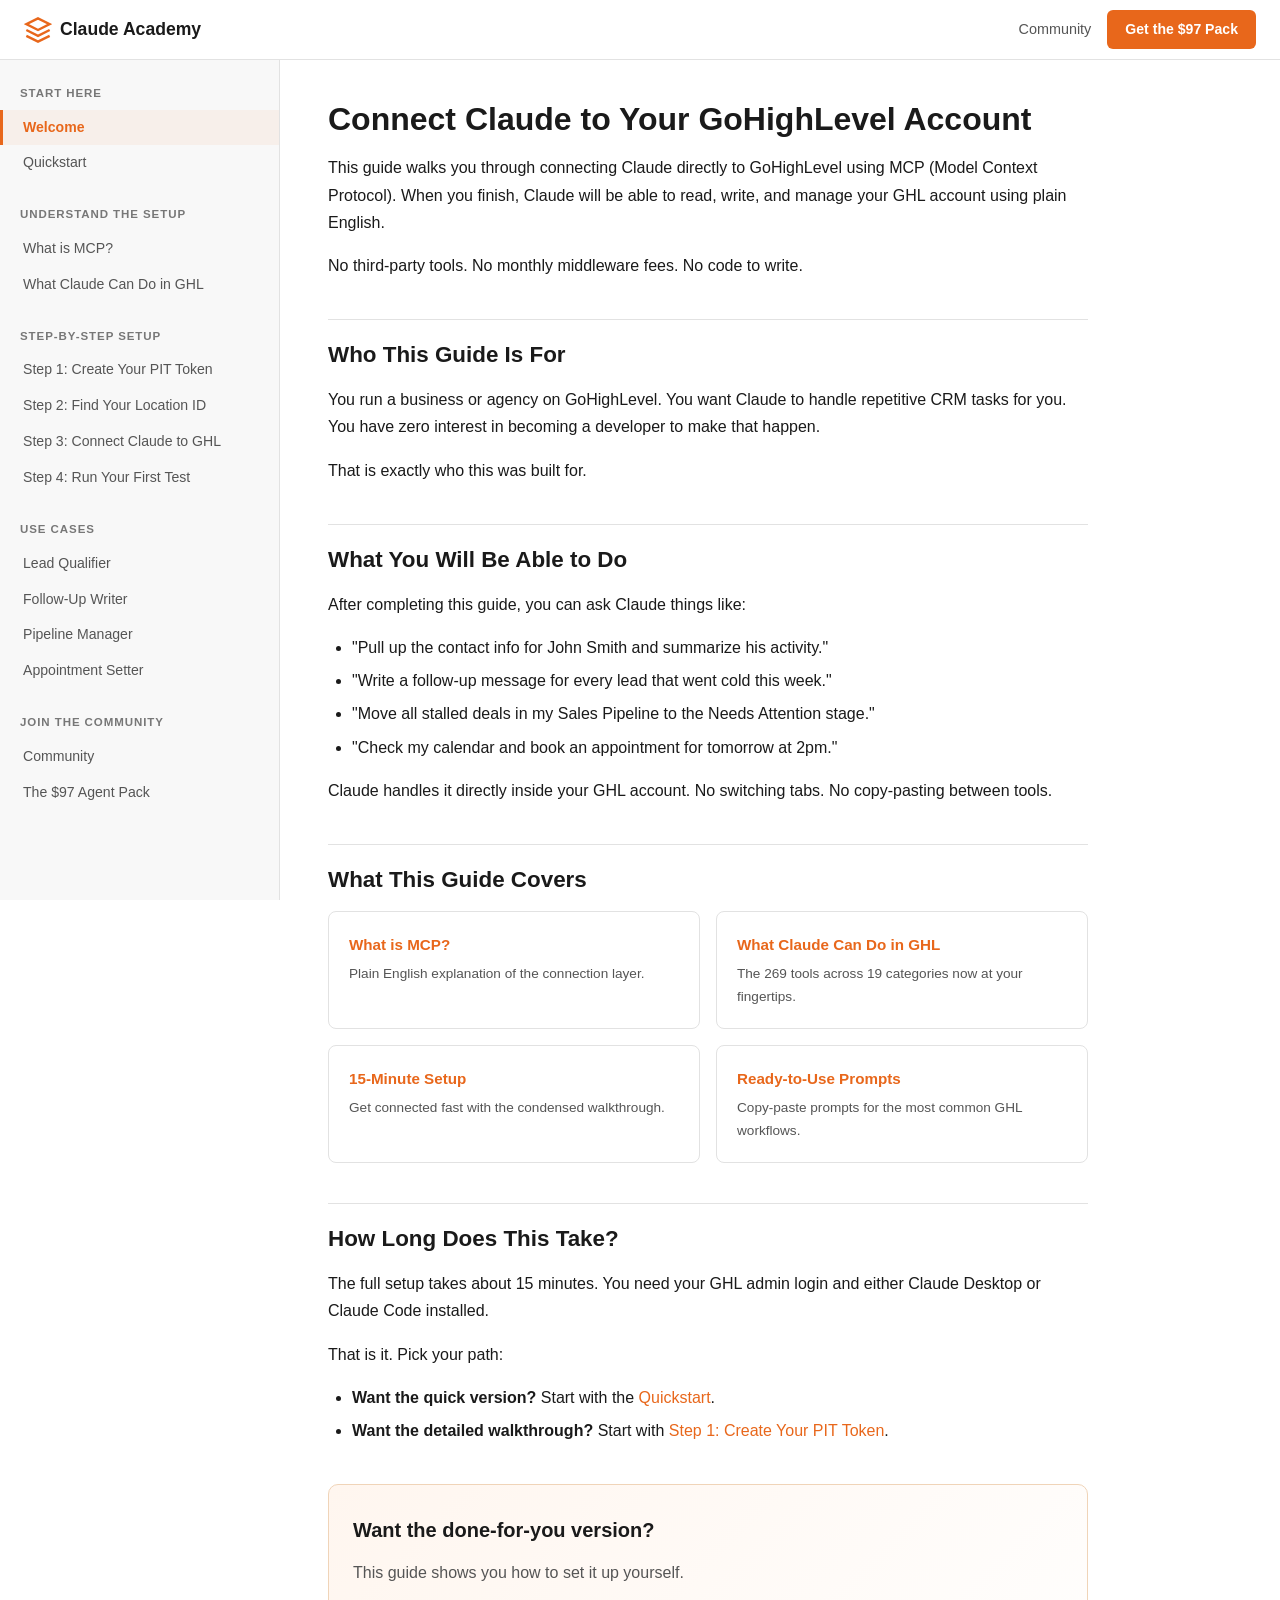
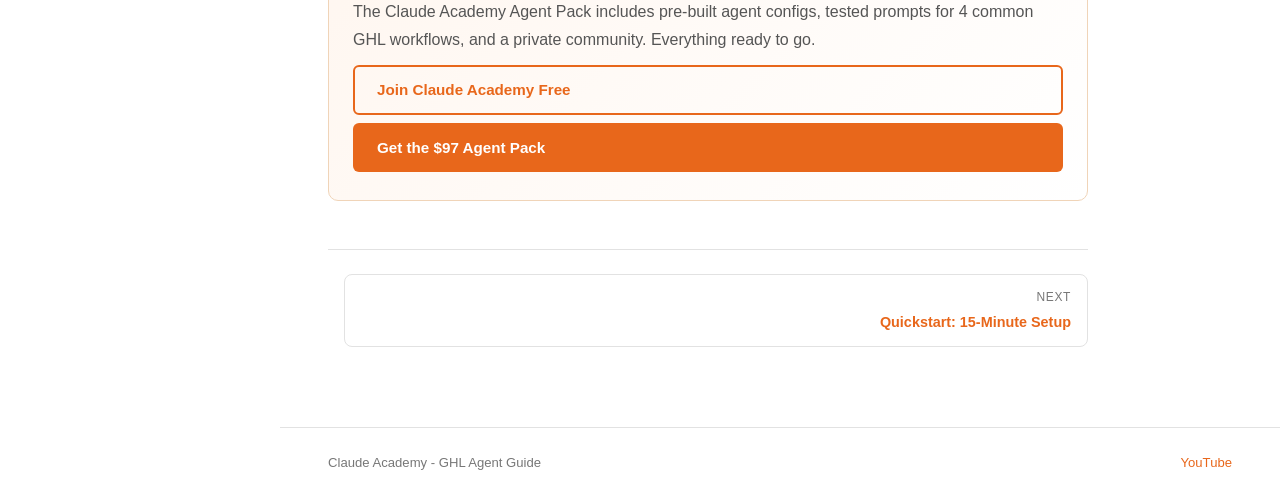
<file: docs/index.html>
<!DOCTYPE html>
<html lang="en">
<head>
  <meta charset="UTF-8">
  <meta name="viewport" content="width=device-width, initial-scale=1.0">
  <title>Connect Claude to GoHighLevel - Claude Academy</title>
  <meta name="description" content="Give Claude direct access to your GHL account. No Zapier. No Make. No developer needed.">
  <link rel="stylesheet" href="style.css">
</head>
<body>

<!-- TOPBAR -->
<header class="topbar">
  <div style="display:flex;align-items:center;gap:12px">
    <button class="menu-toggle" onclick="toggleSidebar()" aria-label="Toggle menu">
      <svg viewBox="0 0 24 24" fill="none" stroke="currentColor" stroke-width="2"><line x1="3" y1="6" x2="21" y2="6"/><line x1="3" y1="12" x2="21" y2="12"/><line x1="3" y1="18" x2="21" y2="18"/></svg>
    </button>
    <a href="index.html" class="topbar-brand">
      <svg viewBox="0 0 24 24" fill="none" stroke="currentColor" stroke-width="2"><path d="M12 2L2 7l10 5 10-5-10-5z"/><path d="M2 17l10 5 10-5"/><path d="M2 12l10 5 10-5"/></svg>
      Claude Academy
    </a>
  </div>
  <div class="topbar-right">
    <a href="https://skool.com/claude-academy" class="topbar-link" target="_blank" rel="noopener">Community</a>
    <a href="https://skool.com/claude-academy/paid" class="topbar-cta" target="_blank" rel="noopener">Get the $97 Pack</a>
  </div>
</header>

<!-- SIDEBAR OVERLAY -->
<div class="sidebar-overlay" onclick="toggleSidebar()"></div>

<!-- SIDEBAR -->
<nav class="sidebar" id="sidebar">
  <div class="sidebar-group">
    <div class="sidebar-group-title">Start Here</div>
    <a href="index.html" class="sidebar-link active">Welcome</a>
    <a href="quickstart.html" class="sidebar-link">Quickstart</a>
  </div>
  <div class="sidebar-group">
    <div class="sidebar-group-title">Understand the Setup</div>
    <a href="what-is-mcp.html" class="sidebar-link">What is MCP?</a>
    <a href="ghl-agent.html" class="sidebar-link">What Claude Can Do in GHL</a>
  </div>
  <div class="sidebar-group">
    <div class="sidebar-group-title">Step-by-Step Setup</div>
    <a href="step-1-pit.html" class="sidebar-link">Step 1: Create Your PIT Token</a>
    <a href="step-2-location.html" class="sidebar-link">Step 2: Find Your Location ID</a>
    <a href="step-3-connect.html" class="sidebar-link">Step 3: Connect Claude to GHL</a>
    <a href="step-4-test.html" class="sidebar-link">Step 4: Run Your First Test</a>
  </div>
  <div class="sidebar-group">
    <div class="sidebar-group-title">Use Cases</div>
    <a href="lead-qualifier.html" class="sidebar-link">Lead Qualifier</a>
    <a href="follow-up.html" class="sidebar-link">Follow-Up Writer</a>
    <a href="pipeline-mover.html" class="sidebar-link">Pipeline Manager</a>
    <a href="appointment.html" class="sidebar-link">Appointment Setter</a>
  </div>
  <div class="sidebar-group">
    <div class="sidebar-group-title">Join the Community</div>
    <a href="community.html" class="sidebar-link">Community</a>
    <a href="paid-pack.html" class="sidebar-link">The $97 Agent Pack</a>
  </div>
</nav>

<!-- MAIN -->
<main class="main">
  <div class="content">

    <h1>Connect Claude to Your GoHighLevel Account</h1>

    <p>This guide walks you through connecting Claude directly to GoHighLevel using MCP (Model Context Protocol). When you finish, Claude will be able to read, write, and manage your GHL account using plain English.</p>

    <p>No third-party tools. No monthly middleware fees. No code to write.</p>

    <h2>Who This Guide Is For</h2>

    <p>You run a business or agency on GoHighLevel. You want Claude to handle repetitive CRM tasks for you. You have zero interest in becoming a developer to make that happen.</p>

    <p>That is exactly who this was built for.</p>

    <h2>What You Will Be Able to Do</h2>

    <p>After completing this guide, you can ask Claude things like:</p>

    <ul>
      <li>"Pull up the contact info for John Smith and summarize his activity."</li>
      <li>"Write a follow-up message for every lead that went cold this week."</li>
      <li>"Move all stalled deals in my Sales Pipeline to the Needs Attention stage."</li>
      <li>"Check my calendar and book an appointment for tomorrow at 2pm."</li>
    </ul>

    <p>Claude handles it directly inside your GHL account. No switching tabs. No copy-pasting between tools.</p>

    <h2>What This Guide Covers</h2>

    <div class="card-grid">
      <a href="what-is-mcp.html" class="card">
        <div class="card-title">What is MCP?</div>
        <div class="card-desc">Plain English explanation of the connection layer.</div>
      </a>
      <a href="ghl-agent.html" class="card">
        <div class="card-title">What Claude Can Do in GHL</div>
        <div class="card-desc">The 269 tools across 19 categories now at your fingertips.</div>
      </a>
      <a href="quickstart.html" class="card">
        <div class="card-title">15-Minute Setup</div>
        <div class="card-desc">Get connected fast with the condensed walkthrough.</div>
      </a>
      <a href="lead-qualifier.html" class="card">
        <div class="card-title">Ready-to-Use Prompts</div>
        <div class="card-desc">Copy-paste prompts for the most common GHL workflows.</div>
      </a>
    </div>

    <h2>How Long Does This Take?</h2>

    <p>The full setup takes about 15 minutes. You need your GHL admin login and either Claude Desktop or Claude Code installed.</p>

    <p>That is it. Pick your path:</p>

    <ul>
      <li><strong>Want the quick version?</strong> Start with the <a href="quickstart.html">Quickstart</a>.</li>
      <li><strong>Want the detailed walkthrough?</strong> Start with <a href="step-1-pit.html">Step 1: Create Your PIT Token</a>.</li>
    </ul>

    <!-- CTA Box -->
    <div class="cta-box">
      <h2>Want the done-for-you version?</h2>
      <p>This guide shows you how to set it up yourself.</p>
      <p>The Claude Academy Agent Pack includes pre-built agent configs, tested prompts for 4 common GHL workflows, and a private community. Everything ready to go.</p>
      <div class="cta-links">
        <a href="https://skool.com/claude-academy" class="btn-secondary" target="_blank" rel="noopener">Join Claude Academy Free</a>
        <a href="https://skool.com/claude-academy/paid" class="btn-primary" target="_blank" rel="noopener">Get the $97 Agent Pack</a>
      </div>
    </div>

    <!-- Page Nav -->
    <div class="page-nav">
      <div></div>
      <a href="quickstart.html" class="next">
        <div class="nav-label">Next</div>
        <div class="nav-title">Quickstart: 15-Minute Setup</div>
      </a>
    </div>

  </div>
</main>

<!-- FOOTER -->
<footer class="footer">
  <span>Claude Academy - GHL Agent Guide</span>
  <a href="https://youtube.com/@claudeacademy" target="_blank" rel="noopener">YouTube</a>
</footer>

<script>
function toggleSidebar() {
  document.getElementById('sidebar').classList.toggle('open');
  document.querySelector('.sidebar-overlay').classList.toggle('open');
}
</script>
</body>
</html>
</file>
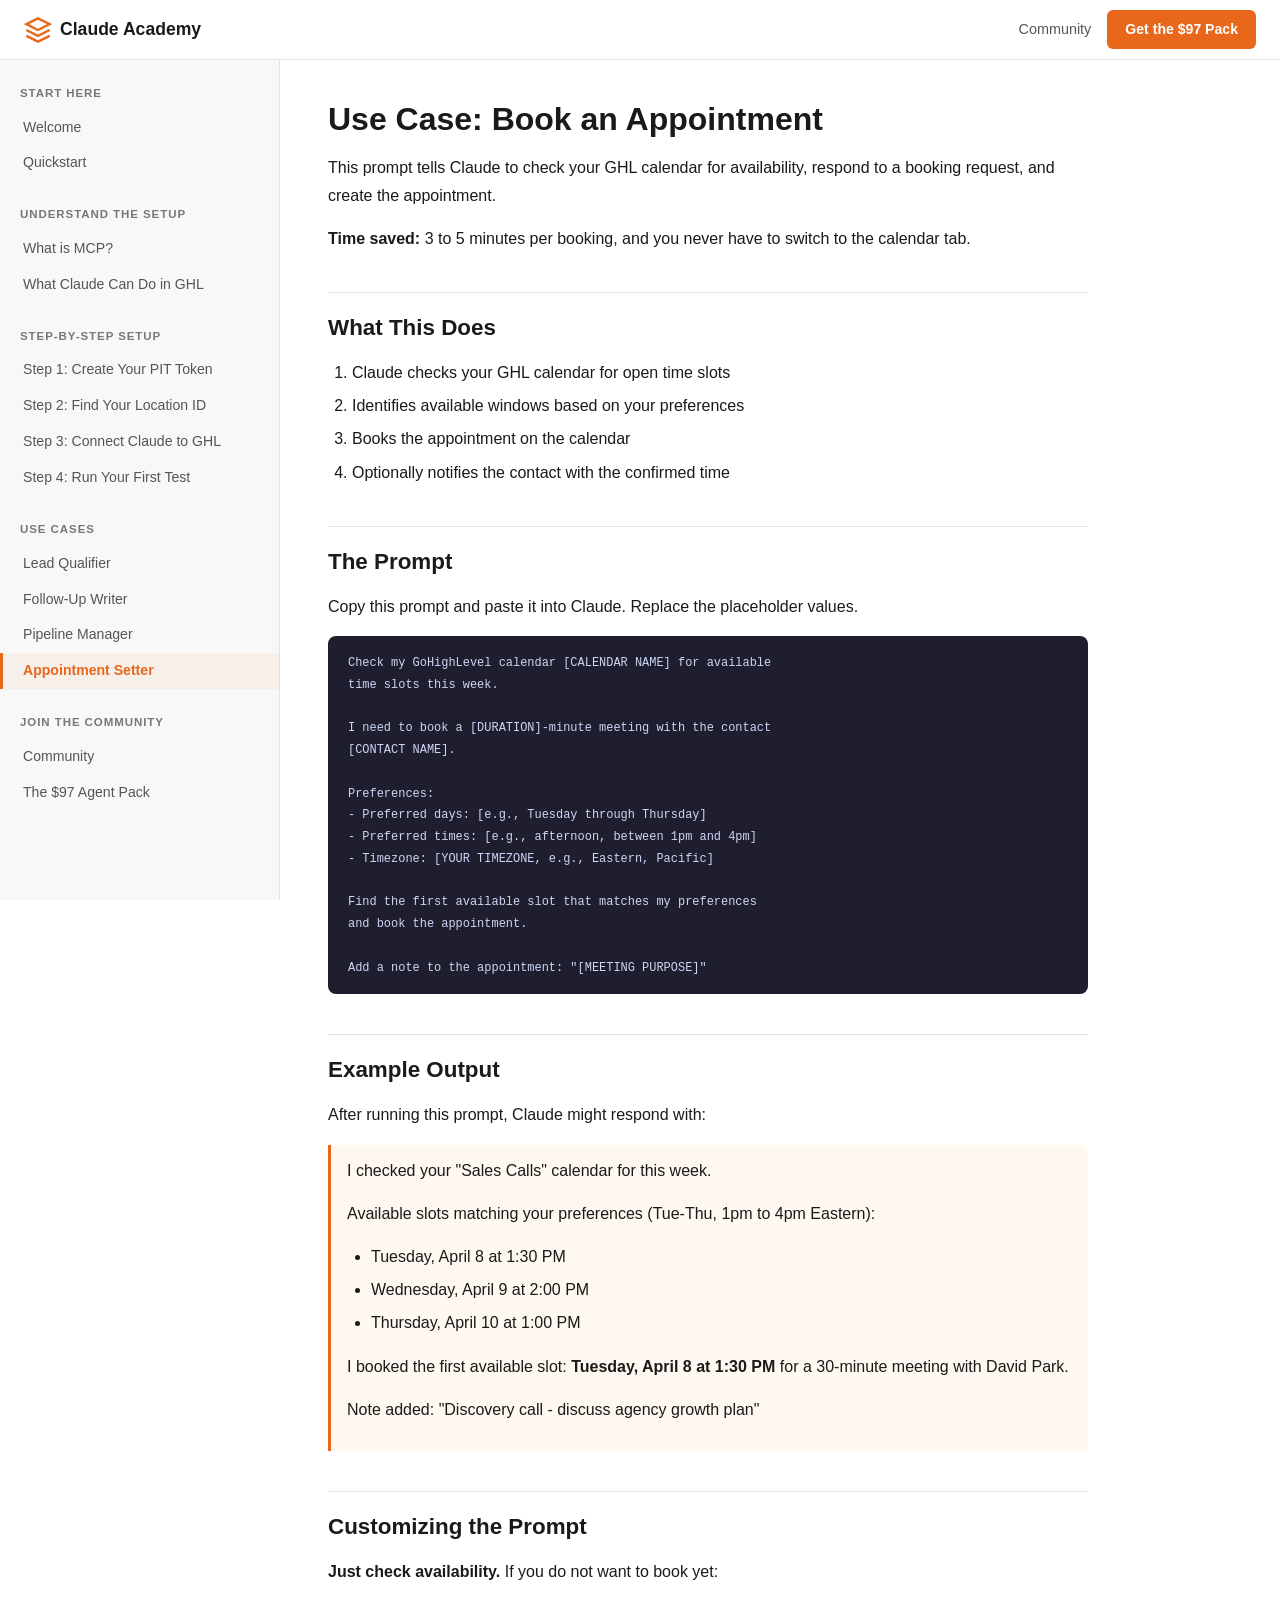
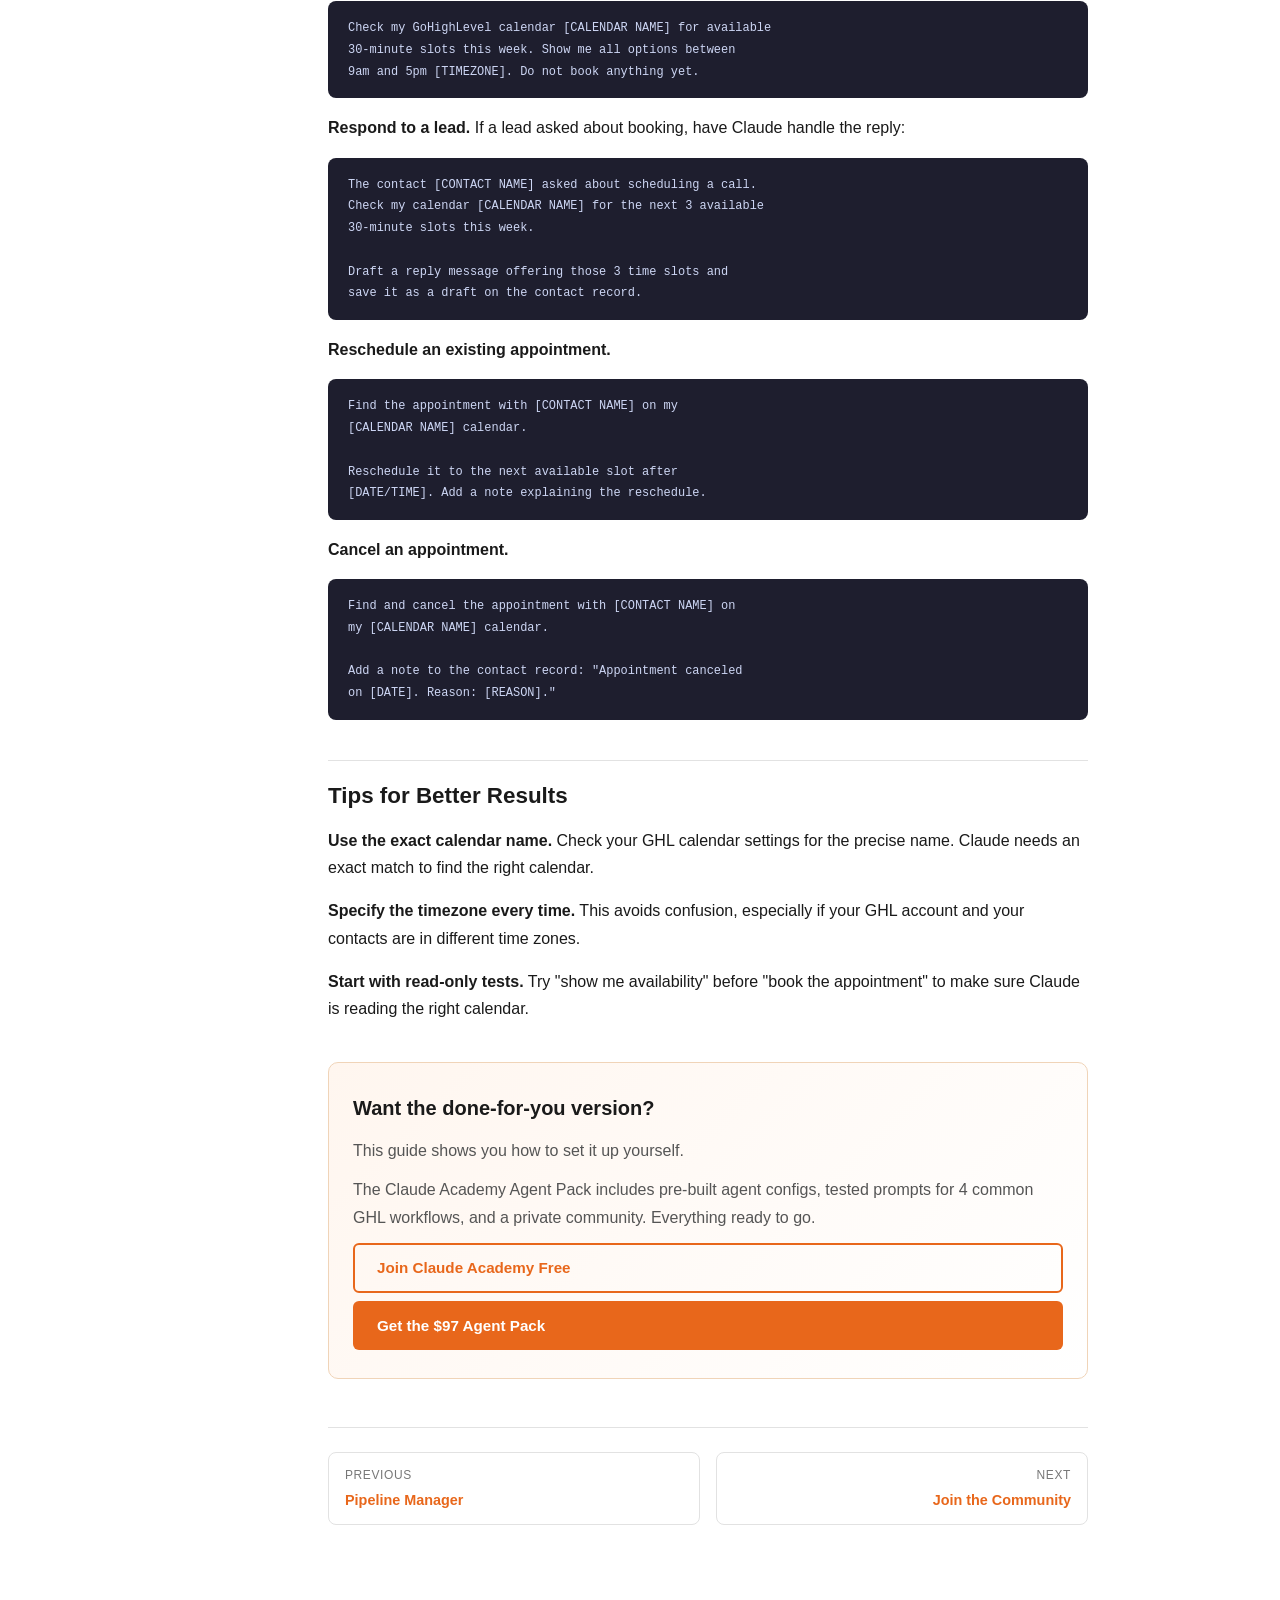
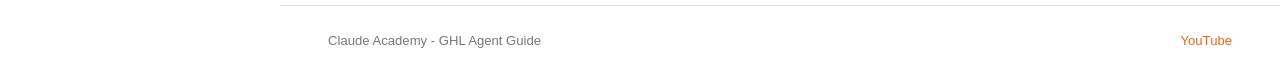
<file: docs/appointment.html>
<!DOCTYPE html>
<html lang="en">
<head>
  <meta charset="UTF-8">
  <meta name="viewport" content="width=device-width, initial-scale=1.0">
  <title>Use Case: Appointment Setter - Claude Academy</title>
  <meta name="description" content="Have Claude check your calendar and book appointments directly in GHL.">
  <link rel="stylesheet" href="style.css">
</head>
<body>

<header class="topbar">
  <div style="display:flex;align-items:center;gap:12px">
    <button class="menu-toggle" onclick="toggleSidebar()" aria-label="Toggle menu">
      <svg viewBox="0 0 24 24" fill="none" stroke="currentColor" stroke-width="2"><line x1="3" y1="6" x2="21" y2="6"/><line x1="3" y1="12" x2="21" y2="12"/><line x1="3" y1="18" x2="21" y2="18"/></svg>
    </button>
    <a href="index.html" class="topbar-brand">
      <svg viewBox="0 0 24 24" fill="none" stroke="currentColor" stroke-width="2"><path d="M12 2L2 7l10 5 10-5-10-5z"/><path d="M2 17l10 5 10-5"/><path d="M2 12l10 5 10-5"/></svg>
      Claude Academy
    </a>
  </div>
  <div class="topbar-right">
    <a href="https://skool.com/claude-academy" class="topbar-link" target="_blank" rel="noopener">Community</a>
    <a href="https://skool.com/claude-academy/paid" class="topbar-cta" target="_blank" rel="noopener">Get the $97 Pack</a>
  </div>
</header>

<div class="sidebar-overlay" onclick="toggleSidebar()"></div>

<nav class="sidebar" id="sidebar">

  <div class="sidebar-group">
    <div class="sidebar-group-title">Start Here</div>
    <a href="index.html" class="sidebar-link" data-page="index">Welcome</a>
    <a href="quickstart.html" class="sidebar-link" data-page="quickstart">Quickstart</a>
  </div>
  <div class="sidebar-group">
    <div class="sidebar-group-title">Understand the Setup</div>
    <a href="what-is-mcp.html" class="sidebar-link" data-page="what-is-mcp">What is MCP?</a>
    <a href="ghl-agent.html" class="sidebar-link" data-page="ghl-agent">What Claude Can Do in GHL</a>
  </div>
  <div class="sidebar-group">
    <div class="sidebar-group-title">Step-by-Step Setup</div>
    <a href="step-1-pit.html" class="sidebar-link" data-page="step-1-pit">Step 1: Create Your PIT Token</a>
    <a href="step-2-location.html" class="sidebar-link" data-page="step-2-location">Step 2: Find Your Location ID</a>
    <a href="step-3-connect.html" class="sidebar-link" data-page="step-3-connect">Step 3: Connect Claude to GHL</a>
    <a href="step-4-test.html" class="sidebar-link" data-page="step-4-test">Step 4: Run Your First Test</a>
  </div>
  <div class="sidebar-group">
    <div class="sidebar-group-title">Use Cases</div>
    <a href="lead-qualifier.html" class="sidebar-link" data-page="lead-qualifier">Lead Qualifier</a>
    <a href="follow-up.html" class="sidebar-link" data-page="follow-up">Follow-Up Writer</a>
    <a href="pipeline-mover.html" class="sidebar-link" data-page="pipeline-mover">Pipeline Manager</a>
    <a href="appointment.html" class="sidebar-link active" data-page="appointment">Appointment Setter</a>
  </div>
  <div class="sidebar-group">
    <div class="sidebar-group-title">Join the Community</div>
    <a href="community.html" class="sidebar-link" data-page="community">Community</a>
    <a href="paid-pack.html" class="sidebar-link" data-page="paid-pack">The $97 Agent Pack</a>
  </div>
</nav>

<main class="main">
  <div class="content">


    <h1>Use Case: Book an Appointment</h1>

    <p>This prompt tells Claude to check your GHL calendar for availability, respond to a booking request, and create the appointment.</p>

    <p><strong>Time saved:</strong> 3 to 5 minutes per booking, and you never have to switch to the calendar tab.</p>

    <h2>What This Does</h2>

    <ol>
      <li>Claude checks your GHL calendar for open time slots</li>
      <li>Identifies available windows based on your preferences</li>
      <li>Books the appointment on the calendar</li>
      <li>Optionally notifies the contact with the confirmed time</li>
    </ol>

    <h2>The Prompt</h2>

    <p>Copy this prompt and paste it into Claude. Replace the placeholder values.</p>

    <pre><code>Check my GoHighLevel calendar [CALENDAR NAME] for available
time slots this week.

I need to book a [DURATION]-minute meeting with the contact
[CONTACT NAME].

Preferences:
- Preferred days: [e.g., Tuesday through Thursday]
- Preferred times: [e.g., afternoon, between 1pm and 4pm]
- Timezone: [YOUR TIMEZONE, e.g., Eastern, Pacific]

Find the first available slot that matches my preferences
and book the appointment.

Add a note to the appointment: "[MEETING PURPOSE]"</code></pre>

    <h2>Example Output</h2>

    <p>After running this prompt, Claude might respond with:</p>

    <blockquote style="border-left:3px solid var(--brand);padding:12px 16px;background:#fff8f0;margin-bottom:16px;border-radius:0 6px 6px 0">
      <p>I checked your "Sales Calls" calendar for this week.</p>
      <p>Available slots matching your preferences (Tue-Thu, 1pm to 4pm Eastern):</p>
      <ul>
        <li>Tuesday, April 8 at 1:30 PM</li>
        <li>Wednesday, April 9 at 2:00 PM</li>
        <li>Thursday, April 10 at 1:00 PM</li>
      </ul>
      <p>I booked the first available slot: <strong>Tuesday, April 8 at 1:30 PM</strong> for a 30-minute meeting with David Park.</p>
      <p>Note added: "Discovery call - discuss agency growth plan"</p>
    </blockquote>

    <h2>Customizing the Prompt</h2>

    <p><strong>Just check availability.</strong> If you do not want to book yet:</p>

    <pre><code>Check my GoHighLevel calendar [CALENDAR NAME] for available
30-minute slots this week. Show me all options between
9am and 5pm [TIMEZONE]. Do not book anything yet.</code></pre>

    <p><strong>Respond to a lead.</strong> If a lead asked about booking, have Claude handle the reply:</p>

    <pre><code>The contact [CONTACT NAME] asked about scheduling a call.
Check my calendar [CALENDAR NAME] for the next 3 available
30-minute slots this week.

Draft a reply message offering those 3 time slots and
save it as a draft on the contact record.</code></pre>

    <p><strong>Reschedule an existing appointment.</strong></p>

    <pre><code>Find the appointment with [CONTACT NAME] on my
[CALENDAR NAME] calendar.

Reschedule it to the next available slot after
[DATE/TIME]. Add a note explaining the reschedule.</code></pre>

    <p><strong>Cancel an appointment.</strong></p>

    <pre><code>Find and cancel the appointment with [CONTACT NAME] on
my [CALENDAR NAME] calendar.

Add a note to the contact record: "Appointment canceled
on [DATE]. Reason: [REASON]."</code></pre>

    <h2>Tips for Better Results</h2>

    <p><strong>Use the exact calendar name.</strong> Check your GHL calendar settings for the precise name. Claude needs an exact match to find the right calendar.</p>

    <p><strong>Specify the timezone every time.</strong> This avoids confusion, especially if your GHL account and your contacts are in different time zones.</p>

    <p><strong>Start with read-only tests.</strong> Try "show me availability" before "book the appointment" to make sure Claude is reading the right calendar.</p>


    <div class="cta-box">
      <h2>Want the done-for-you version?</h2>
      <p>This guide shows you how to set it up yourself.</p>
      <p>The Claude Academy Agent Pack includes pre-built agent configs, tested prompts for 4 common GHL workflows, and a private community. Everything ready to go.</p>
      <div class="cta-links">
        <a href="https://skool.com/claude-academy" class="btn-secondary" target="_blank" rel="noopener">Join Claude Academy Free</a>
        <a href="https://skool.com/claude-academy/paid" class="btn-primary" target="_blank" rel="noopener">Get the $97 Agent Pack</a>
      </div>
    </div>

    <div class="page-nav">
      <a href="pipeline-mover.html">
        <div class="nav-label">Previous</div>
        <div class="nav-title">Pipeline Manager</div>
      </a>
      <a href="community.html" class="next">
        <div class="nav-label">Next</div>
        <div class="nav-title">Join the Community</div>
      </a>
    </div>

  </div>
</main>

<footer class="footer">
  <span>Claude Academy - GHL Agent Guide</span>
  <a href="https://youtube.com/@claudeacademy" target="_blank" rel="noopener">YouTube</a>
</footer>

<script>
function toggleSidebar() {
  document.getElementById('sidebar').classList.toggle('open');
  document.querySelector('.sidebar-overlay').classList.toggle('open');
}
</script>
</body>
</html>
</file>
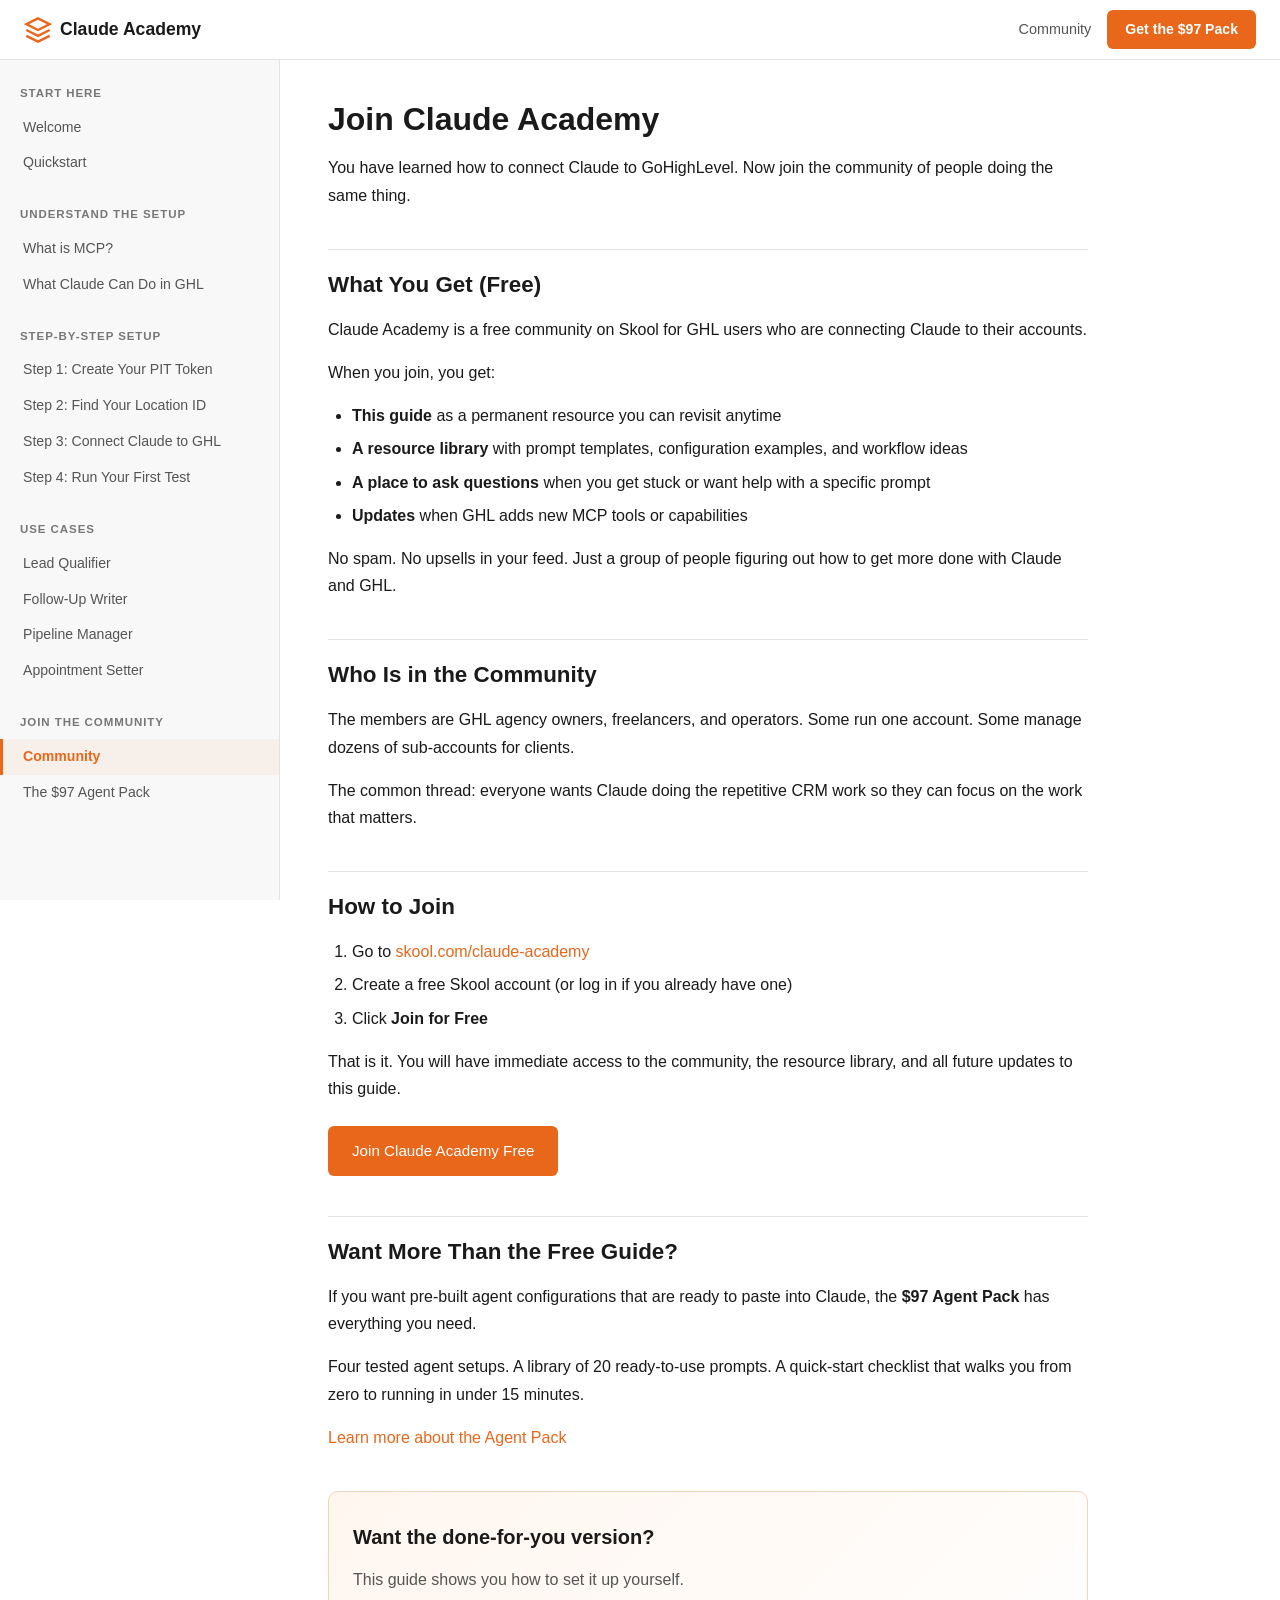
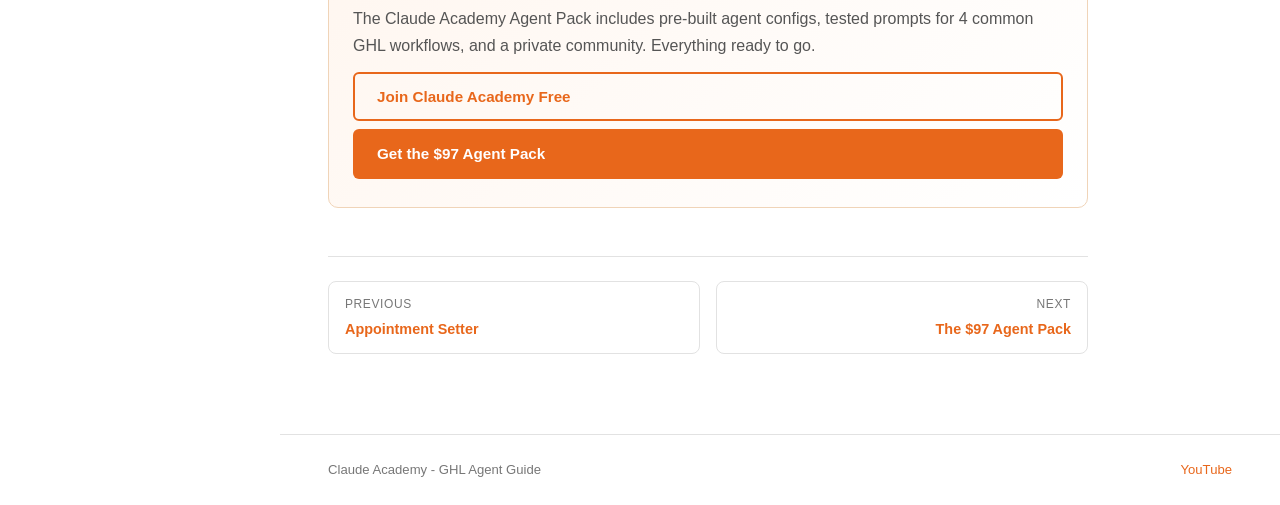
<file: docs/community.html>
<!DOCTYPE html>
<html lang="en">
<head>
  <meta charset="UTF-8">
  <meta name="viewport" content="width=device-width, initial-scale=1.0">
  <title>Join the Community - Claude Academy</title>
  <meta name="description" content="Join Claude Academy on Skool for free. Get help, share wins, and access the resource library.">
  <link rel="stylesheet" href="style.css">
</head>
<body>

<header class="topbar">
  <div style="display:flex;align-items:center;gap:12px">
    <button class="menu-toggle" onclick="toggleSidebar()" aria-label="Toggle menu">
      <svg viewBox="0 0 24 24" fill="none" stroke="currentColor" stroke-width="2"><line x1="3" y1="6" x2="21" y2="6"/><line x1="3" y1="12" x2="21" y2="12"/><line x1="3" y1="18" x2="21" y2="18"/></svg>
    </button>
    <a href="index.html" class="topbar-brand">
      <svg viewBox="0 0 24 24" fill="none" stroke="currentColor" stroke-width="2"><path d="M12 2L2 7l10 5 10-5-10-5z"/><path d="M2 17l10 5 10-5"/><path d="M2 12l10 5 10-5"/></svg>
      Claude Academy
    </a>
  </div>
  <div class="topbar-right">
    <a href="https://skool.com/claude-academy" class="topbar-link" target="_blank" rel="noopener">Community</a>
    <a href="https://skool.com/claude-academy/paid" class="topbar-cta" target="_blank" rel="noopener">Get the $97 Pack</a>
  </div>
</header>

<div class="sidebar-overlay" onclick="toggleSidebar()"></div>

<nav class="sidebar" id="sidebar">

  <div class="sidebar-group">
    <div class="sidebar-group-title">Start Here</div>
    <a href="index.html" class="sidebar-link" data-page="index">Welcome</a>
    <a href="quickstart.html" class="sidebar-link" data-page="quickstart">Quickstart</a>
  </div>
  <div class="sidebar-group">
    <div class="sidebar-group-title">Understand the Setup</div>
    <a href="what-is-mcp.html" class="sidebar-link" data-page="what-is-mcp">What is MCP?</a>
    <a href="ghl-agent.html" class="sidebar-link" data-page="ghl-agent">What Claude Can Do in GHL</a>
  </div>
  <div class="sidebar-group">
    <div class="sidebar-group-title">Step-by-Step Setup</div>
    <a href="step-1-pit.html" class="sidebar-link" data-page="step-1-pit">Step 1: Create Your PIT Token</a>
    <a href="step-2-location.html" class="sidebar-link" data-page="step-2-location">Step 2: Find Your Location ID</a>
    <a href="step-3-connect.html" class="sidebar-link" data-page="step-3-connect">Step 3: Connect Claude to GHL</a>
    <a href="step-4-test.html" class="sidebar-link" data-page="step-4-test">Step 4: Run Your First Test</a>
  </div>
  <div class="sidebar-group">
    <div class="sidebar-group-title">Use Cases</div>
    <a href="lead-qualifier.html" class="sidebar-link" data-page="lead-qualifier">Lead Qualifier</a>
    <a href="follow-up.html" class="sidebar-link" data-page="follow-up">Follow-Up Writer</a>
    <a href="pipeline-mover.html" class="sidebar-link" data-page="pipeline-mover">Pipeline Manager</a>
    <a href="appointment.html" class="sidebar-link" data-page="appointment">Appointment Setter</a>
  </div>
  <div class="sidebar-group">
    <div class="sidebar-group-title">Join the Community</div>
    <a href="community.html" class="sidebar-link active" data-page="community">Community</a>
    <a href="paid-pack.html" class="sidebar-link" data-page="paid-pack">The $97 Agent Pack</a>
  </div>
</nav>

<main class="main">
  <div class="content">


    <h1>Join Claude Academy</h1>

    <p>You have learned how to connect Claude to GoHighLevel. Now join the community of people doing the same thing.</p>

    <h2>What You Get (Free)</h2>

    <p>Claude Academy is a free community on Skool for GHL users who are connecting Claude to their accounts.</p>

    <p>When you join, you get:</p>

    <ul>
      <li><strong>This guide</strong> as a permanent resource you can revisit anytime</li>
      <li><strong>A resource library</strong> with prompt templates, configuration examples, and workflow ideas</li>
      <li><strong>A place to ask questions</strong> when you get stuck or want help with a specific prompt</li>
      <li><strong>Updates</strong> when GHL adds new MCP tools or capabilities</li>
    </ul>

    <p>No spam. No upsells in your feed. Just a group of people figuring out how to get more done with Claude and GHL.</p>

    <h2>Who Is in the Community</h2>

    <p>The members are GHL agency owners, freelancers, and operators. Some run one account. Some manage dozens of sub-accounts for clients.</p>

    <p>The common thread: everyone wants Claude doing the repetitive CRM work so they can focus on the work that matters.</p>

    <h2>How to Join</h2>

    <ol>
      <li>Go to <a href="https://skool.com/claude-academy" target="_blank" rel="noopener">skool.com/claude-academy</a></li>
      <li>Create a free Skool account (or log in if you already have one)</li>
      <li>Click <strong>Join for Free</strong></li>
    </ol>

    <p>That is it. You will have immediate access to the community, the resource library, and all future updates to this guide.</p>

    <p style="margin-top:24px"><a href="https://skool.com/claude-academy" class="btn-primary" target="_blank" rel="noopener">Join Claude Academy Free</a></p>

    <h2>Want More Than the Free Guide?</h2>

    <p>If you want pre-built agent configurations that are ready to paste into Claude, the <strong>$97 Agent Pack</strong> has everything you need.</p>

    <p>Four tested agent setups. A library of 20 ready-to-use prompts. A quick-start checklist that walks you from zero to running in under 15 minutes.</p>

    <p><a href="paid-pack.html">Learn more about the Agent Pack</a></p>


    <div class="cta-box">
      <h2>Want the done-for-you version?</h2>
      <p>This guide shows you how to set it up yourself.</p>
      <p>The Claude Academy Agent Pack includes pre-built agent configs, tested prompts for 4 common GHL workflows, and a private community. Everything ready to go.</p>
      <div class="cta-links">
        <a href="https://skool.com/claude-academy" class="btn-secondary" target="_blank" rel="noopener">Join Claude Academy Free</a>
        <a href="https://skool.com/claude-academy/paid" class="btn-primary" target="_blank" rel="noopener">Get the $97 Agent Pack</a>
      </div>
    </div>

    <div class="page-nav">
      <a href="appointment.html">
        <div class="nav-label">Previous</div>
        <div class="nav-title">Appointment Setter</div>
      </a>
      <a href="paid-pack.html" class="next">
        <div class="nav-label">Next</div>
        <div class="nav-title">The $97 Agent Pack</div>
      </a>
    </div>

  </div>
</main>

<footer class="footer">
  <span>Claude Academy - GHL Agent Guide</span>
  <a href="https://youtube.com/@claudeacademy" target="_blank" rel="noopener">YouTube</a>
</footer>

<script>
function toggleSidebar() {
  document.getElementById('sidebar').classList.toggle('open');
  document.querySelector('.sidebar-overlay').classList.toggle('open');
}
</script>
</body>
</html>
</file>
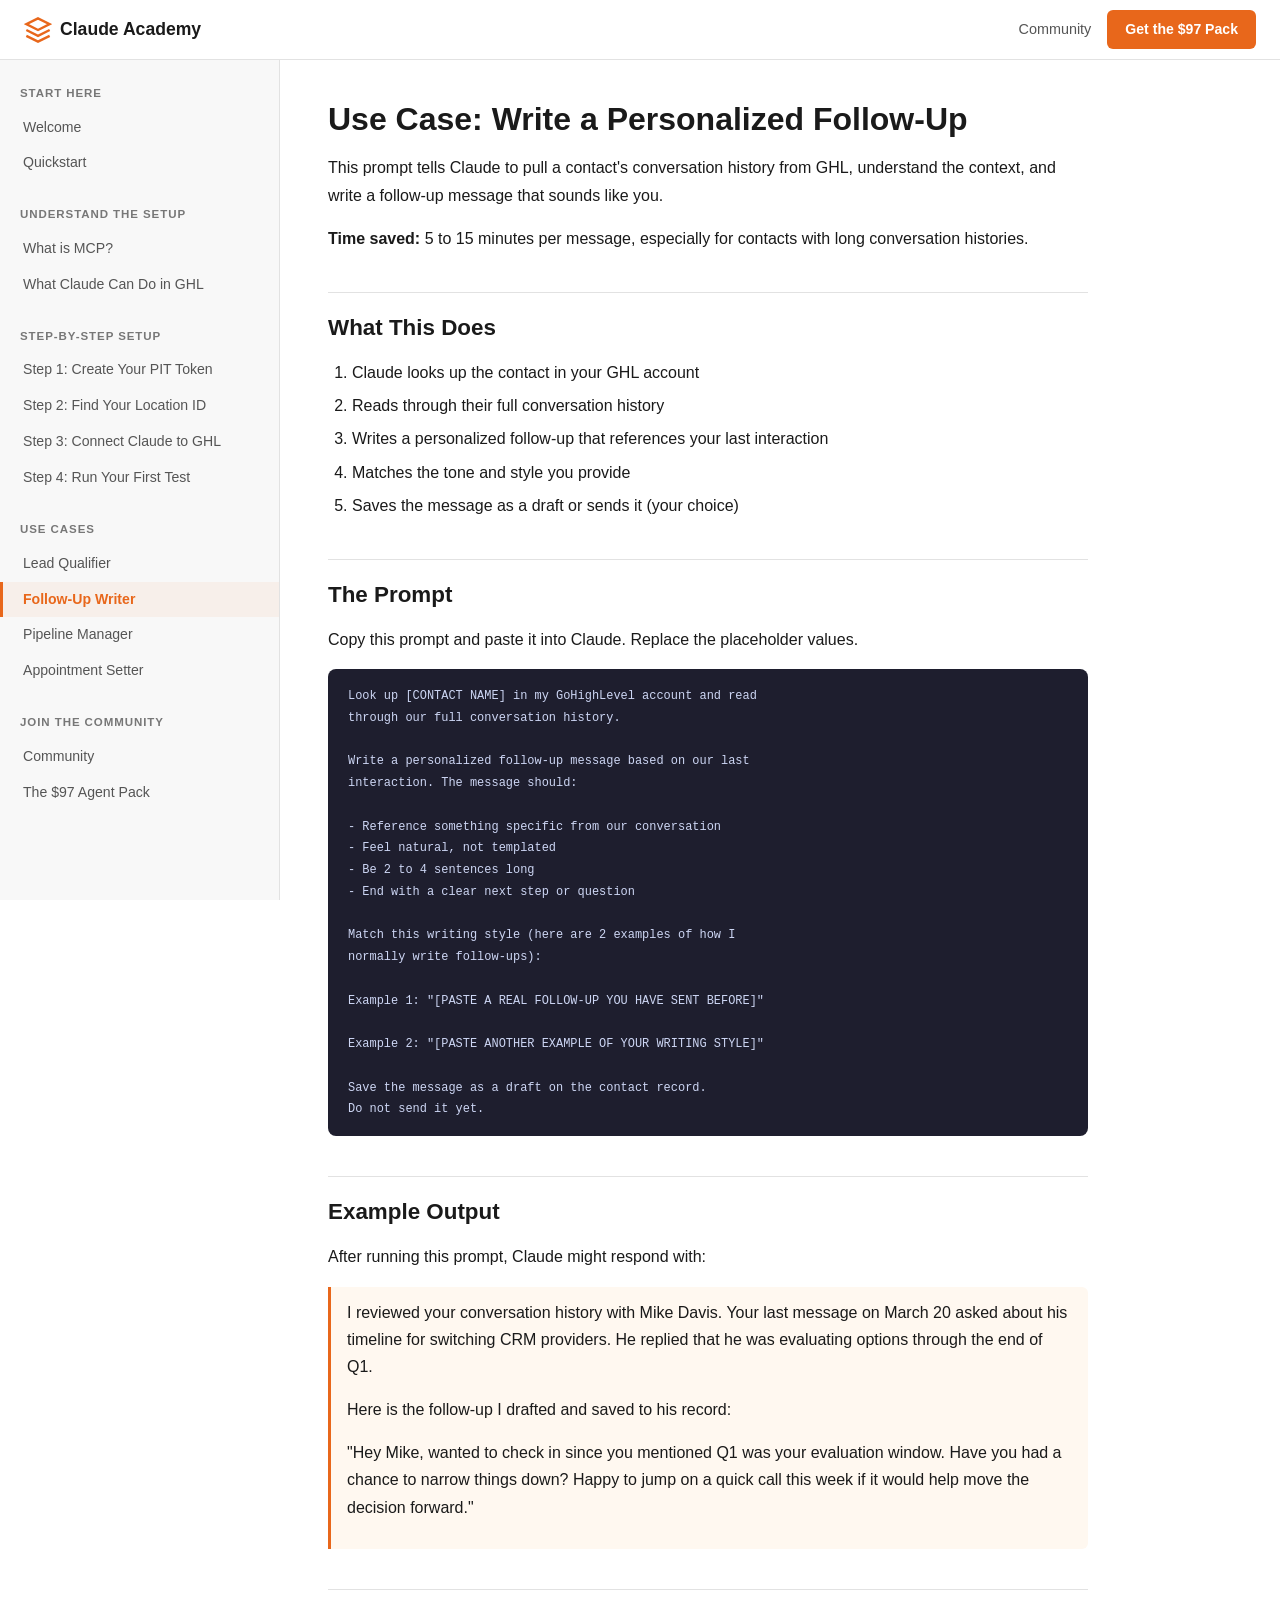
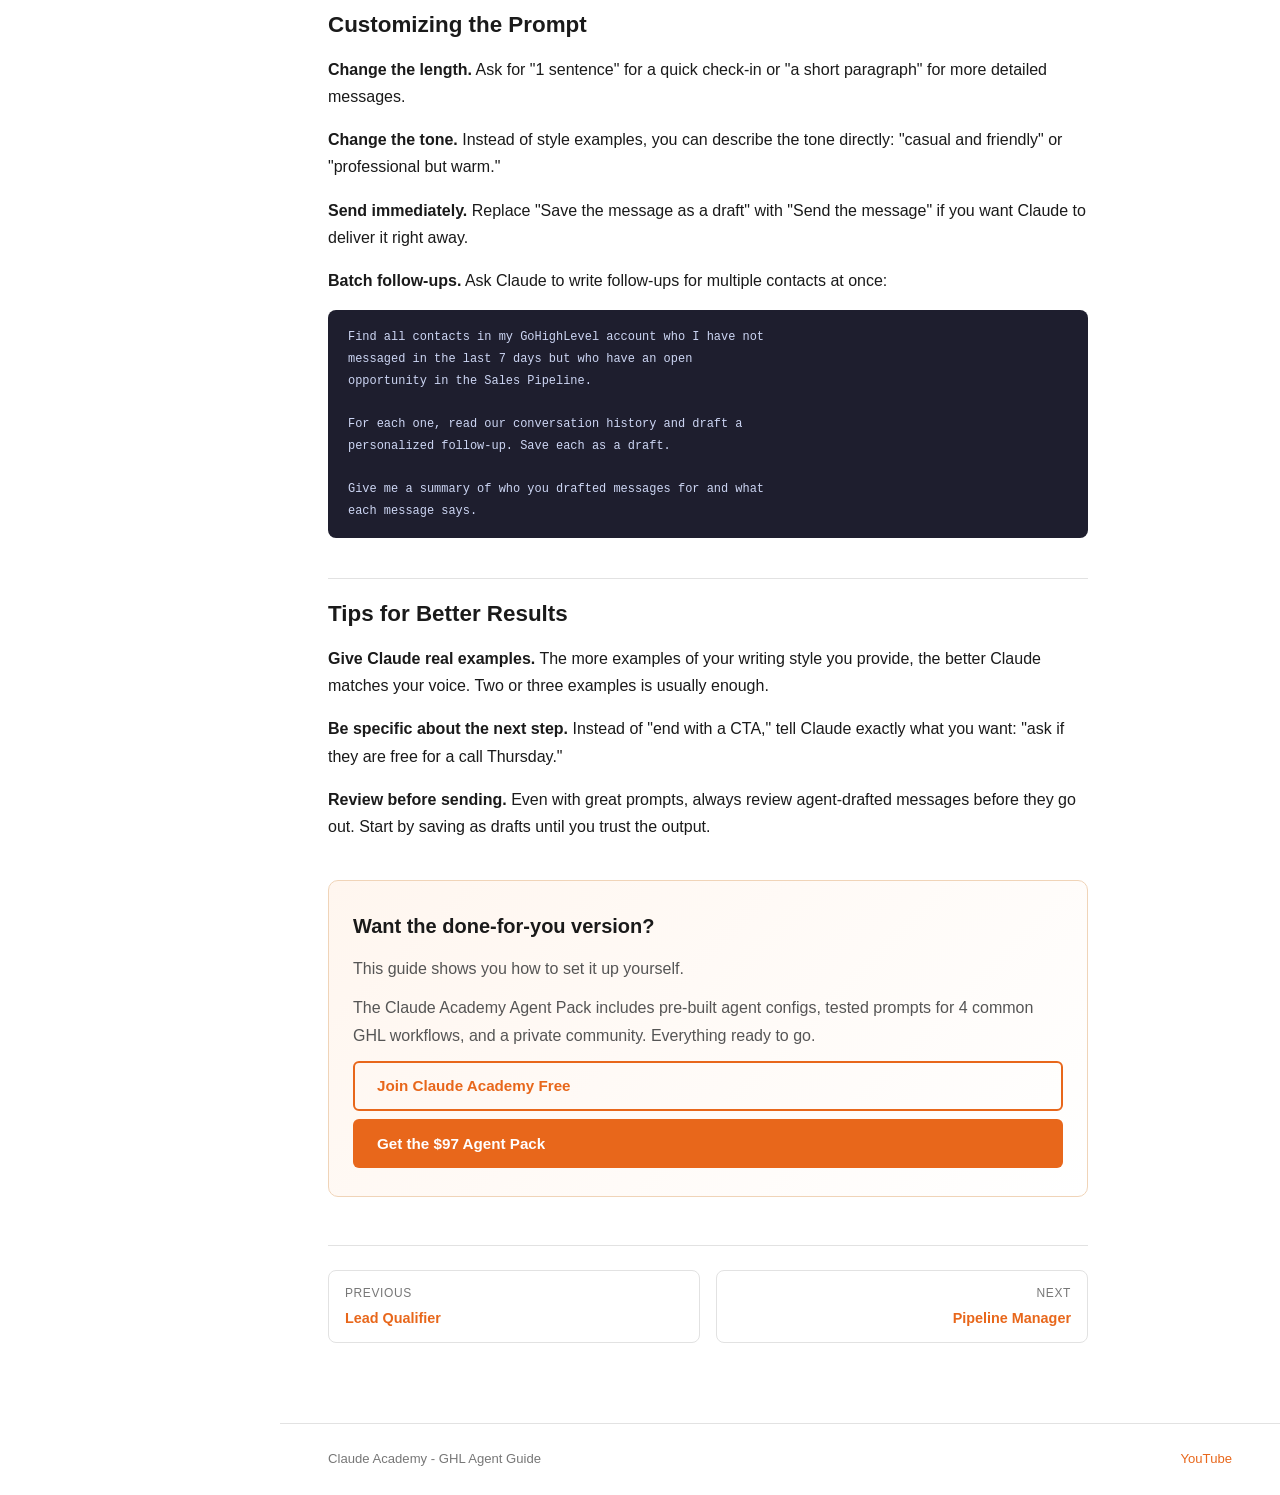
<file: docs/follow-up.html>
<!DOCTYPE html>
<html lang="en">
<head>
  <meta charset="UTF-8">
  <meta name="viewport" content="width=device-width, initial-scale=1.0">
  <title>Use Case: Follow-Up Writer - Claude Academy</title>
  <meta name="description" content="Have Claude draft a personalized follow-up message based on your conversation history in GHL.">
  <link rel="stylesheet" href="style.css">
</head>
<body>

<header class="topbar">
  <div style="display:flex;align-items:center;gap:12px">
    <button class="menu-toggle" onclick="toggleSidebar()" aria-label="Toggle menu">
      <svg viewBox="0 0 24 24" fill="none" stroke="currentColor" stroke-width="2"><line x1="3" y1="6" x2="21" y2="6"/><line x1="3" y1="12" x2="21" y2="12"/><line x1="3" y1="18" x2="21" y2="18"/></svg>
    </button>
    <a href="index.html" class="topbar-brand">
      <svg viewBox="0 0 24 24" fill="none" stroke="currentColor" stroke-width="2"><path d="M12 2L2 7l10 5 10-5-10-5z"/><path d="M2 17l10 5 10-5"/><path d="M2 12l10 5 10-5"/></svg>
      Claude Academy
    </a>
  </div>
  <div class="topbar-right">
    <a href="https://skool.com/claude-academy" class="topbar-link" target="_blank" rel="noopener">Community</a>
    <a href="https://skool.com/claude-academy/paid" class="topbar-cta" target="_blank" rel="noopener">Get the $97 Pack</a>
  </div>
</header>

<div class="sidebar-overlay" onclick="toggleSidebar()"></div>

<nav class="sidebar" id="sidebar">

  <div class="sidebar-group">
    <div class="sidebar-group-title">Start Here</div>
    <a href="index.html" class="sidebar-link" data-page="index">Welcome</a>
    <a href="quickstart.html" class="sidebar-link" data-page="quickstart">Quickstart</a>
  </div>
  <div class="sidebar-group">
    <div class="sidebar-group-title">Understand the Setup</div>
    <a href="what-is-mcp.html" class="sidebar-link" data-page="what-is-mcp">What is MCP?</a>
    <a href="ghl-agent.html" class="sidebar-link" data-page="ghl-agent">What Claude Can Do in GHL</a>
  </div>
  <div class="sidebar-group">
    <div class="sidebar-group-title">Step-by-Step Setup</div>
    <a href="step-1-pit.html" class="sidebar-link" data-page="step-1-pit">Step 1: Create Your PIT Token</a>
    <a href="step-2-location.html" class="sidebar-link" data-page="step-2-location">Step 2: Find Your Location ID</a>
    <a href="step-3-connect.html" class="sidebar-link" data-page="step-3-connect">Step 3: Connect Claude to GHL</a>
    <a href="step-4-test.html" class="sidebar-link" data-page="step-4-test">Step 4: Run Your First Test</a>
  </div>
  <div class="sidebar-group">
    <div class="sidebar-group-title">Use Cases</div>
    <a href="lead-qualifier.html" class="sidebar-link" data-page="lead-qualifier">Lead Qualifier</a>
    <a href="follow-up.html" class="sidebar-link active" data-page="follow-up">Follow-Up Writer</a>
    <a href="pipeline-mover.html" class="sidebar-link" data-page="pipeline-mover">Pipeline Manager</a>
    <a href="appointment.html" class="sidebar-link" data-page="appointment">Appointment Setter</a>
  </div>
  <div class="sidebar-group">
    <div class="sidebar-group-title">Join the Community</div>
    <a href="community.html" class="sidebar-link" data-page="community">Community</a>
    <a href="paid-pack.html" class="sidebar-link" data-page="paid-pack">The $97 Agent Pack</a>
  </div>
</nav>

<main class="main">
  <div class="content">


    <h1>Use Case: Write a Personalized Follow-Up</h1>

    <p>This prompt tells Claude to pull a contact's conversation history from GHL, understand the context, and write a follow-up message that sounds like you.</p>

    <p><strong>Time saved:</strong> 5 to 15 minutes per message, especially for contacts with long conversation histories.</p>

    <h2>What This Does</h2>

    <ol>
      <li>Claude looks up the contact in your GHL account</li>
      <li>Reads through their full conversation history</li>
      <li>Writes a personalized follow-up that references your last interaction</li>
      <li>Matches the tone and style you provide</li>
      <li>Saves the message as a draft or sends it (your choice)</li>
    </ol>

    <h2>The Prompt</h2>

    <p>Copy this prompt and paste it into Claude. Replace the placeholder values.</p>

    <pre><code>Look up [CONTACT NAME] in my GoHighLevel account and read
through our full conversation history.

Write a personalized follow-up message based on our last
interaction. The message should:

- Reference something specific from our conversation
- Feel natural, not templated
- Be 2 to 4 sentences long
- End with a clear next step or question

Match this writing style (here are 2 examples of how I
normally write follow-ups):

Example 1: "[PASTE A REAL FOLLOW-UP YOU HAVE SENT BEFORE]"

Example 2: "[PASTE ANOTHER EXAMPLE OF YOUR WRITING STYLE]"

Save the message as a draft on the contact record.
Do not send it yet.</code></pre>

    <h2>Example Output</h2>

    <p>After running this prompt, Claude might respond with:</p>

    <blockquote style="border-left:3px solid var(--brand);padding:12px 16px;background:#fff8f0;margin-bottom:16px;border-radius:0 6px 6px 0">
      <p>I reviewed your conversation history with Mike Davis. Your last message on March 20 asked about his timeline for switching CRM providers. He replied that he was evaluating options through the end of Q1.</p>
      <p>Here is the follow-up I drafted and saved to his record:</p>
      <p>"Hey Mike, wanted to check in since you mentioned Q1 was your evaluation window. Have you had a chance to narrow things down? Happy to jump on a quick call this week if it would help move the decision forward."</p>
    </blockquote>

    <h2>Customizing the Prompt</h2>

    <p><strong>Change the length.</strong> Ask for "1 sentence" for a quick check-in or "a short paragraph" for more detailed messages.</p>

    <p><strong>Change the tone.</strong> Instead of style examples, you can describe the tone directly: "casual and friendly" or "professional but warm."</p>

    <p><strong>Send immediately.</strong> Replace "Save the message as a draft" with "Send the message" if you want Claude to deliver it right away.</p>

    <p><strong>Batch follow-ups.</strong> Ask Claude to write follow-ups for multiple contacts at once:</p>

    <pre><code>Find all contacts in my GoHighLevel account who I have not
messaged in the last 7 days but who have an open
opportunity in the Sales Pipeline.

For each one, read our conversation history and draft a
personalized follow-up. Save each as a draft.

Give me a summary of who you drafted messages for and what
each message says.</code></pre>

    <h2>Tips for Better Results</h2>

    <p><strong>Give Claude real examples.</strong> The more examples of your writing style you provide, the better Claude matches your voice. Two or three examples is usually enough.</p>

    <p><strong>Be specific about the next step.</strong> Instead of "end with a CTA," tell Claude exactly what you want: "ask if they are free for a call Thursday."</p>

    <p><strong>Review before sending.</strong> Even with great prompts, always review agent-drafted messages before they go out. Start by saving as drafts until you trust the output.</p>


    <div class="cta-box">
      <h2>Want the done-for-you version?</h2>
      <p>This guide shows you how to set it up yourself.</p>
      <p>The Claude Academy Agent Pack includes pre-built agent configs, tested prompts for 4 common GHL workflows, and a private community. Everything ready to go.</p>
      <div class="cta-links">
        <a href="https://skool.com/claude-academy" class="btn-secondary" target="_blank" rel="noopener">Join Claude Academy Free</a>
        <a href="https://skool.com/claude-academy/paid" class="btn-primary" target="_blank" rel="noopener">Get the $97 Agent Pack</a>
      </div>
    </div>

    <div class="page-nav">
      <a href="lead-qualifier.html">
        <div class="nav-label">Previous</div>
        <div class="nav-title">Lead Qualifier</div>
      </a>
      <a href="pipeline-mover.html" class="next">
        <div class="nav-label">Next</div>
        <div class="nav-title">Pipeline Manager</div>
      </a>
    </div>

  </div>
</main>

<footer class="footer">
  <span>Claude Academy - GHL Agent Guide</span>
  <a href="https://youtube.com/@claudeacademy" target="_blank" rel="noopener">YouTube</a>
</footer>

<script>
function toggleSidebar() {
  document.getElementById('sidebar').classList.toggle('open');
  document.querySelector('.sidebar-overlay').classList.toggle('open');
}
</script>
</body>
</html>
</file>
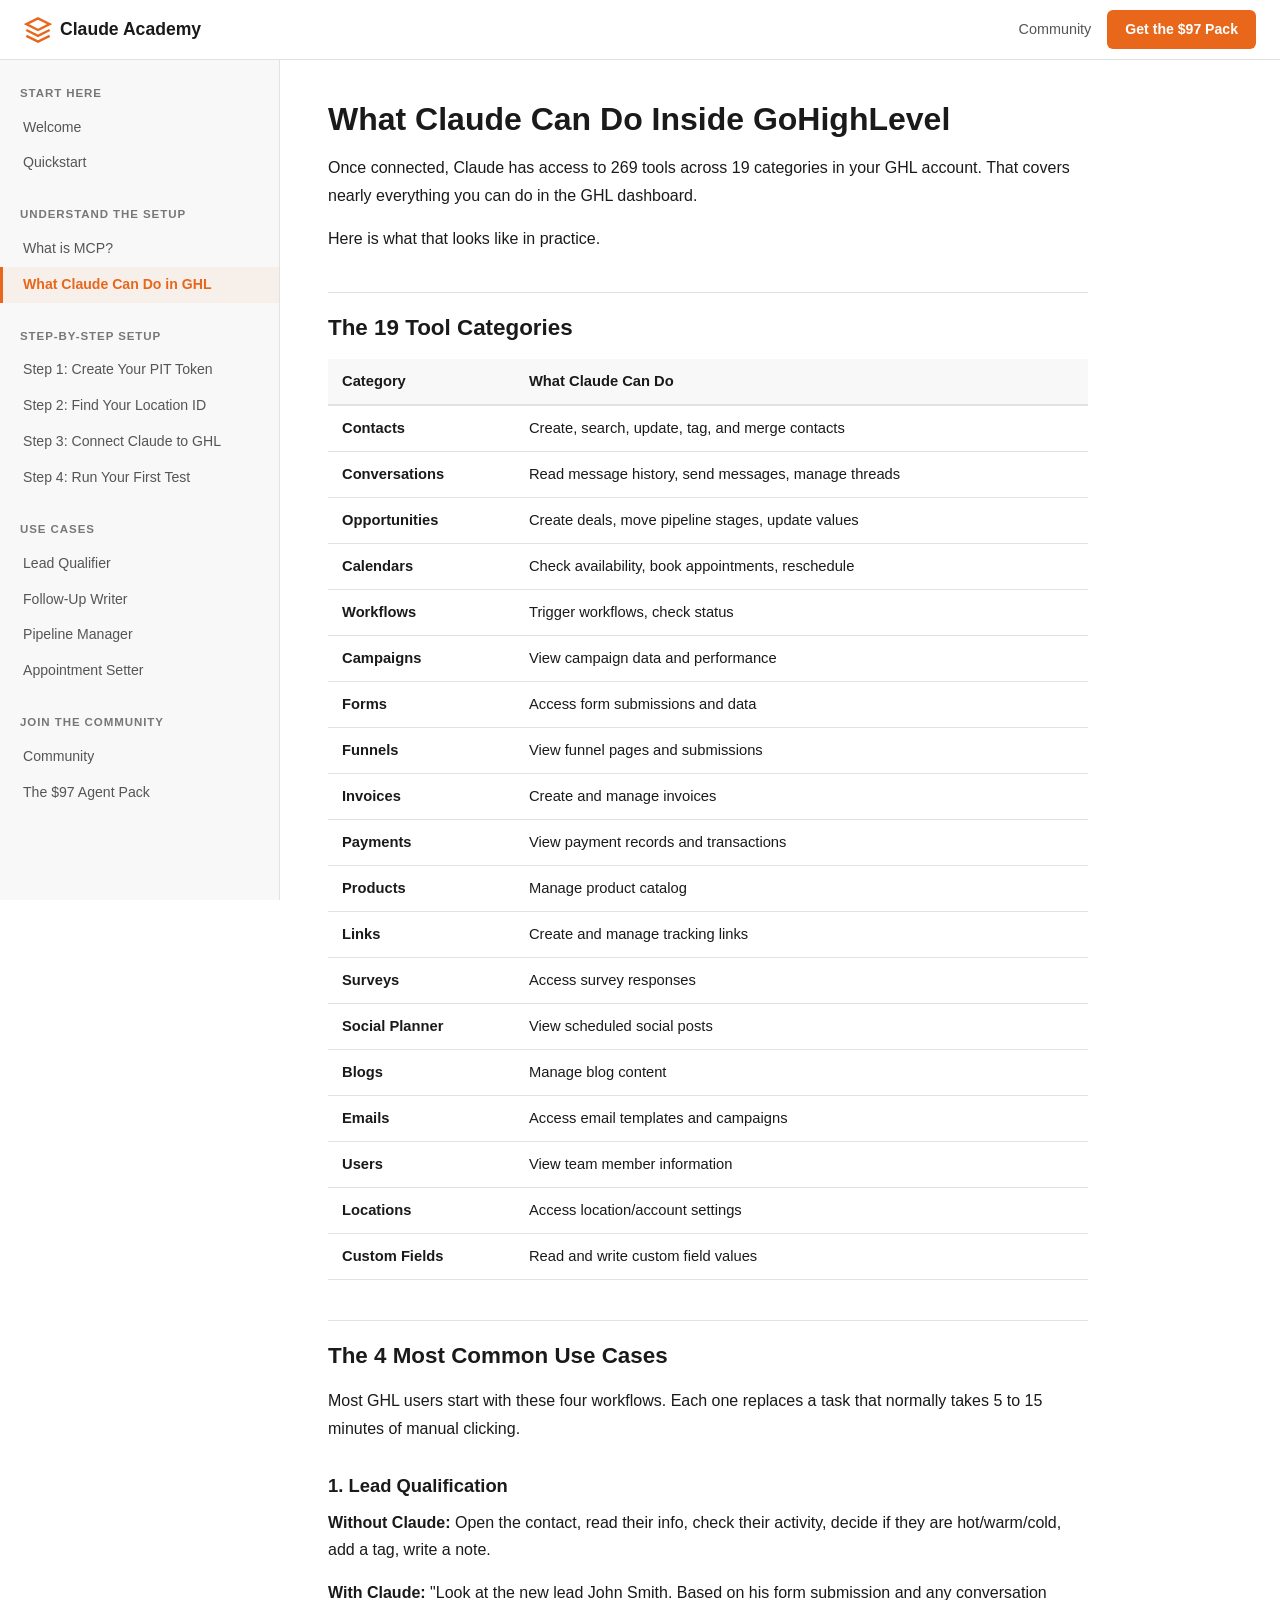
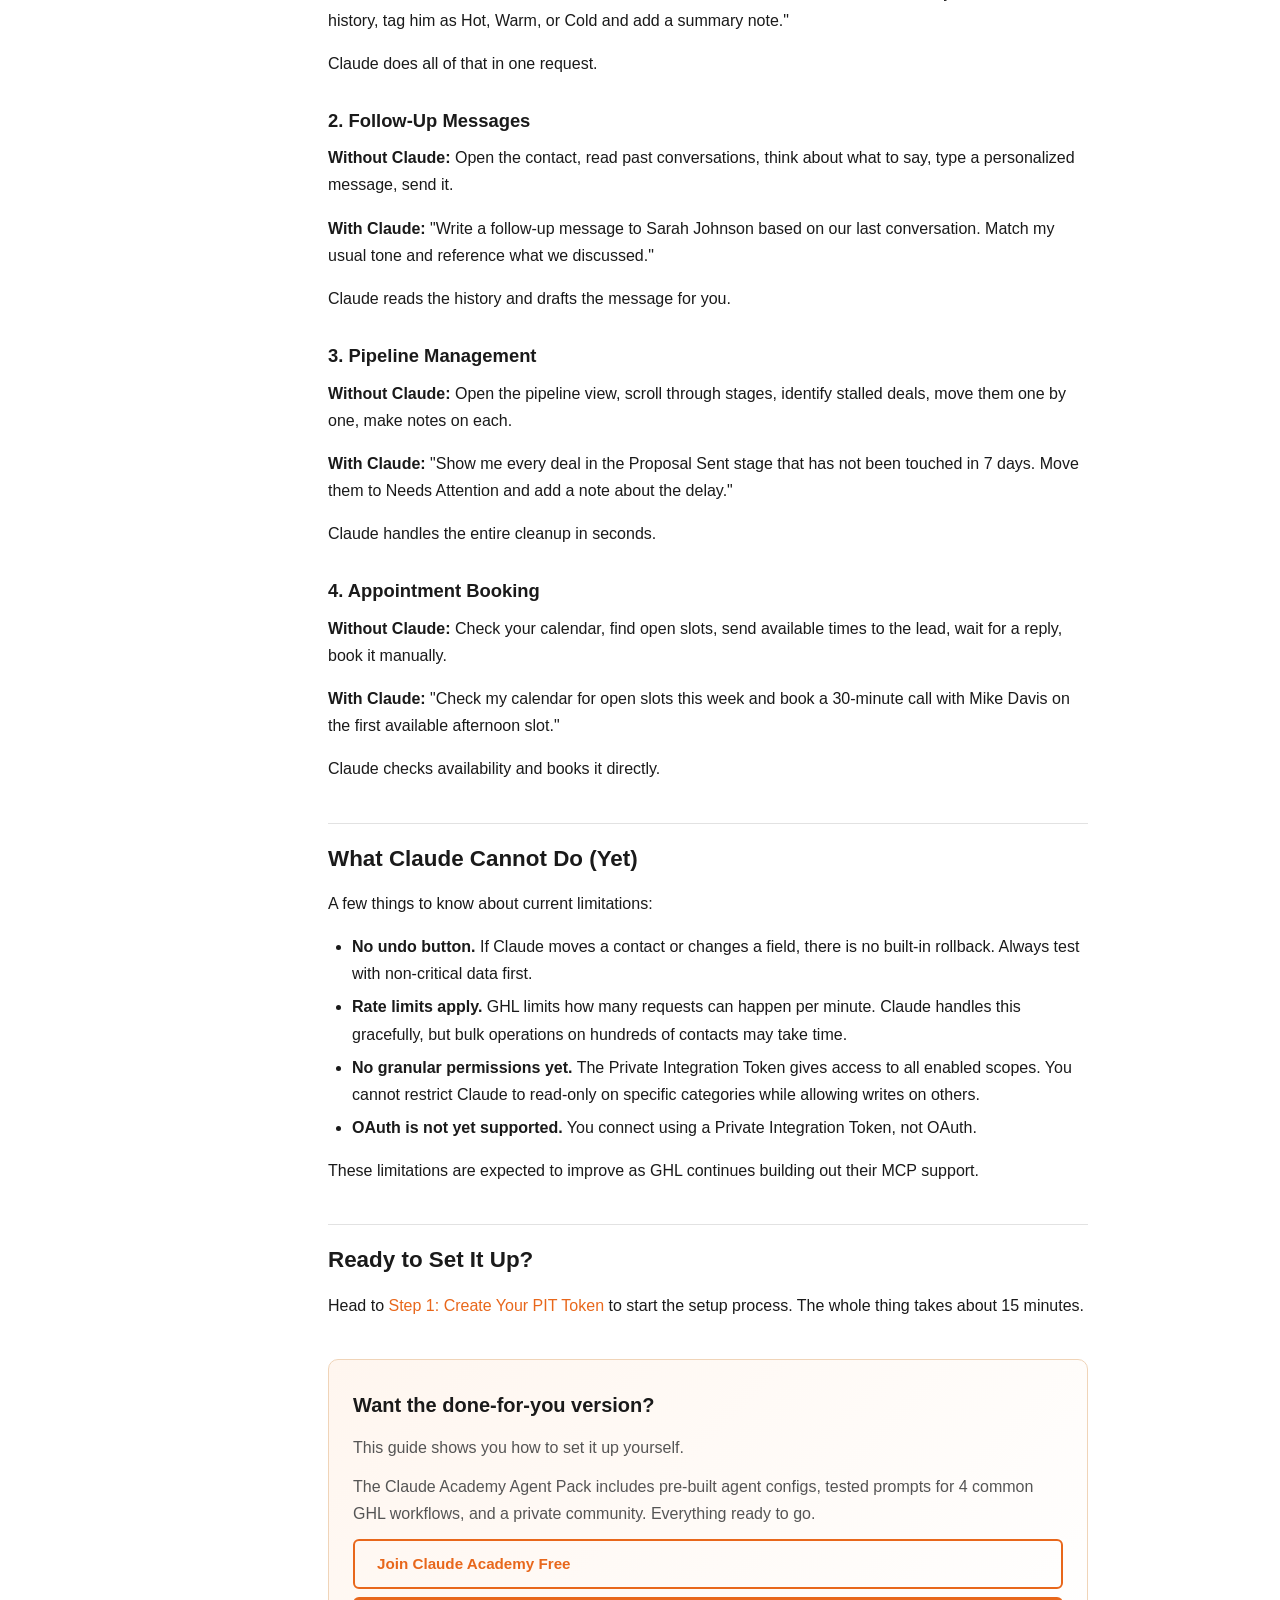
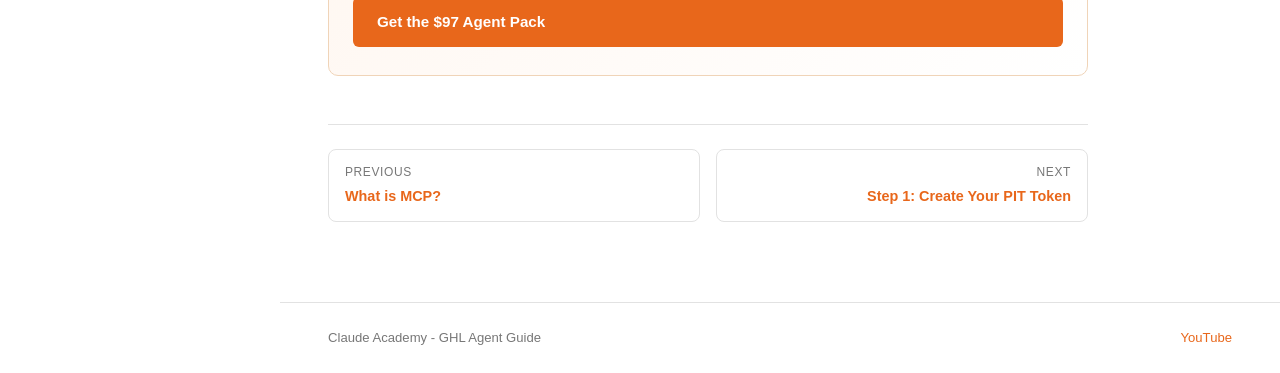
<file: docs/ghl-agent.html>
<!DOCTYPE html>
<html lang="en">
<head>
  <meta charset="UTF-8">
  <meta name="viewport" content="width=device-width, initial-scale=1.0">
  <title>What Claude Can Do in GHL - Claude Academy</title>
  <meta name="description" content="269 tools across 19 categories. Here is what your Claude agent can actually do.">
  <link rel="stylesheet" href="style.css">
</head>
<body>

<header class="topbar">
  <div style="display:flex;align-items:center;gap:12px">
    <button class="menu-toggle" onclick="toggleSidebar()" aria-label="Toggle menu">
      <svg viewBox="0 0 24 24" fill="none" stroke="currentColor" stroke-width="2"><line x1="3" y1="6" x2="21" y2="6"/><line x1="3" y1="12" x2="21" y2="12"/><line x1="3" y1="18" x2="21" y2="18"/></svg>
    </button>
    <a href="index.html" class="topbar-brand">
      <svg viewBox="0 0 24 24" fill="none" stroke="currentColor" stroke-width="2"><path d="M12 2L2 7l10 5 10-5-10-5z"/><path d="M2 17l10 5 10-5"/><path d="M2 12l10 5 10-5"/></svg>
      Claude Academy
    </a>
  </div>
  <div class="topbar-right">
    <a href="https://skool.com/claude-academy" class="topbar-link" target="_blank" rel="noopener">Community</a>
    <a href="https://skool.com/claude-academy/paid" class="topbar-cta" target="_blank" rel="noopener">Get the $97 Pack</a>
  </div>
</header>

<div class="sidebar-overlay" onclick="toggleSidebar()"></div>

<nav class="sidebar" id="sidebar">

  <div class="sidebar-group">
    <div class="sidebar-group-title">Start Here</div>
    <a href="index.html" class="sidebar-link" data-page="index">Welcome</a>
    <a href="quickstart.html" class="sidebar-link" data-page="quickstart">Quickstart</a>
  </div>
  <div class="sidebar-group">
    <div class="sidebar-group-title">Understand the Setup</div>
    <a href="what-is-mcp.html" class="sidebar-link" data-page="what-is-mcp">What is MCP?</a>
    <a href="ghl-agent.html" class="sidebar-link active" data-page="ghl-agent">What Claude Can Do in GHL</a>
  </div>
  <div class="sidebar-group">
    <div class="sidebar-group-title">Step-by-Step Setup</div>
    <a href="step-1-pit.html" class="sidebar-link" data-page="step-1-pit">Step 1: Create Your PIT Token</a>
    <a href="step-2-location.html" class="sidebar-link" data-page="step-2-location">Step 2: Find Your Location ID</a>
    <a href="step-3-connect.html" class="sidebar-link" data-page="step-3-connect">Step 3: Connect Claude to GHL</a>
    <a href="step-4-test.html" class="sidebar-link" data-page="step-4-test">Step 4: Run Your First Test</a>
  </div>
  <div class="sidebar-group">
    <div class="sidebar-group-title">Use Cases</div>
    <a href="lead-qualifier.html" class="sidebar-link" data-page="lead-qualifier">Lead Qualifier</a>
    <a href="follow-up.html" class="sidebar-link" data-page="follow-up">Follow-Up Writer</a>
    <a href="pipeline-mover.html" class="sidebar-link" data-page="pipeline-mover">Pipeline Manager</a>
    <a href="appointment.html" class="sidebar-link" data-page="appointment">Appointment Setter</a>
  </div>
  <div class="sidebar-group">
    <div class="sidebar-group-title">Join the Community</div>
    <a href="community.html" class="sidebar-link" data-page="community">Community</a>
    <a href="paid-pack.html" class="sidebar-link" data-page="paid-pack">The $97 Agent Pack</a>
  </div>
</nav>

<main class="main">
  <div class="content">


    <h1>What Claude Can Do Inside GoHighLevel</h1>

    <p>Once connected, Claude has access to 269 tools across 19 categories in your GHL account. That covers nearly everything you can do in the GHL dashboard.</p>

    <p>Here is what that looks like in practice.</p>

    <h2>The 19 Tool Categories</h2>

    <table>
      <thead>
        <tr><th>Category</th><th>What Claude Can Do</th></tr>
      </thead>
      <tbody>
        <tr><td><strong>Contacts</strong></td><td>Create, search, update, tag, and merge contacts</td></tr>
        <tr><td><strong>Conversations</strong></td><td>Read message history, send messages, manage threads</td></tr>
        <tr><td><strong>Opportunities</strong></td><td>Create deals, move pipeline stages, update values</td></tr>
        <tr><td><strong>Calendars</strong></td><td>Check availability, book appointments, reschedule</td></tr>
        <tr><td><strong>Workflows</strong></td><td>Trigger workflows, check status</td></tr>
        <tr><td><strong>Campaigns</strong></td><td>View campaign data and performance</td></tr>
        <tr><td><strong>Forms</strong></td><td>Access form submissions and data</td></tr>
        <tr><td><strong>Funnels</strong></td><td>View funnel pages and submissions</td></tr>
        <tr><td><strong>Invoices</strong></td><td>Create and manage invoices</td></tr>
        <tr><td><strong>Payments</strong></td><td>View payment records and transactions</td></tr>
        <tr><td><strong>Products</strong></td><td>Manage product catalog</td></tr>
        <tr><td><strong>Links</strong></td><td>Create and manage tracking links</td></tr>
        <tr><td><strong>Surveys</strong></td><td>Access survey responses</td></tr>
        <tr><td><strong>Social Planner</strong></td><td>View scheduled social posts</td></tr>
        <tr><td><strong>Blogs</strong></td><td>Manage blog content</td></tr>
        <tr><td><strong>Emails</strong></td><td>Access email templates and campaigns</td></tr>
        <tr><td><strong>Users</strong></td><td>View team member information</td></tr>
        <tr><td><strong>Locations</strong></td><td>Access location/account settings</td></tr>
        <tr><td><strong>Custom Fields</strong></td><td>Read and write custom field values</td></tr>
      </tbody>
    </table>

    <h2>The 4 Most Common Use Cases</h2>

    <p>Most GHL users start with these four workflows. Each one replaces a task that normally takes 5 to 15 minutes of manual clicking.</p>

    <h3>1. Lead Qualification</h3>

    <p><strong>Without Claude:</strong> Open the contact, read their info, check their activity, decide if they are hot/warm/cold, add a tag, write a note.</p>

    <p><strong>With Claude:</strong> "Look at the new lead John Smith. Based on his form submission and any conversation history, tag him as Hot, Warm, or Cold and add a summary note."</p>

    <p>Claude does all of that in one request.</p>

    <h3>2. Follow-Up Messages</h3>

    <p><strong>Without Claude:</strong> Open the contact, read past conversations, think about what to say, type a personalized message, send it.</p>

    <p><strong>With Claude:</strong> "Write a follow-up message to Sarah Johnson based on our last conversation. Match my usual tone and reference what we discussed."</p>

    <p>Claude reads the history and drafts the message for you.</p>

    <h3>3. Pipeline Management</h3>

    <p><strong>Without Claude:</strong> Open the pipeline view, scroll through stages, identify stalled deals, move them one by one, make notes on each.</p>

    <p><strong>With Claude:</strong> "Show me every deal in the Proposal Sent stage that has not been touched in 7 days. Move them to Needs Attention and add a note about the delay."</p>

    <p>Claude handles the entire cleanup in seconds.</p>

    <h3>4. Appointment Booking</h3>

    <p><strong>Without Claude:</strong> Check your calendar, find open slots, send available times to the lead, wait for a reply, book it manually.</p>

    <p><strong>With Claude:</strong> "Check my calendar for open slots this week and book a 30-minute call with Mike Davis on the first available afternoon slot."</p>

    <p>Claude checks availability and books it directly.</p>

    <h2>What Claude Cannot Do (Yet)</h2>

    <p>A few things to know about current limitations:</p>

    <ul>
      <li><strong>No undo button.</strong> If Claude moves a contact or changes a field, there is no built-in rollback. Always test with non-critical data first.</li>
      <li><strong>Rate limits apply.</strong> GHL limits how many requests can happen per minute. Claude handles this gracefully, but bulk operations on hundreds of contacts may take time.</li>
      <li><strong>No granular permissions yet.</strong> The Private Integration Token gives access to all enabled scopes. You cannot restrict Claude to read-only on specific categories while allowing writes on others.</li>
      <li><strong>OAuth is not yet supported.</strong> You connect using a Private Integration Token, not OAuth.</li>
    </ul>

    <p>These limitations are expected to improve as GHL continues building out their MCP support.</p>

    <h2>Ready to Set It Up?</h2>

    <p>Head to <a href="step-1-pit.html">Step 1: Create Your PIT Token</a> to start the setup process. The whole thing takes about 15 minutes.</p>


    <div class="cta-box">
      <h2>Want the done-for-you version?</h2>
      <p>This guide shows you how to set it up yourself.</p>
      <p>The Claude Academy Agent Pack includes pre-built agent configs, tested prompts for 4 common GHL workflows, and a private community. Everything ready to go.</p>
      <div class="cta-links">
        <a href="https://skool.com/claude-academy" class="btn-secondary" target="_blank" rel="noopener">Join Claude Academy Free</a>
        <a href="https://skool.com/claude-academy/paid" class="btn-primary" target="_blank" rel="noopener">Get the $97 Agent Pack</a>
      </div>
    </div>

    <div class="page-nav">
      <a href="what-is-mcp.html">
        <div class="nav-label">Previous</div>
        <div class="nav-title">What is MCP?</div>
      </a>
      <a href="step-1-pit.html" class="next">
        <div class="nav-label">Next</div>
        <div class="nav-title">Step 1: Create Your PIT Token</div>
      </a>
    </div>

  </div>
</main>

<footer class="footer">
  <span>Claude Academy - GHL Agent Guide</span>
  <a href="https://youtube.com/@claudeacademy" target="_blank" rel="noopener">YouTube</a>
</footer>

<script>
function toggleSidebar() {
  document.getElementById('sidebar').classList.toggle('open');
  document.querySelector('.sidebar-overlay').classList.toggle('open');
}
</script>
</body>
</html>
</file>
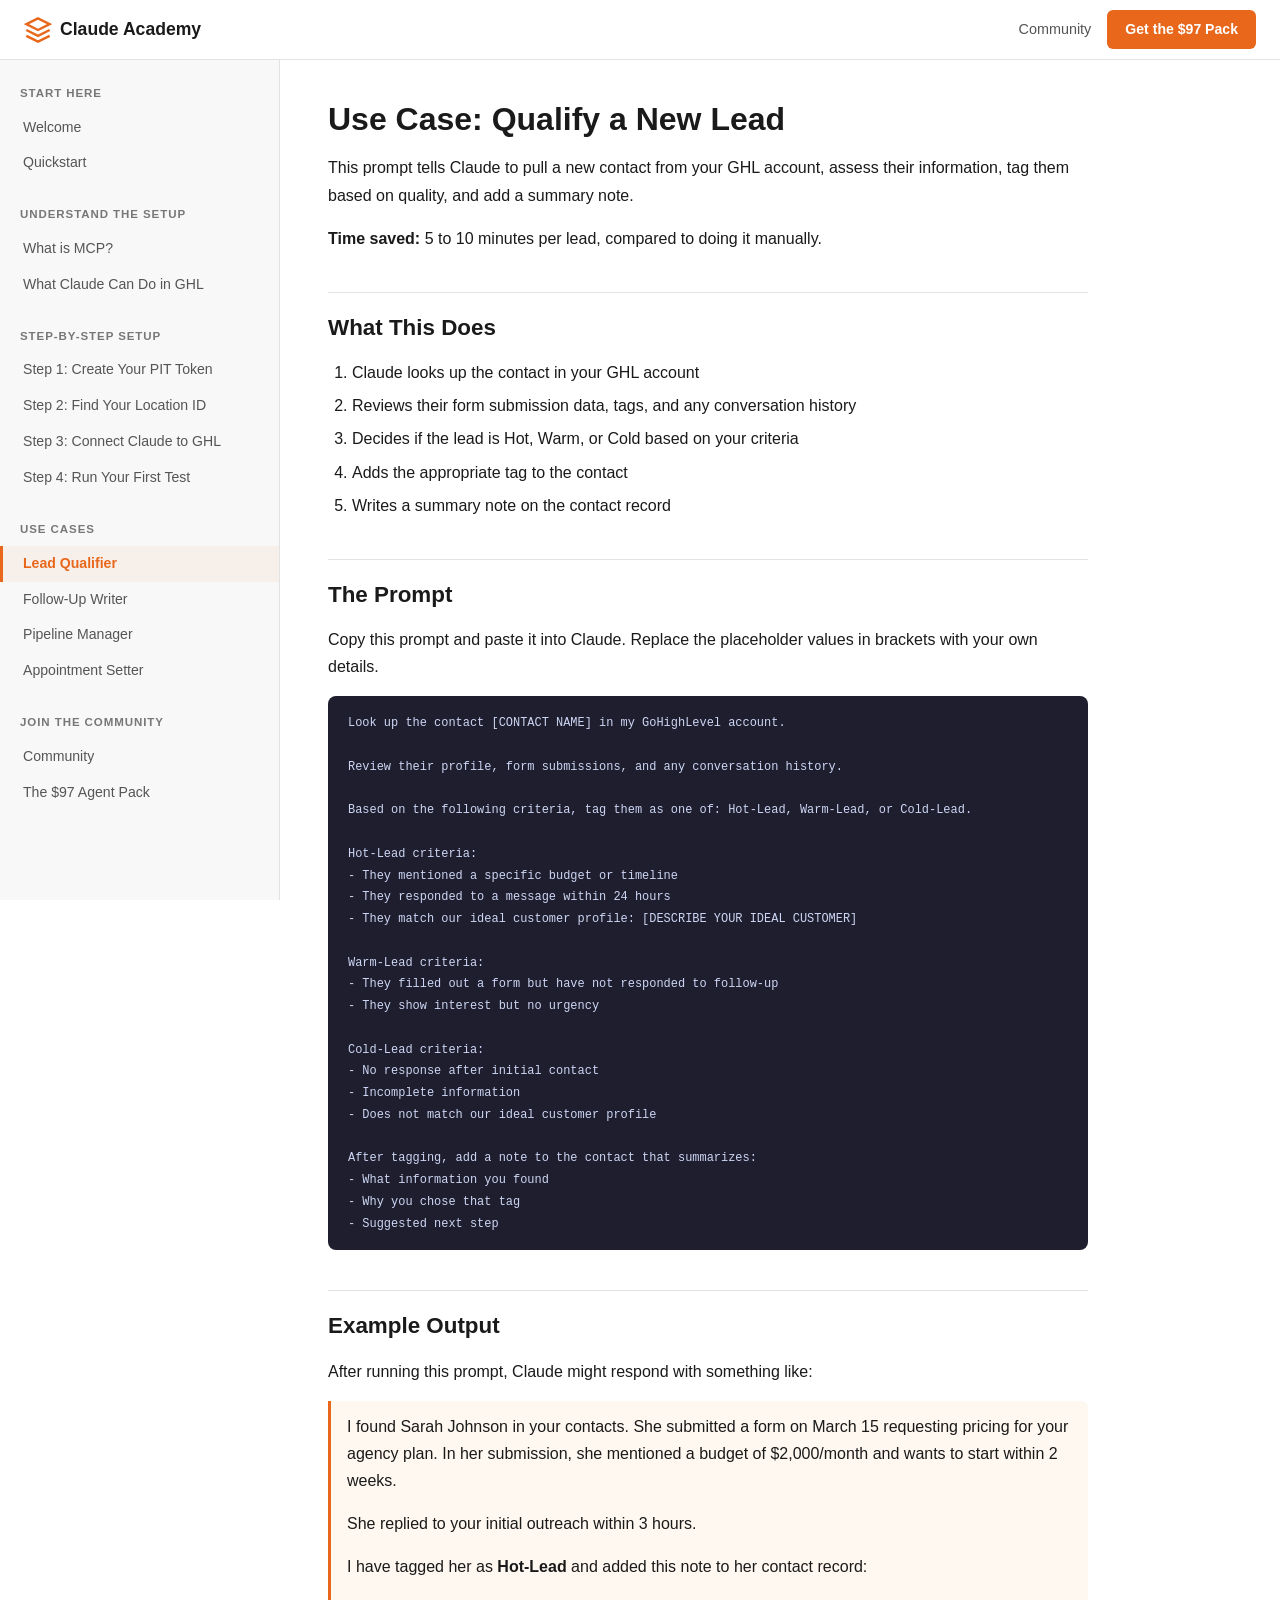
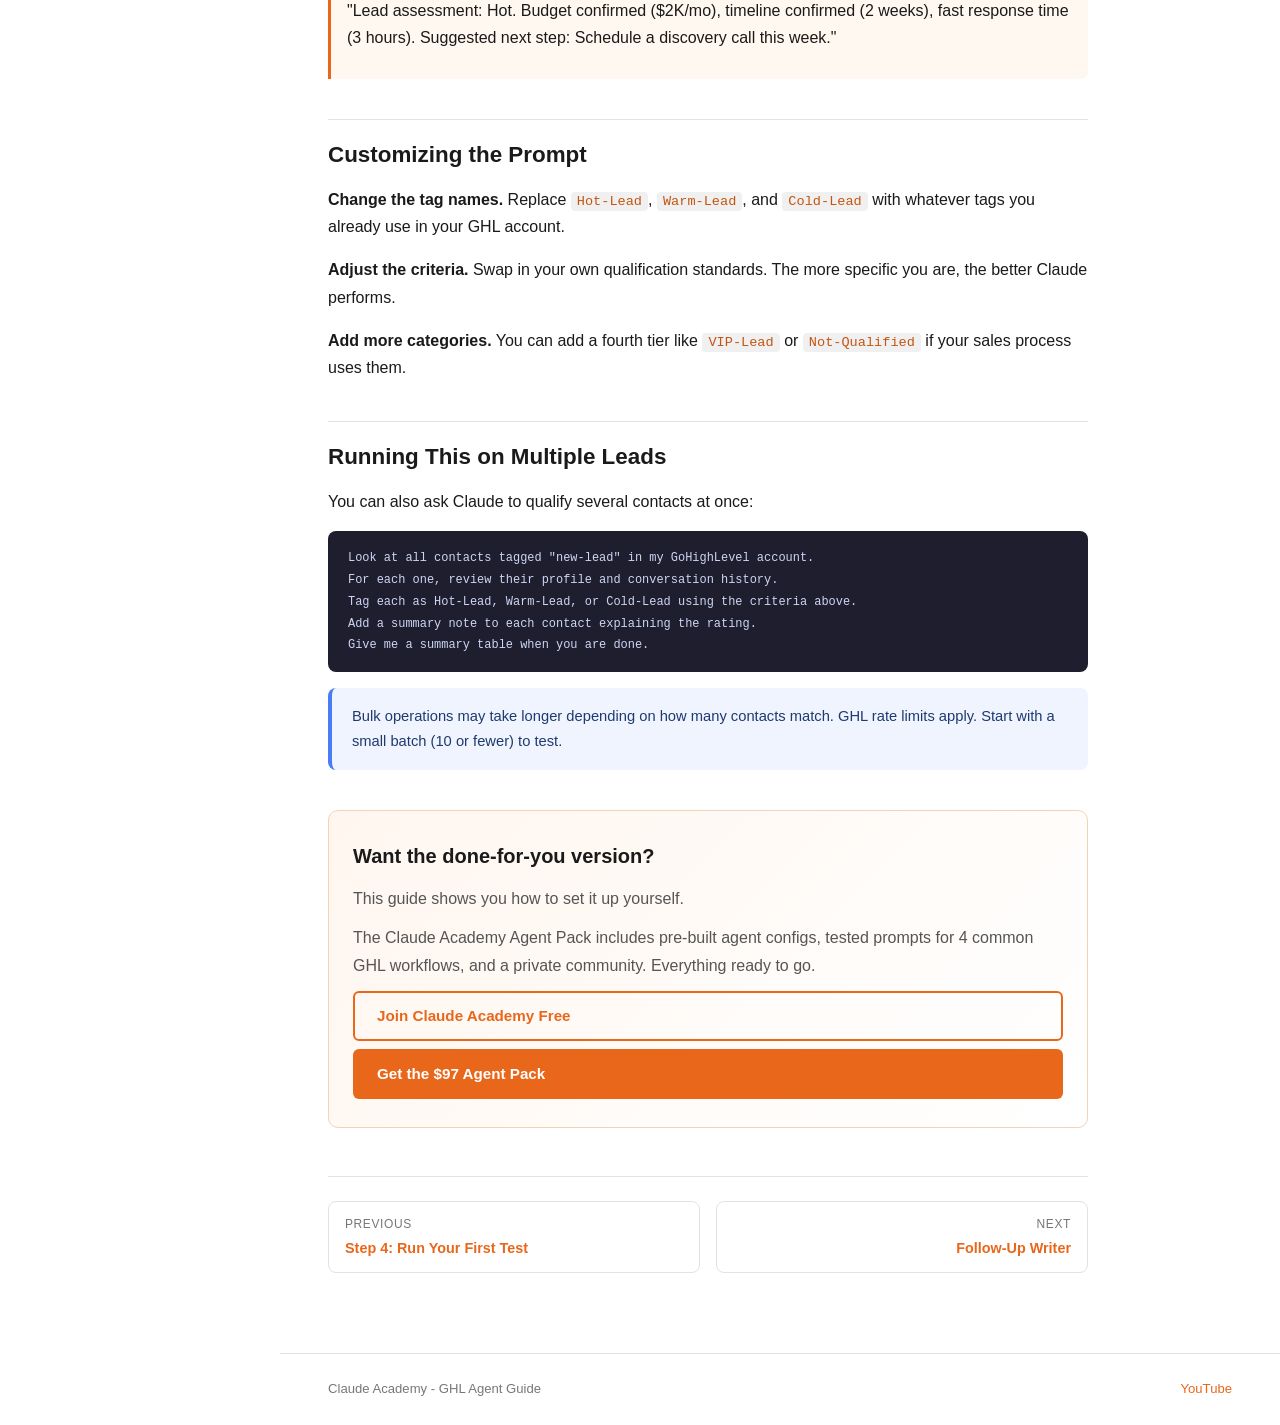
<file: docs/lead-qualifier.html>
<!DOCTYPE html>
<html lang="en">
<head>
  <meta charset="UTF-8">
  <meta name="viewport" content="width=device-width, initial-scale=1.0">
  <title>Use Case: Lead Qualifier - Claude Academy</title>
  <meta name="description" content="Have Claude assess a new lead and tag them as Hot, Warm, or Cold in your GHL account.">
  <link rel="stylesheet" href="style.css">
</head>
<body>

<header class="topbar">
  <div style="display:flex;align-items:center;gap:12px">
    <button class="menu-toggle" onclick="toggleSidebar()" aria-label="Toggle menu">
      <svg viewBox="0 0 24 24" fill="none" stroke="currentColor" stroke-width="2"><line x1="3" y1="6" x2="21" y2="6"/><line x1="3" y1="12" x2="21" y2="12"/><line x1="3" y1="18" x2="21" y2="18"/></svg>
    </button>
    <a href="index.html" class="topbar-brand">
      <svg viewBox="0 0 24 24" fill="none" stroke="currentColor" stroke-width="2"><path d="M12 2L2 7l10 5 10-5-10-5z"/><path d="M2 17l10 5 10-5"/><path d="M2 12l10 5 10-5"/></svg>
      Claude Academy
    </a>
  </div>
  <div class="topbar-right">
    <a href="https://skool.com/claude-academy" class="topbar-link" target="_blank" rel="noopener">Community</a>
    <a href="https://skool.com/claude-academy/paid" class="topbar-cta" target="_blank" rel="noopener">Get the $97 Pack</a>
  </div>
</header>

<div class="sidebar-overlay" onclick="toggleSidebar()"></div>

<nav class="sidebar" id="sidebar">

  <div class="sidebar-group">
    <div class="sidebar-group-title">Start Here</div>
    <a href="index.html" class="sidebar-link" data-page="index">Welcome</a>
    <a href="quickstart.html" class="sidebar-link" data-page="quickstart">Quickstart</a>
  </div>
  <div class="sidebar-group">
    <div class="sidebar-group-title">Understand the Setup</div>
    <a href="what-is-mcp.html" class="sidebar-link" data-page="what-is-mcp">What is MCP?</a>
    <a href="ghl-agent.html" class="sidebar-link" data-page="ghl-agent">What Claude Can Do in GHL</a>
  </div>
  <div class="sidebar-group">
    <div class="sidebar-group-title">Step-by-Step Setup</div>
    <a href="step-1-pit.html" class="sidebar-link" data-page="step-1-pit">Step 1: Create Your PIT Token</a>
    <a href="step-2-location.html" class="sidebar-link" data-page="step-2-location">Step 2: Find Your Location ID</a>
    <a href="step-3-connect.html" class="sidebar-link" data-page="step-3-connect">Step 3: Connect Claude to GHL</a>
    <a href="step-4-test.html" class="sidebar-link" data-page="step-4-test">Step 4: Run Your First Test</a>
  </div>
  <div class="sidebar-group">
    <div class="sidebar-group-title">Use Cases</div>
    <a href="lead-qualifier.html" class="sidebar-link active" data-page="lead-qualifier">Lead Qualifier</a>
    <a href="follow-up.html" class="sidebar-link" data-page="follow-up">Follow-Up Writer</a>
    <a href="pipeline-mover.html" class="sidebar-link" data-page="pipeline-mover">Pipeline Manager</a>
    <a href="appointment.html" class="sidebar-link" data-page="appointment">Appointment Setter</a>
  </div>
  <div class="sidebar-group">
    <div class="sidebar-group-title">Join the Community</div>
    <a href="community.html" class="sidebar-link" data-page="community">Community</a>
    <a href="paid-pack.html" class="sidebar-link" data-page="paid-pack">The $97 Agent Pack</a>
  </div>
</nav>

<main class="main">
  <div class="content">


    <h1>Use Case: Qualify a New Lead</h1>

    <p>This prompt tells Claude to pull a new contact from your GHL account, assess their information, tag them based on quality, and add a summary note.</p>

    <p><strong>Time saved:</strong> 5 to 10 minutes per lead, compared to doing it manually.</p>

    <h2>What This Does</h2>

    <ol>
      <li>Claude looks up the contact in your GHL account</li>
      <li>Reviews their form submission data, tags, and any conversation history</li>
      <li>Decides if the lead is Hot, Warm, or Cold based on your criteria</li>
      <li>Adds the appropriate tag to the contact</li>
      <li>Writes a summary note on the contact record</li>
    </ol>

    <h2>The Prompt</h2>

    <p>Copy this prompt and paste it into Claude. Replace the placeholder values in brackets with your own details.</p>

    <pre><code>Look up the contact [CONTACT NAME] in my GoHighLevel account.

Review their profile, form submissions, and any conversation history.

Based on the following criteria, tag them as one of: Hot-Lead, Warm-Lead, or Cold-Lead.

Hot-Lead criteria:
- They mentioned a specific budget or timeline
- They responded to a message within 24 hours
- They match our ideal customer profile: [DESCRIBE YOUR IDEAL CUSTOMER]

Warm-Lead criteria:
- They filled out a form but have not responded to follow-up
- They show interest but no urgency

Cold-Lead criteria:
- No response after initial contact
- Incomplete information
- Does not match our ideal customer profile

After tagging, add a note to the contact that summarizes:
- What information you found
- Why you chose that tag
- Suggested next step</code></pre>

    <h2>Example Output</h2>

    <p>After running this prompt, Claude might respond with something like:</p>

    <blockquote style="border-left:3px solid var(--brand);padding:12px 16px;background:#fff8f0;margin-bottom:16px;border-radius:0 6px 6px 0">
      <p>I found Sarah Johnson in your contacts. She submitted a form on March 15 requesting pricing for your agency plan. In her submission, she mentioned a budget of $2,000/month and wants to start within 2 weeks.</p>
      <p>She replied to your initial outreach within 3 hours.</p>
      <p>I have tagged her as <strong>Hot-Lead</strong> and added this note to her contact record:</p>
      <p>"Lead assessment: Hot. Budget confirmed ($2K/mo), timeline confirmed (2 weeks), fast response time (3 hours). Suggested next step: Schedule a discovery call this week."</p>
    </blockquote>

    <h2>Customizing the Prompt</h2>

    <p><strong>Change the tag names.</strong> Replace <code>Hot-Lead</code>, <code>Warm-Lead</code>, and <code>Cold-Lead</code> with whatever tags you already use in your GHL account.</p>

    <p><strong>Adjust the criteria.</strong> Swap in your own qualification standards. The more specific you are, the better Claude performs.</p>

    <p><strong>Add more categories.</strong> You can add a fourth tier like <code>VIP-Lead</code> or <code>Not-Qualified</code> if your sales process uses them.</p>

    <h2>Running This on Multiple Leads</h2>

    <p>You can also ask Claude to qualify several contacts at once:</p>

    <pre><code>Look at all contacts tagged "new-lead" in my GoHighLevel account.
For each one, review their profile and conversation history.
Tag each as Hot-Lead, Warm-Lead, or Cold-Lead using the criteria above.
Add a summary note to each contact explaining the rating.
Give me a summary table when you are done.</code></pre>

    <div class="callout callout-info">
      Bulk operations may take longer depending on how many contacts match. GHL rate limits apply. Start with a small batch (10 or fewer) to test.
    </div>


    <div class="cta-box">
      <h2>Want the done-for-you version?</h2>
      <p>This guide shows you how to set it up yourself.</p>
      <p>The Claude Academy Agent Pack includes pre-built agent configs, tested prompts for 4 common GHL workflows, and a private community. Everything ready to go.</p>
      <div class="cta-links">
        <a href="https://skool.com/claude-academy" class="btn-secondary" target="_blank" rel="noopener">Join Claude Academy Free</a>
        <a href="https://skool.com/claude-academy/paid" class="btn-primary" target="_blank" rel="noopener">Get the $97 Agent Pack</a>
      </div>
    </div>

    <div class="page-nav">
      <a href="step-4-test.html">
        <div class="nav-label">Previous</div>
        <div class="nav-title">Step 4: Run Your First Test</div>
      </a>
      <a href="follow-up.html" class="next">
        <div class="nav-label">Next</div>
        <div class="nav-title">Follow-Up Writer</div>
      </a>
    </div>

  </div>
</main>

<footer class="footer">
  <span>Claude Academy - GHL Agent Guide</span>
  <a href="https://youtube.com/@claudeacademy" target="_blank" rel="noopener">YouTube</a>
</footer>

<script>
function toggleSidebar() {
  document.getElementById('sidebar').classList.toggle('open');
  document.querySelector('.sidebar-overlay').classList.toggle('open');
}
</script>
</body>
</html>
</file>
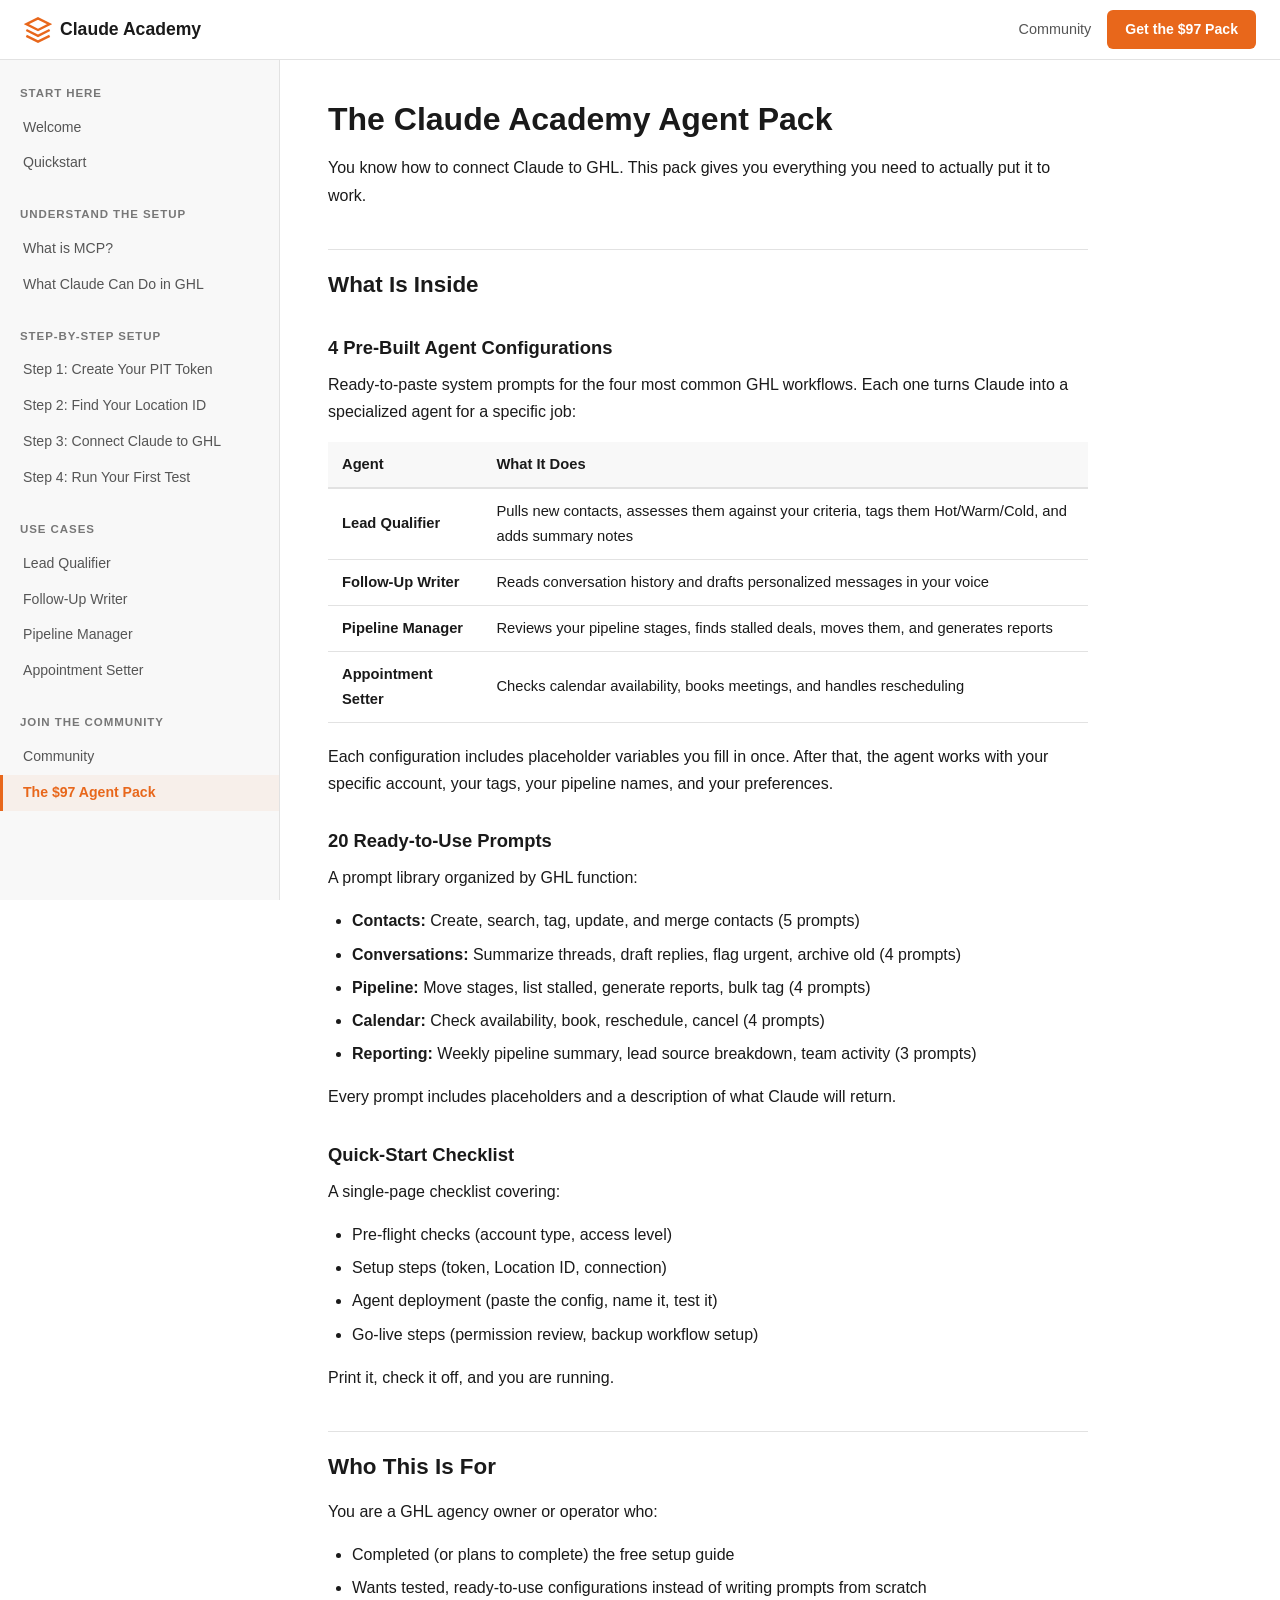
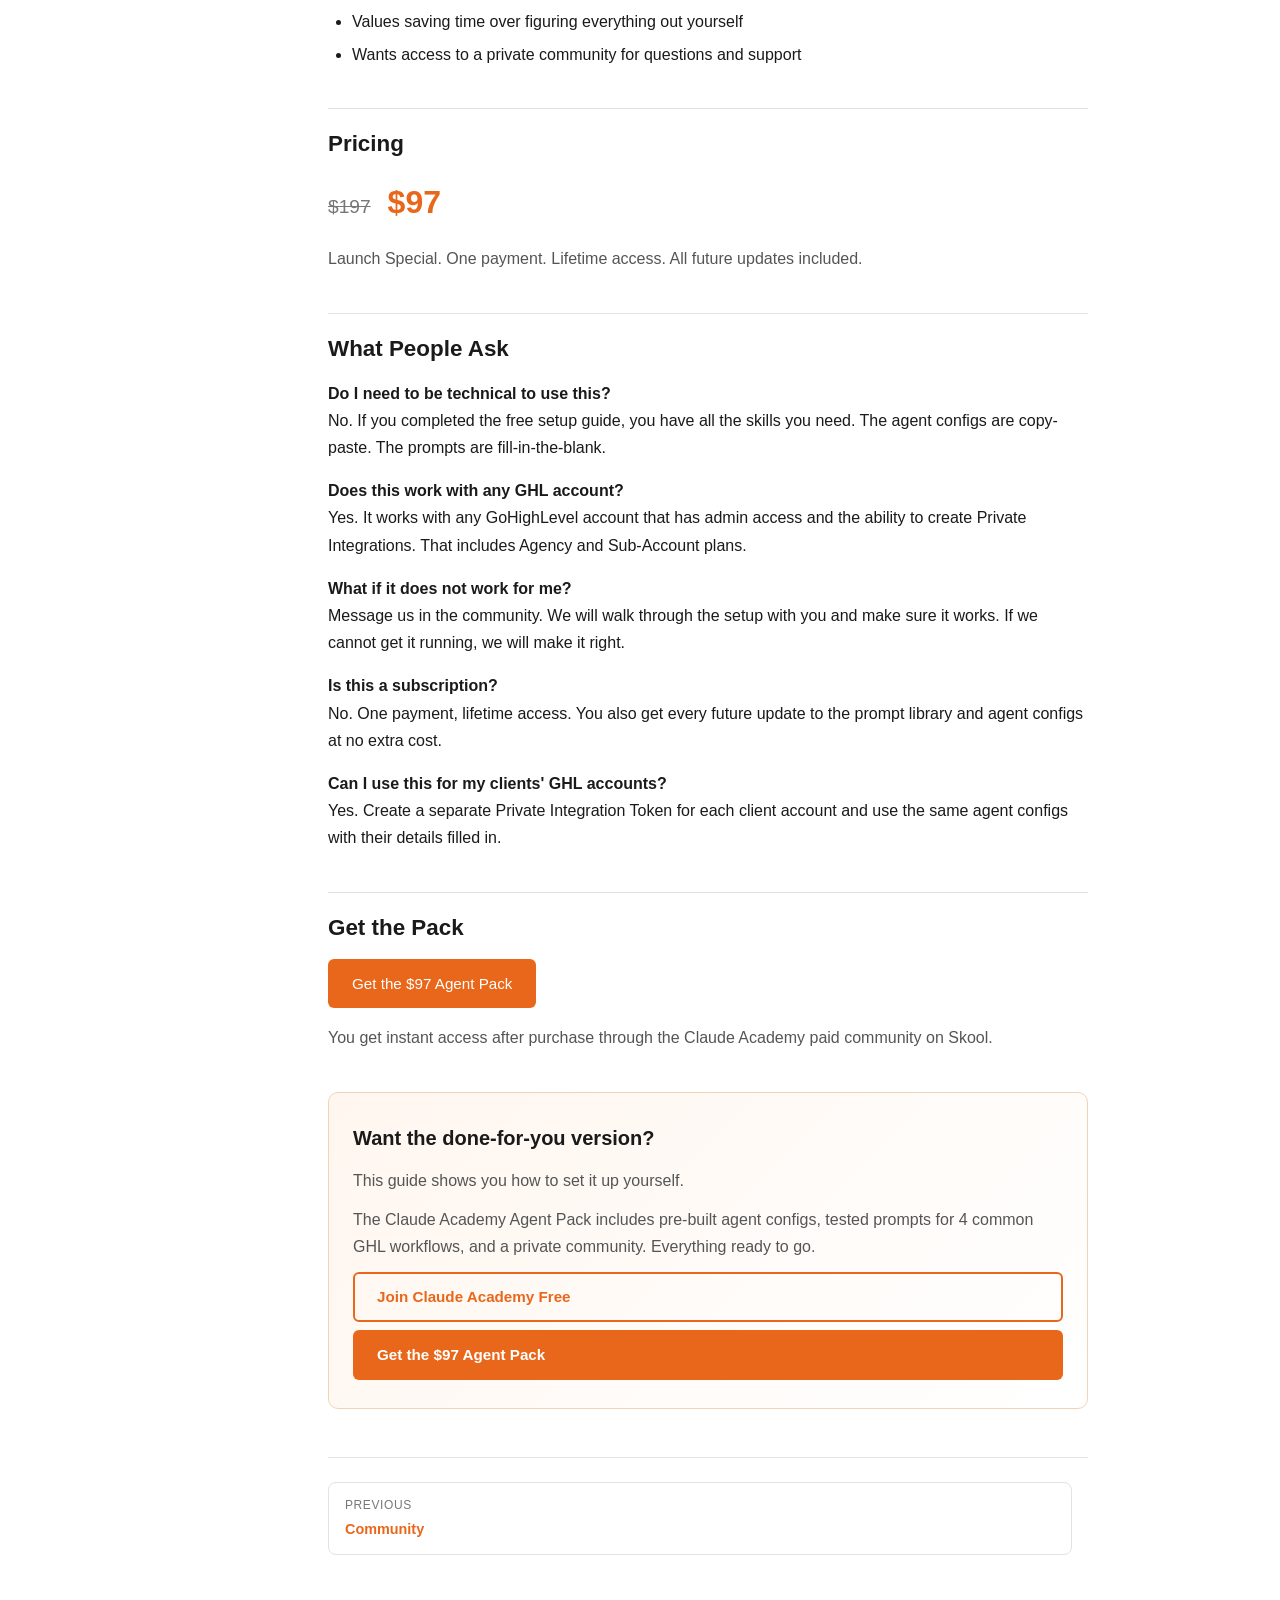
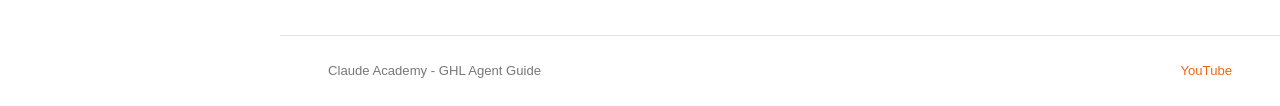
<file: docs/paid-pack.html>
<!DOCTYPE html>
<html lang="en">
<head>
  <meta charset="UTF-8">
  <meta name="viewport" content="width=device-width, initial-scale=1.0">
  <title>The $97 Agent Pack - Claude Academy</title>
  <meta name="description" content="Pre-built Claude agent configs, 20 ready-to-use prompts, and a quickstart checklist for GHL.">
  <link rel="stylesheet" href="style.css">
</head>
<body>

<header class="topbar">
  <div style="display:flex;align-items:center;gap:12px">
    <button class="menu-toggle" onclick="toggleSidebar()" aria-label="Toggle menu">
      <svg viewBox="0 0 24 24" fill="none" stroke="currentColor" stroke-width="2"><line x1="3" y1="6" x2="21" y2="6"/><line x1="3" y1="12" x2="21" y2="12"/><line x1="3" y1="18" x2="21" y2="18"/></svg>
    </button>
    <a href="index.html" class="topbar-brand">
      <svg viewBox="0 0 24 24" fill="none" stroke="currentColor" stroke-width="2"><path d="M12 2L2 7l10 5 10-5-10-5z"/><path d="M2 17l10 5 10-5"/><path d="M2 12l10 5 10-5"/></svg>
      Claude Academy
    </a>
  </div>
  <div class="topbar-right">
    <a href="https://skool.com/claude-academy" class="topbar-link" target="_blank" rel="noopener">Community</a>
    <a href="https://skool.com/claude-academy/paid" class="topbar-cta" target="_blank" rel="noopener">Get the $97 Pack</a>
  </div>
</header>

<div class="sidebar-overlay" onclick="toggleSidebar()"></div>

<nav class="sidebar" id="sidebar">

  <div class="sidebar-group">
    <div class="sidebar-group-title">Start Here</div>
    <a href="index.html" class="sidebar-link" data-page="index">Welcome</a>
    <a href="quickstart.html" class="sidebar-link" data-page="quickstart">Quickstart</a>
  </div>
  <div class="sidebar-group">
    <div class="sidebar-group-title">Understand the Setup</div>
    <a href="what-is-mcp.html" class="sidebar-link" data-page="what-is-mcp">What is MCP?</a>
    <a href="ghl-agent.html" class="sidebar-link" data-page="ghl-agent">What Claude Can Do in GHL</a>
  </div>
  <div class="sidebar-group">
    <div class="sidebar-group-title">Step-by-Step Setup</div>
    <a href="step-1-pit.html" class="sidebar-link" data-page="step-1-pit">Step 1: Create Your PIT Token</a>
    <a href="step-2-location.html" class="sidebar-link" data-page="step-2-location">Step 2: Find Your Location ID</a>
    <a href="step-3-connect.html" class="sidebar-link" data-page="step-3-connect">Step 3: Connect Claude to GHL</a>
    <a href="step-4-test.html" class="sidebar-link" data-page="step-4-test">Step 4: Run Your First Test</a>
  </div>
  <div class="sidebar-group">
    <div class="sidebar-group-title">Use Cases</div>
    <a href="lead-qualifier.html" class="sidebar-link" data-page="lead-qualifier">Lead Qualifier</a>
    <a href="follow-up.html" class="sidebar-link" data-page="follow-up">Follow-Up Writer</a>
    <a href="pipeline-mover.html" class="sidebar-link" data-page="pipeline-mover">Pipeline Manager</a>
    <a href="appointment.html" class="sidebar-link" data-page="appointment">Appointment Setter</a>
  </div>
  <div class="sidebar-group">
    <div class="sidebar-group-title">Join the Community</div>
    <a href="community.html" class="sidebar-link" data-page="community">Community</a>
    <a href="paid-pack.html" class="sidebar-link active" data-page="paid-pack">The $97 Agent Pack</a>
  </div>
</nav>

<main class="main">
  <div class="content">


    <h1>The Claude Academy Agent Pack</h1>

    <p>You know how to connect Claude to GHL. This pack gives you everything you need to actually put it to work.</p>

    <h2>What Is Inside</h2>

    <h3>4 Pre-Built Agent Configurations</h3>

    <p>Ready-to-paste system prompts for the four most common GHL workflows. Each one turns Claude into a specialized agent for a specific job:</p>

    <table>
      <thead>
        <tr><th>Agent</th><th>What It Does</th></tr>
      </thead>
      <tbody>
        <tr><td><strong>Lead Qualifier</strong></td><td>Pulls new contacts, assesses them against your criteria, tags them Hot/Warm/Cold, and adds summary notes</td></tr>
        <tr><td><strong>Follow-Up Writer</strong></td><td>Reads conversation history and drafts personalized messages in your voice</td></tr>
        <tr><td><strong>Pipeline Manager</strong></td><td>Reviews your pipeline stages, finds stalled deals, moves them, and generates reports</td></tr>
        <tr><td><strong>Appointment Setter</strong></td><td>Checks calendar availability, books meetings, and handles rescheduling</td></tr>
      </tbody>
    </table>

    <p>Each configuration includes placeholder variables you fill in once. After that, the agent works with your specific account, your tags, your pipeline names, and your preferences.</p>

    <h3>20 Ready-to-Use Prompts</h3>

    <p>A prompt library organized by GHL function:</p>

    <ul>
      <li><strong>Contacts:</strong> Create, search, tag, update, and merge contacts (5 prompts)</li>
      <li><strong>Conversations:</strong> Summarize threads, draft replies, flag urgent, archive old (4 prompts)</li>
      <li><strong>Pipeline:</strong> Move stages, list stalled, generate reports, bulk tag (4 prompts)</li>
      <li><strong>Calendar:</strong> Check availability, book, reschedule, cancel (4 prompts)</li>
      <li><strong>Reporting:</strong> Weekly pipeline summary, lead source breakdown, team activity (3 prompts)</li>
    </ul>

    <p>Every prompt includes placeholders and a description of what Claude will return.</p>

    <h3>Quick-Start Checklist</h3>

    <p>A single-page checklist covering:</p>

    <ul>
      <li>Pre-flight checks (account type, access level)</li>
      <li>Setup steps (token, Location ID, connection)</li>
      <li>Agent deployment (paste the config, name it, test it)</li>
      <li>Go-live steps (permission review, backup workflow setup)</li>
    </ul>

    <p>Print it, check it off, and you are running.</p>

    <h2>Who This Is For</h2>

    <p>You are a GHL agency owner or operator who:</p>

    <ul>
      <li>Completed (or plans to complete) the free setup guide</li>
      <li>Wants tested, ready-to-use configurations instead of writing prompts from scratch</li>
      <li>Values saving time over figuring everything out yourself</li>
      <li>Wants access to a private community for questions and support</li>
    </ul>

    <h2>Pricing</h2>

    <p class="price-tag"><span class="old-price">$197</span> $97</p>
    <p style="margin-top:4px;color:var(--text-muted)">Launch Special. One payment. Lifetime access. All future updates included.</p>

    <h2>What People Ask</h2>

    <p><strong>Do I need to be technical to use this?</strong><br>No. If you completed the free setup guide, you have all the skills you need. The agent configs are copy-paste. The prompts are fill-in-the-blank.</p>

    <p><strong>Does this work with any GHL account?</strong><br>Yes. It works with any GoHighLevel account that has admin access and the ability to create Private Integrations. That includes Agency and Sub-Account plans.</p>

    <p><strong>What if it does not work for me?</strong><br>Message us in the community. We will walk through the setup with you and make sure it works. If we cannot get it running, we will make it right.</p>

    <p><strong>Is this a subscription?</strong><br>No. One payment, lifetime access. You also get every future update to the prompt library and agent configs at no extra cost.</p>

    <p><strong>Can I use this for my clients' GHL accounts?</strong><br>Yes. Create a separate Private Integration Token for each client account and use the same agent configs with their details filled in.</p>

    <h2>Get the Pack</h2>

    <p><a href="https://skool.com/claude-academy/paid" class="btn-primary" target="_blank" rel="noopener">Get the $97 Agent Pack</a></p>

    <p style="margin-top:12px;color:var(--text-muted)">You get instant access after purchase through the Claude Academy paid community on Skool.</p>


    <div class="cta-box">
      <h2>Want the done-for-you version?</h2>
      <p>This guide shows you how to set it up yourself.</p>
      <p>The Claude Academy Agent Pack includes pre-built agent configs, tested prompts for 4 common GHL workflows, and a private community. Everything ready to go.</p>
      <div class="cta-links">
        <a href="https://skool.com/claude-academy" class="btn-secondary" target="_blank" rel="noopener">Join Claude Academy Free</a>
        <a href="https://skool.com/claude-academy/paid" class="btn-primary" target="_blank" rel="noopener">Get the $97 Agent Pack</a>
      </div>
    </div>

    <div class="page-nav">
      <a href="community.html">
        <div class="nav-label">Previous</div>
        <div class="nav-title">Community</div>
      </a>
      <div></div>
    </div>

  </div>
</main>

<footer class="footer">
  <span>Claude Academy - GHL Agent Guide</span>
  <a href="https://youtube.com/@claudeacademy" target="_blank" rel="noopener">YouTube</a>
</footer>

<script>
function toggleSidebar() {
  document.getElementById('sidebar').classList.toggle('open');
  document.querySelector('.sidebar-overlay').classList.toggle('open');
}
</script>
</body>
</html>
</file>
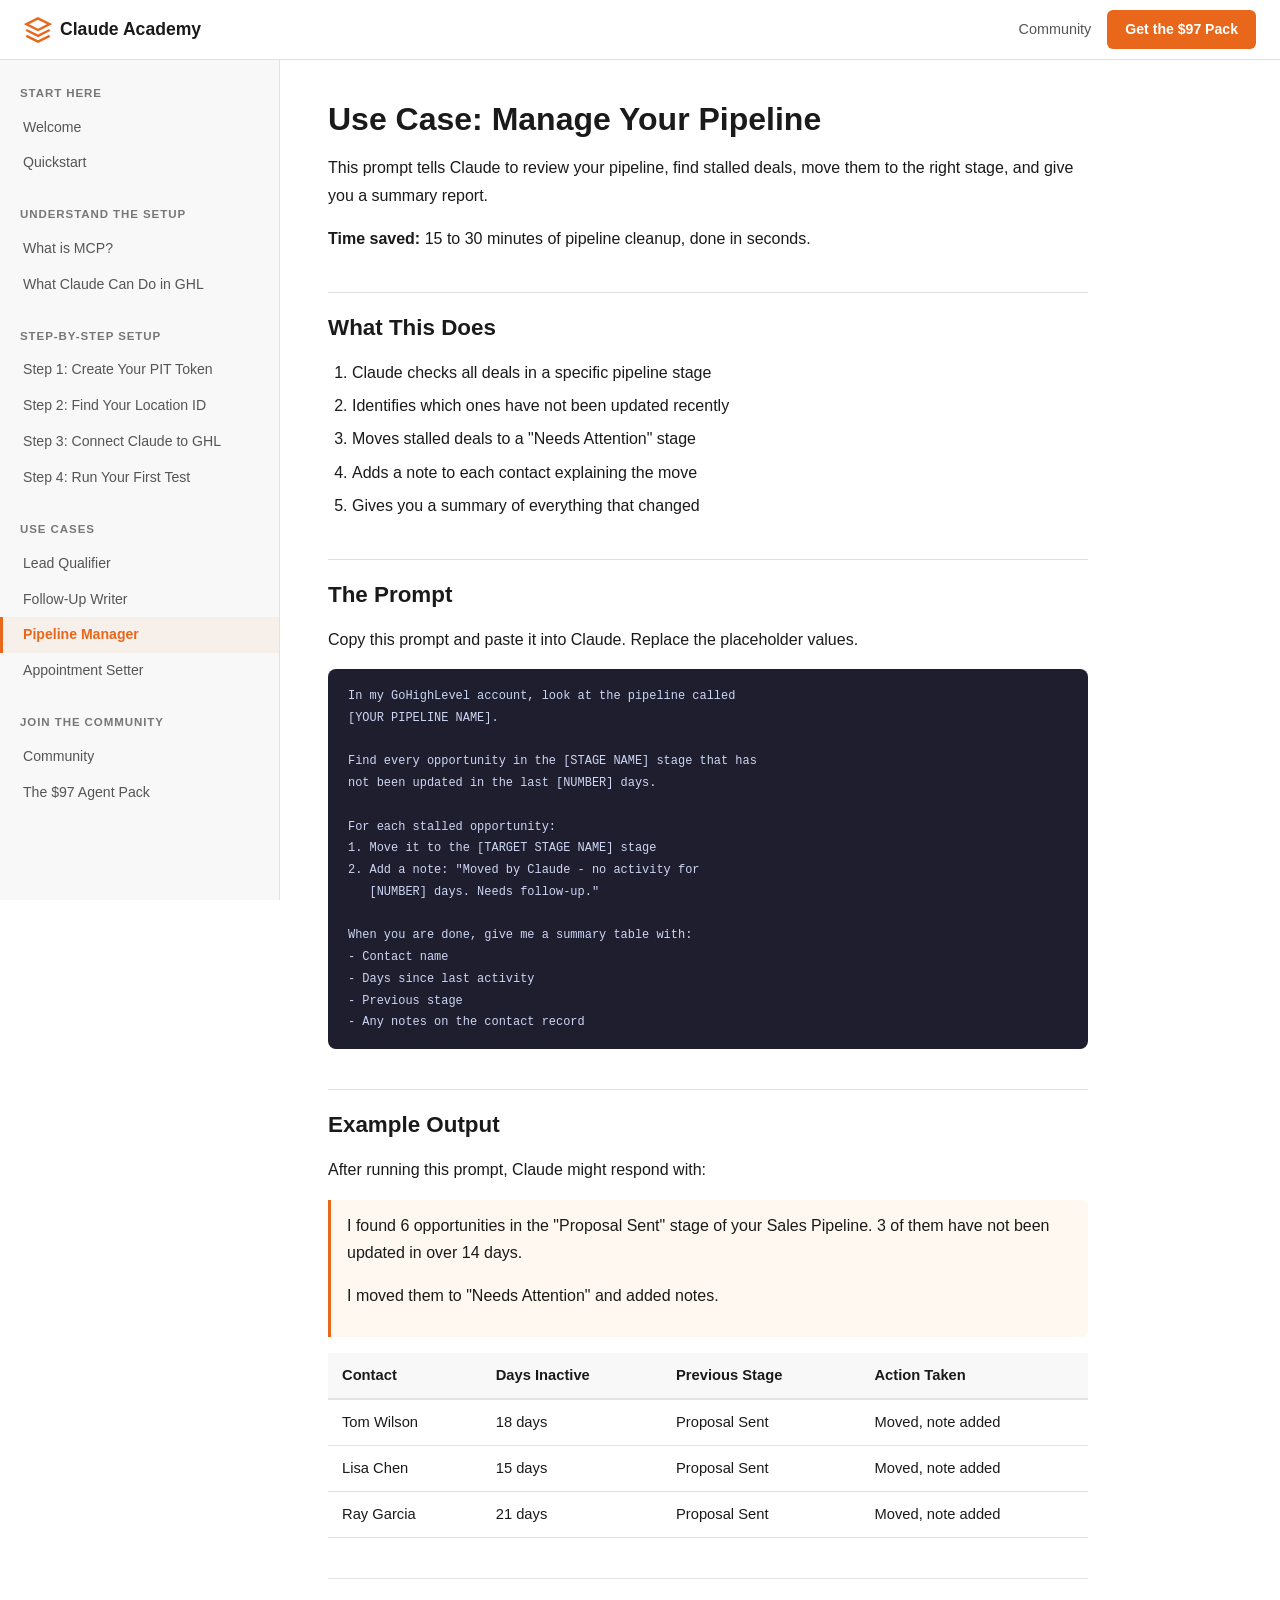
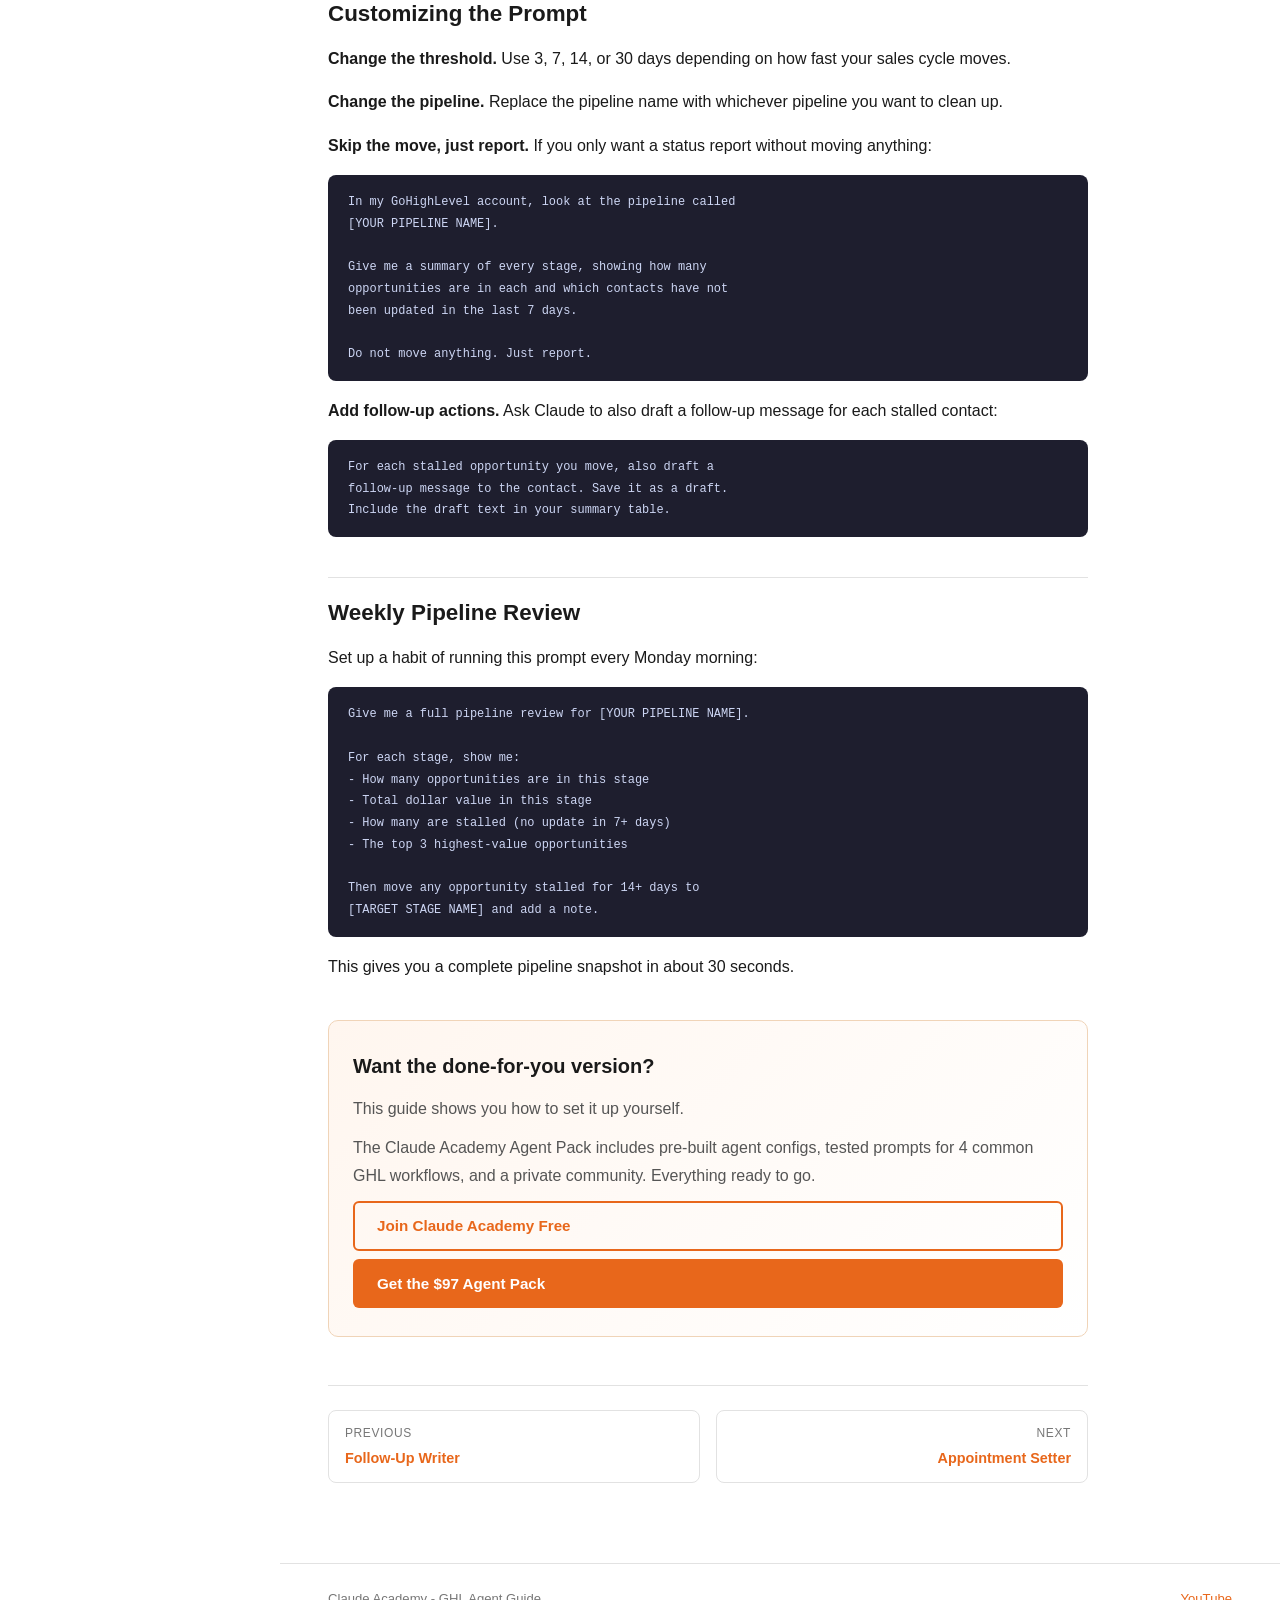
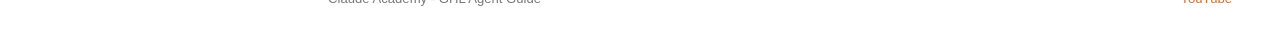
<file: docs/pipeline-mover.html>
<!DOCTYPE html>
<html lang="en">
<head>
  <meta charset="UTF-8">
  <meta name="viewport" content="width=device-width, initial-scale=1.0">
  <title>Use Case: Pipeline Manager - Claude Academy</title>
  <meta name="description" content="Have Claude find stalled deals and move them to the right pipeline stage in GHL.">
  <link rel="stylesheet" href="style.css">
</head>
<body>

<header class="topbar">
  <div style="display:flex;align-items:center;gap:12px">
    <button class="menu-toggle" onclick="toggleSidebar()" aria-label="Toggle menu">
      <svg viewBox="0 0 24 24" fill="none" stroke="currentColor" stroke-width="2"><line x1="3" y1="6" x2="21" y2="6"/><line x1="3" y1="12" x2="21" y2="12"/><line x1="3" y1="18" x2="21" y2="18"/></svg>
    </button>
    <a href="index.html" class="topbar-brand">
      <svg viewBox="0 0 24 24" fill="none" stroke="currentColor" stroke-width="2"><path d="M12 2L2 7l10 5 10-5-10-5z"/><path d="M2 17l10 5 10-5"/><path d="M2 12l10 5 10-5"/></svg>
      Claude Academy
    </a>
  </div>
  <div class="topbar-right">
    <a href="https://skool.com/claude-academy" class="topbar-link" target="_blank" rel="noopener">Community</a>
    <a href="https://skool.com/claude-academy/paid" class="topbar-cta" target="_blank" rel="noopener">Get the $97 Pack</a>
  </div>
</header>

<div class="sidebar-overlay" onclick="toggleSidebar()"></div>

<nav class="sidebar" id="sidebar">

  <div class="sidebar-group">
    <div class="sidebar-group-title">Start Here</div>
    <a href="index.html" class="sidebar-link" data-page="index">Welcome</a>
    <a href="quickstart.html" class="sidebar-link" data-page="quickstart">Quickstart</a>
  </div>
  <div class="sidebar-group">
    <div class="sidebar-group-title">Understand the Setup</div>
    <a href="what-is-mcp.html" class="sidebar-link" data-page="what-is-mcp">What is MCP?</a>
    <a href="ghl-agent.html" class="sidebar-link" data-page="ghl-agent">What Claude Can Do in GHL</a>
  </div>
  <div class="sidebar-group">
    <div class="sidebar-group-title">Step-by-Step Setup</div>
    <a href="step-1-pit.html" class="sidebar-link" data-page="step-1-pit">Step 1: Create Your PIT Token</a>
    <a href="step-2-location.html" class="sidebar-link" data-page="step-2-location">Step 2: Find Your Location ID</a>
    <a href="step-3-connect.html" class="sidebar-link" data-page="step-3-connect">Step 3: Connect Claude to GHL</a>
    <a href="step-4-test.html" class="sidebar-link" data-page="step-4-test">Step 4: Run Your First Test</a>
  </div>
  <div class="sidebar-group">
    <div class="sidebar-group-title">Use Cases</div>
    <a href="lead-qualifier.html" class="sidebar-link" data-page="lead-qualifier">Lead Qualifier</a>
    <a href="follow-up.html" class="sidebar-link" data-page="follow-up">Follow-Up Writer</a>
    <a href="pipeline-mover.html" class="sidebar-link active" data-page="pipeline-mover">Pipeline Manager</a>
    <a href="appointment.html" class="sidebar-link" data-page="appointment">Appointment Setter</a>
  </div>
  <div class="sidebar-group">
    <div class="sidebar-group-title">Join the Community</div>
    <a href="community.html" class="sidebar-link" data-page="community">Community</a>
    <a href="paid-pack.html" class="sidebar-link" data-page="paid-pack">The $97 Agent Pack</a>
  </div>
</nav>

<main class="main">
  <div class="content">


    <h1>Use Case: Manage Your Pipeline</h1>

    <p>This prompt tells Claude to review your pipeline, find stalled deals, move them to the right stage, and give you a summary report.</p>

    <p><strong>Time saved:</strong> 15 to 30 minutes of pipeline cleanup, done in seconds.</p>

    <h2>What This Does</h2>

    <ol>
      <li>Claude checks all deals in a specific pipeline stage</li>
      <li>Identifies which ones have not been updated recently</li>
      <li>Moves stalled deals to a "Needs Attention" stage</li>
      <li>Adds a note to each contact explaining the move</li>
      <li>Gives you a summary of everything that changed</li>
    </ol>

    <h2>The Prompt</h2>

    <p>Copy this prompt and paste it into Claude. Replace the placeholder values.</p>

    <pre><code>In my GoHighLevel account, look at the pipeline called
[YOUR PIPELINE NAME].

Find every opportunity in the [STAGE NAME] stage that has
not been updated in the last [NUMBER] days.

For each stalled opportunity:
1. Move it to the [TARGET STAGE NAME] stage
2. Add a note: "Moved by Claude - no activity for
   [NUMBER] days. Needs follow-up."

When you are done, give me a summary table with:
- Contact name
- Days since last activity
- Previous stage
- Any notes on the contact record</code></pre>

    <h2>Example Output</h2>

    <p>After running this prompt, Claude might respond with:</p>

    <blockquote style="border-left:3px solid var(--brand);padding:12px 16px;background:#fff8f0;margin-bottom:16px;border-radius:0 6px 6px 0">
      <p>I found 6 opportunities in the "Proposal Sent" stage of your Sales Pipeline. 3 of them have not been updated in over 14 days.</p>
      <p>I moved them to "Needs Attention" and added notes.</p>
    </blockquote>

    <table>
      <thead>
        <tr><th>Contact</th><th>Days Inactive</th><th>Previous Stage</th><th>Action Taken</th></tr>
      </thead>
      <tbody>
        <tr><td>Tom Wilson</td><td>18 days</td><td>Proposal Sent</td><td>Moved, note added</td></tr>
        <tr><td>Lisa Chen</td><td>15 days</td><td>Proposal Sent</td><td>Moved, note added</td></tr>
        <tr><td>Ray Garcia</td><td>21 days</td><td>Proposal Sent</td><td>Moved, note added</td></tr>
      </tbody>
    </table>

    <h2>Customizing the Prompt</h2>

    <p><strong>Change the threshold.</strong> Use 3, 7, 14, or 30 days depending on how fast your sales cycle moves.</p>

    <p><strong>Change the pipeline.</strong> Replace the pipeline name with whichever pipeline you want to clean up.</p>

    <p><strong>Skip the move, just report.</strong> If you only want a status report without moving anything:</p>

    <pre><code>In my GoHighLevel account, look at the pipeline called
[YOUR PIPELINE NAME].

Give me a summary of every stage, showing how many
opportunities are in each and which contacts have not
been updated in the last 7 days.

Do not move anything. Just report.</code></pre>

    <p><strong>Add follow-up actions.</strong> Ask Claude to also draft a follow-up message for each stalled contact:</p>

    <pre><code>For each stalled opportunity you move, also draft a
follow-up message to the contact. Save it as a draft.
Include the draft text in your summary table.</code></pre>

    <h2>Weekly Pipeline Review</h2>

    <p>Set up a habit of running this prompt every Monday morning:</p>

    <pre><code>Give me a full pipeline review for [YOUR PIPELINE NAME].

For each stage, show me:
- How many opportunities are in this stage
- Total dollar value in this stage
- How many are stalled (no update in 7+ days)
- The top 3 highest-value opportunities

Then move any opportunity stalled for 14+ days to
[TARGET STAGE NAME] and add a note.</code></pre>

    <p>This gives you a complete pipeline snapshot in about 30 seconds.</p>


    <div class="cta-box">
      <h2>Want the done-for-you version?</h2>
      <p>This guide shows you how to set it up yourself.</p>
      <p>The Claude Academy Agent Pack includes pre-built agent configs, tested prompts for 4 common GHL workflows, and a private community. Everything ready to go.</p>
      <div class="cta-links">
        <a href="https://skool.com/claude-academy" class="btn-secondary" target="_blank" rel="noopener">Join Claude Academy Free</a>
        <a href="https://skool.com/claude-academy/paid" class="btn-primary" target="_blank" rel="noopener">Get the $97 Agent Pack</a>
      </div>
    </div>

    <div class="page-nav">
      <a href="follow-up.html">
        <div class="nav-label">Previous</div>
        <div class="nav-title">Follow-Up Writer</div>
      </a>
      <a href="appointment.html" class="next">
        <div class="nav-label">Next</div>
        <div class="nav-title">Appointment Setter</div>
      </a>
    </div>

  </div>
</main>

<footer class="footer">
  <span>Claude Academy - GHL Agent Guide</span>
  <a href="https://youtube.com/@claudeacademy" target="_blank" rel="noopener">YouTube</a>
</footer>

<script>
function toggleSidebar() {
  document.getElementById('sidebar').classList.toggle('open');
  document.querySelector('.sidebar-overlay').classList.toggle('open');
}
</script>
</body>
</html>
</file>
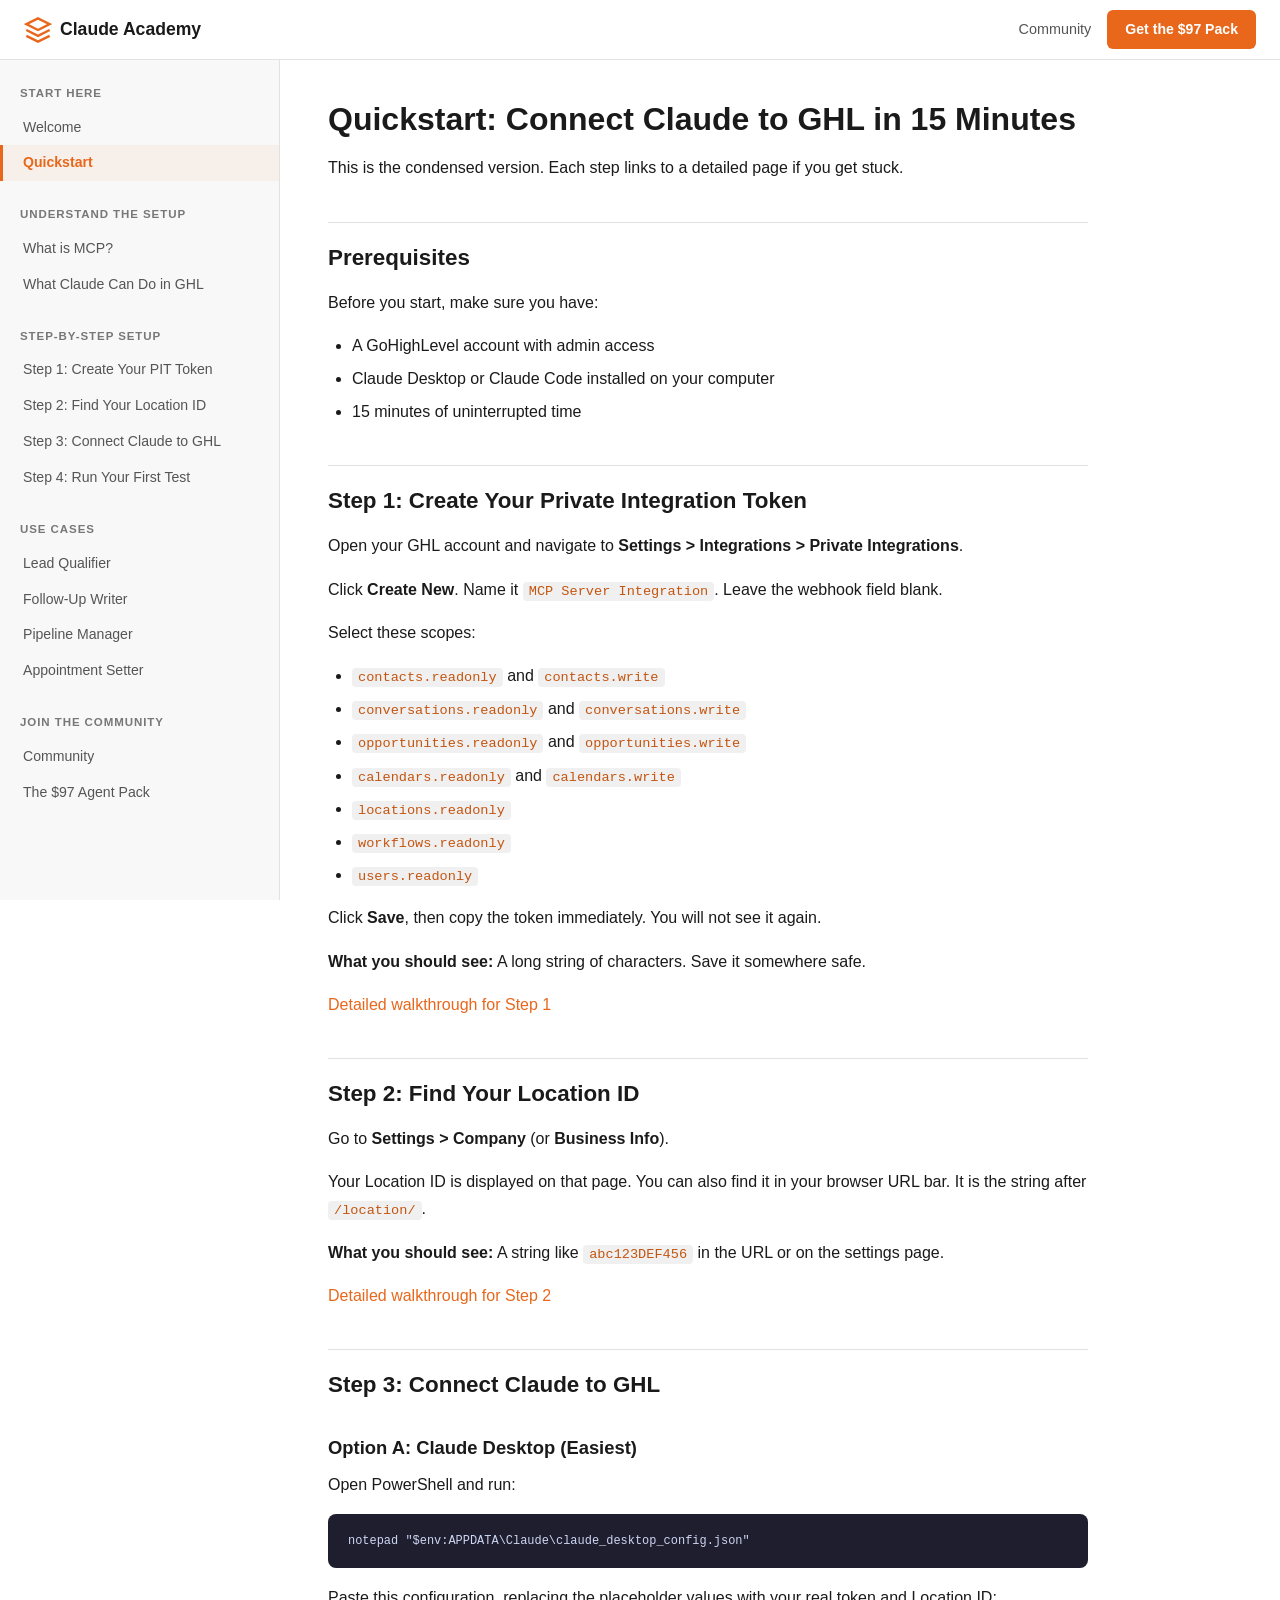
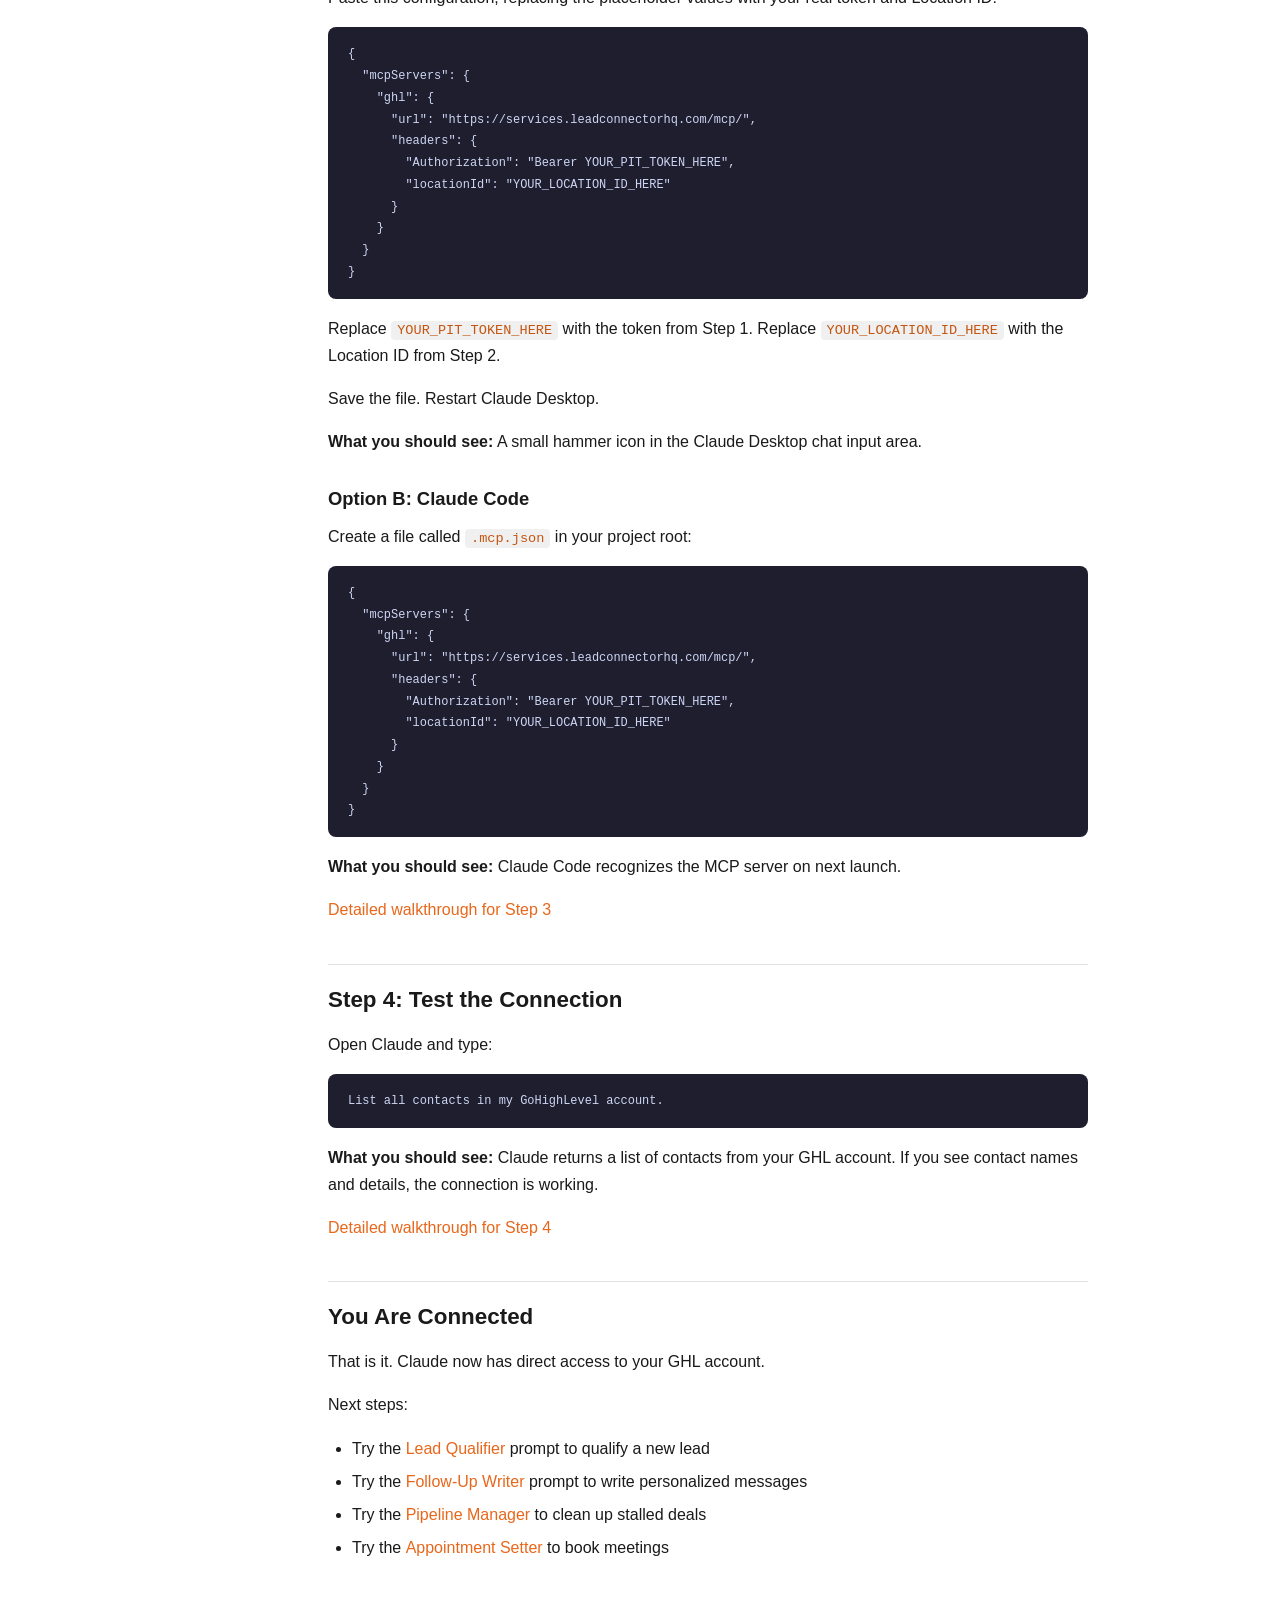
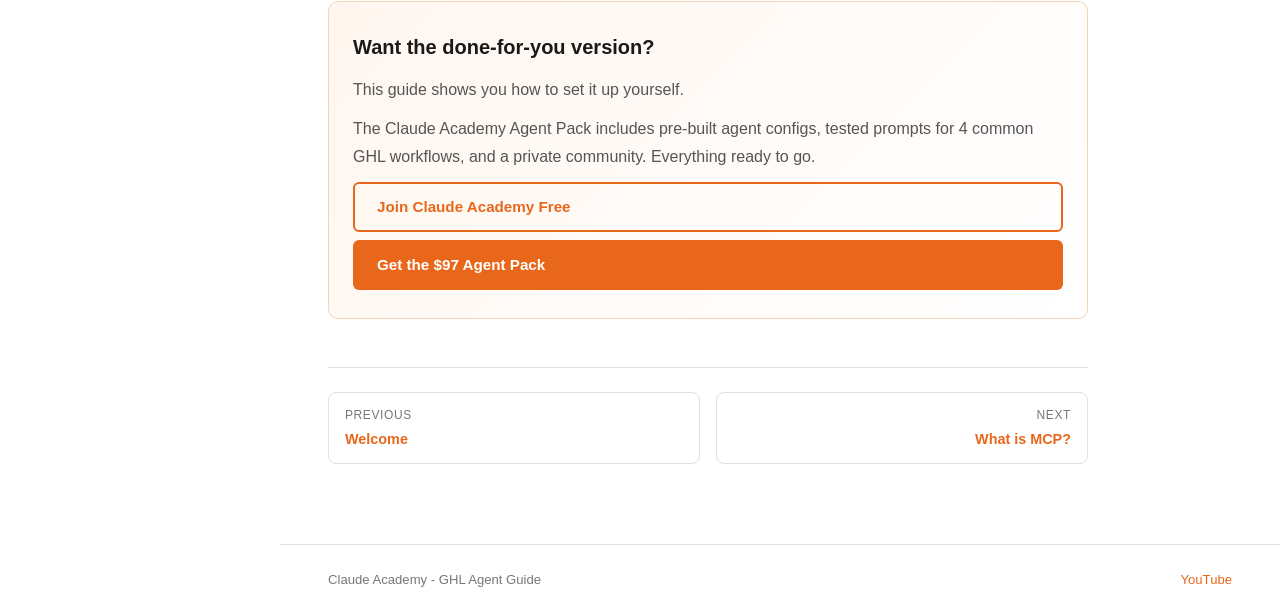
<file: docs/quickstart.html>
<!DOCTYPE html>
<html lang="en">
<head>
  <meta charset="UTF-8">
  <meta name="viewport" content="width=device-width, initial-scale=1.0">
  <title>Quickstart: 15-Minute Setup - Claude Academy</title>
  <meta name="description" content="Connect Claude to your GoHighLevel account in 15 minutes flat.">
  <link rel="stylesheet" href="style.css">
</head>
<body>

<header class="topbar">
  <div style="display:flex;align-items:center;gap:12px">
    <button class="menu-toggle" onclick="toggleSidebar()" aria-label="Toggle menu">
      <svg viewBox="0 0 24 24" fill="none" stroke="currentColor" stroke-width="2"><line x1="3" y1="6" x2="21" y2="6"/><line x1="3" y1="12" x2="21" y2="12"/><line x1="3" y1="18" x2="21" y2="18"/></svg>
    </button>
    <a href="index.html" class="topbar-brand">
      <svg viewBox="0 0 24 24" fill="none" stroke="currentColor" stroke-width="2"><path d="M12 2L2 7l10 5 10-5-10-5z"/><path d="M2 17l10 5 10-5"/><path d="M2 12l10 5 10-5"/></svg>
      Claude Academy
    </a>
  </div>
  <div class="topbar-right">
    <a href="https://skool.com/claude-academy" class="topbar-link" target="_blank" rel="noopener">Community</a>
    <a href="https://skool.com/claude-academy/paid" class="topbar-cta" target="_blank" rel="noopener">Get the $97 Pack</a>
  </div>
</header>

<div class="sidebar-overlay" onclick="toggleSidebar()"></div>

<nav class="sidebar" id="sidebar">

  <div class="sidebar-group">
    <div class="sidebar-group-title">Start Here</div>
    <a href="index.html" class="sidebar-link" data-page="index">Welcome</a>
    <a href="quickstart.html" class="sidebar-link active" data-page="quickstart">Quickstart</a>
  </div>
  <div class="sidebar-group">
    <div class="sidebar-group-title">Understand the Setup</div>
    <a href="what-is-mcp.html" class="sidebar-link" data-page="what-is-mcp">What is MCP?</a>
    <a href="ghl-agent.html" class="sidebar-link" data-page="ghl-agent">What Claude Can Do in GHL</a>
  </div>
  <div class="sidebar-group">
    <div class="sidebar-group-title">Step-by-Step Setup</div>
    <a href="step-1-pit.html" class="sidebar-link" data-page="step-1-pit">Step 1: Create Your PIT Token</a>
    <a href="step-2-location.html" class="sidebar-link" data-page="step-2-location">Step 2: Find Your Location ID</a>
    <a href="step-3-connect.html" class="sidebar-link" data-page="step-3-connect">Step 3: Connect Claude to GHL</a>
    <a href="step-4-test.html" class="sidebar-link" data-page="step-4-test">Step 4: Run Your First Test</a>
  </div>
  <div class="sidebar-group">
    <div class="sidebar-group-title">Use Cases</div>
    <a href="lead-qualifier.html" class="sidebar-link" data-page="lead-qualifier">Lead Qualifier</a>
    <a href="follow-up.html" class="sidebar-link" data-page="follow-up">Follow-Up Writer</a>
    <a href="pipeline-mover.html" class="sidebar-link" data-page="pipeline-mover">Pipeline Manager</a>
    <a href="appointment.html" class="sidebar-link" data-page="appointment">Appointment Setter</a>
  </div>
  <div class="sidebar-group">
    <div class="sidebar-group-title">Join the Community</div>
    <a href="community.html" class="sidebar-link" data-page="community">Community</a>
    <a href="paid-pack.html" class="sidebar-link" data-page="paid-pack">The $97 Agent Pack</a>
  </div>
</nav>

<main class="main">
  <div class="content">


    <h1>Quickstart: Connect Claude to GHL in 15 Minutes</h1>

    <p>This is the condensed version. Each step links to a detailed page if you get stuck.</p>

    <h2>Prerequisites</h2>

    <p>Before you start, make sure you have:</p>
    <ul>
      <li>A GoHighLevel account with admin access</li>
      <li>Claude Desktop or Claude Code installed on your computer</li>
      <li>15 minutes of uninterrupted time</li>
    </ul>

    <h2>Step 1: Create Your Private Integration Token</h2>

    <p>Open your GHL account and navigate to <strong>Settings &gt; Integrations &gt; Private Integrations</strong>.</p>

    <p>Click <strong>Create New</strong>. Name it <code>MCP Server Integration</code>. Leave the webhook field blank.</p>

    <p>Select these scopes:</p>

    <ul>
      <li><code>contacts.readonly</code> and <code>contacts.write</code></li>
      <li><code>conversations.readonly</code> and <code>conversations.write</code></li>
      <li><code>opportunities.readonly</code> and <code>opportunities.write</code></li>
      <li><code>calendars.readonly</code> and <code>calendars.write</code></li>
      <li><code>locations.readonly</code></li>
      <li><code>workflows.readonly</code></li>
      <li><code>users.readonly</code></li>
    </ul>

    <p>Click <strong>Save</strong>, then copy the token immediately. You will not see it again.</p>

    <p><strong>What you should see:</strong> A long string of characters. Save it somewhere safe.</p>

    <p><a href="step-1-pit.html">Detailed walkthrough for Step 1</a></p>

    <h2>Step 2: Find Your Location ID</h2>

    <p>Go to <strong>Settings &gt; Company</strong> (or <strong>Business Info</strong>).</p>

    <p>Your Location ID is displayed on that page. You can also find it in your browser URL bar. It is the string after <code>/location/</code>.</p>

    <p><strong>What you should see:</strong> A string like <code>abc123DEF456</code> in the URL or on the settings page.</p>

    <p><a href="step-2-location.html">Detailed walkthrough for Step 2</a></p>

    <h2>Step 3: Connect Claude to GHL</h2>

    <h3>Option A: Claude Desktop (Easiest)</h3>

    <p>Open PowerShell and run:</p>

    <pre><code>notepad "$env:APPDATA\Claude\claude_desktop_config.json"</code></pre>

    <p>Paste this configuration, replacing the placeholder values with your real token and Location ID:</p>

    <pre><code>{
  "mcpServers": {
    "ghl": {
      "url": "https://services.leadconnectorhq.com/mcp/",
      "headers": {
        "Authorization": "Bearer YOUR_PIT_TOKEN_HERE",
        "locationId": "YOUR_LOCATION_ID_HERE"
      }
    }
  }
}</code></pre>

    <p>Replace <code>YOUR_PIT_TOKEN_HERE</code> with the token from Step 1. Replace <code>YOUR_LOCATION_ID_HERE</code> with the Location ID from Step 2.</p>

    <p>Save the file. Restart Claude Desktop.</p>

    <p><strong>What you should see:</strong> A small hammer icon in the Claude Desktop chat input area.</p>

    <h3>Option B: Claude Code</h3>

    <p>Create a file called <code>.mcp.json</code> in your project root:</p>

    <pre><code>{
  "mcpServers": {
    "ghl": {
      "url": "https://services.leadconnectorhq.com/mcp/",
      "headers": {
        "Authorization": "Bearer YOUR_PIT_TOKEN_HERE",
        "locationId": "YOUR_LOCATION_ID_HERE"
      }
    }
  }
}</code></pre>

    <p><strong>What you should see:</strong> Claude Code recognizes the MCP server on next launch.</p>

    <p><a href="step-3-connect.html">Detailed walkthrough for Step 3</a></p>

    <h2>Step 4: Test the Connection</h2>

    <p>Open Claude and type:</p>

    <pre><code>List all contacts in my GoHighLevel account.</code></pre>

    <p><strong>What you should see:</strong> Claude returns a list of contacts from your GHL account. If you see contact names and details, the connection is working.</p>

    <p><a href="step-4-test.html">Detailed walkthrough for Step 4</a></p>

    <h2>You Are Connected</h2>

    <p>That is it. Claude now has direct access to your GHL account.</p>

    <p>Next steps:</p>

    <ul>
      <li>Try the <a href="lead-qualifier.html">Lead Qualifier</a> prompt to qualify a new lead</li>
      <li>Try the <a href="follow-up.html">Follow-Up Writer</a> prompt to write personalized messages</li>
      <li>Try the <a href="pipeline-mover.html">Pipeline Manager</a> to clean up stalled deals</li>
      <li>Try the <a href="appointment.html">Appointment Setter</a> to book meetings</li>
    </ul>


    <div class="cta-box">
      <h2>Want the done-for-you version?</h2>
      <p>This guide shows you how to set it up yourself.</p>
      <p>The Claude Academy Agent Pack includes pre-built agent configs, tested prompts for 4 common GHL workflows, and a private community. Everything ready to go.</p>
      <div class="cta-links">
        <a href="https://skool.com/claude-academy" class="btn-secondary" target="_blank" rel="noopener">Join Claude Academy Free</a>
        <a href="https://skool.com/claude-academy/paid" class="btn-primary" target="_blank" rel="noopener">Get the $97 Agent Pack</a>
      </div>
    </div>

    <div class="page-nav">
      <a href="index.html">
        <div class="nav-label">Previous</div>
        <div class="nav-title">Welcome</div>
      </a>
      <a href="what-is-mcp.html" class="next">
        <div class="nav-label">Next</div>
        <div class="nav-title">What is MCP?</div>
      </a>
    </div>

  </div>
</main>

<footer class="footer">
  <span>Claude Academy - GHL Agent Guide</span>
  <a href="https://youtube.com/@claudeacademy" target="_blank" rel="noopener">YouTube</a>
</footer>

<script>
function toggleSidebar() {
  document.getElementById('sidebar').classList.toggle('open');
  document.querySelector('.sidebar-overlay').classList.toggle('open');
}
</script>
</body>
</html>
</file>
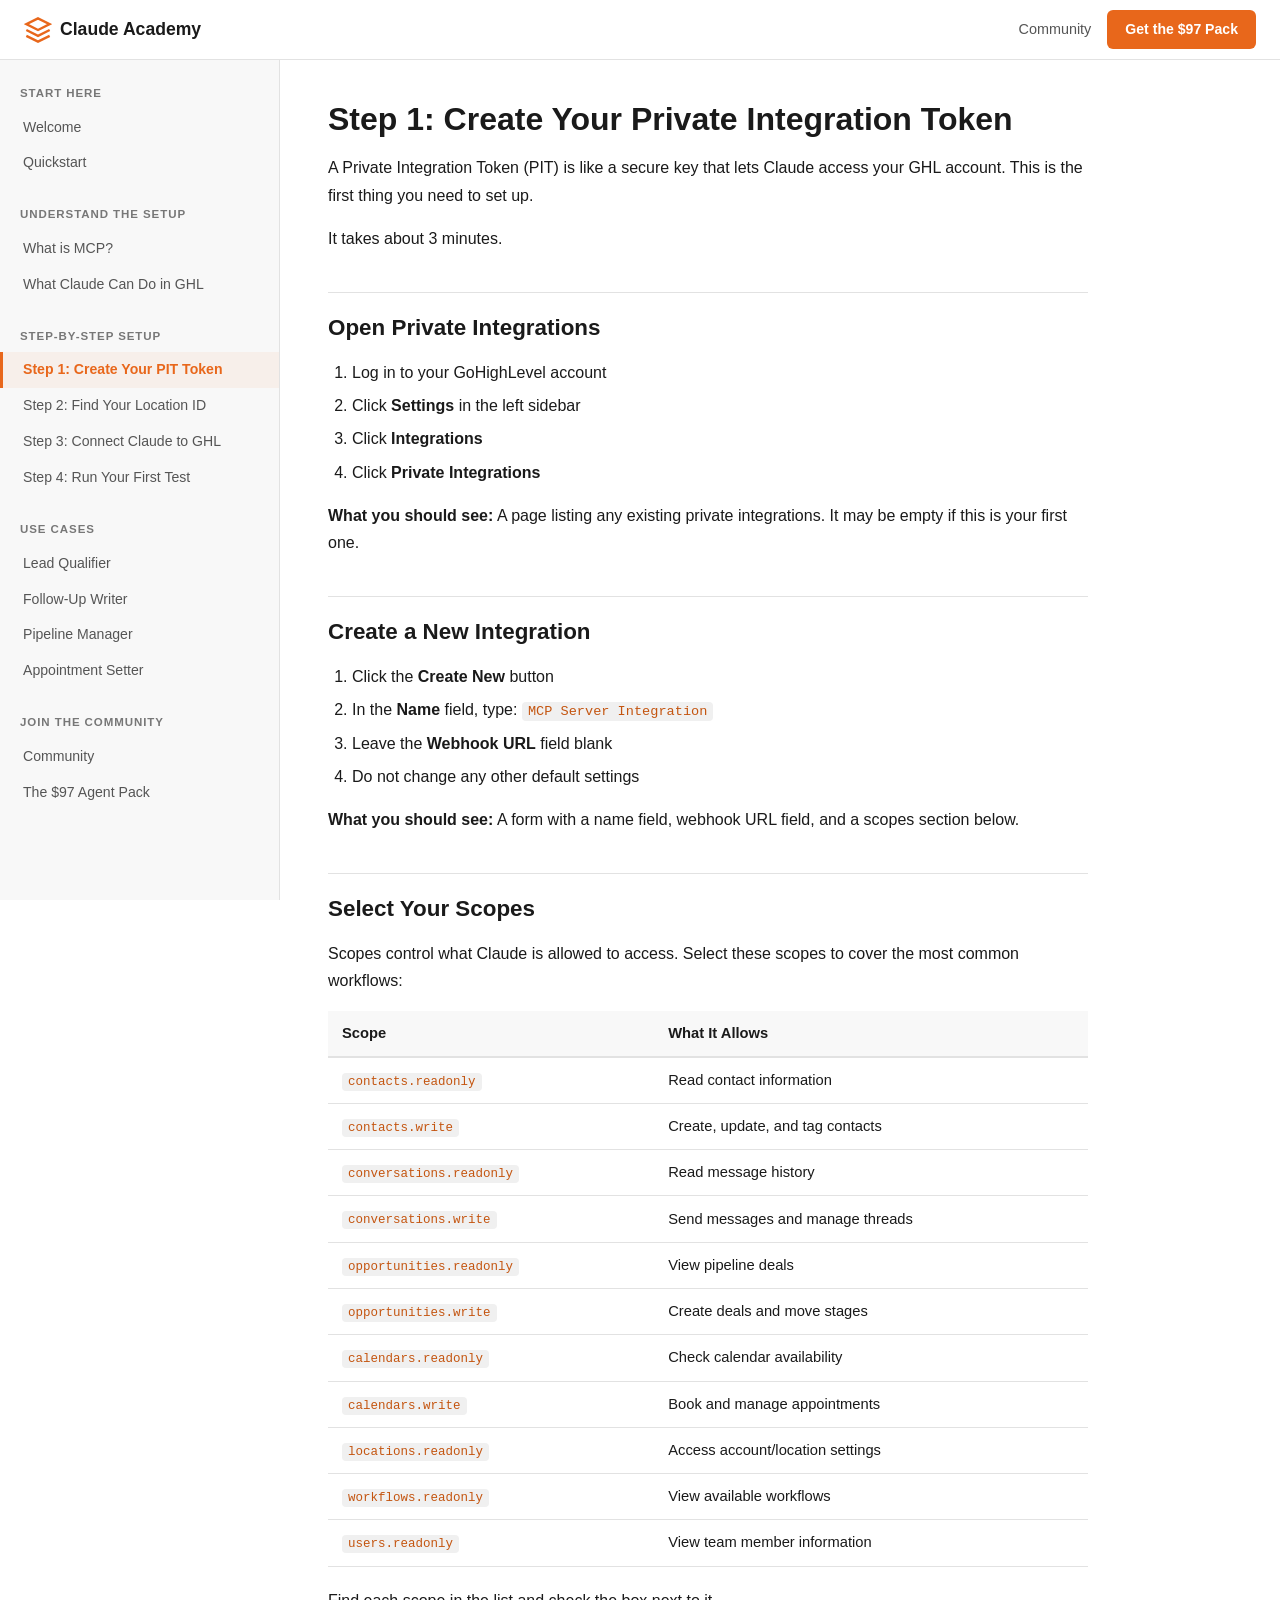
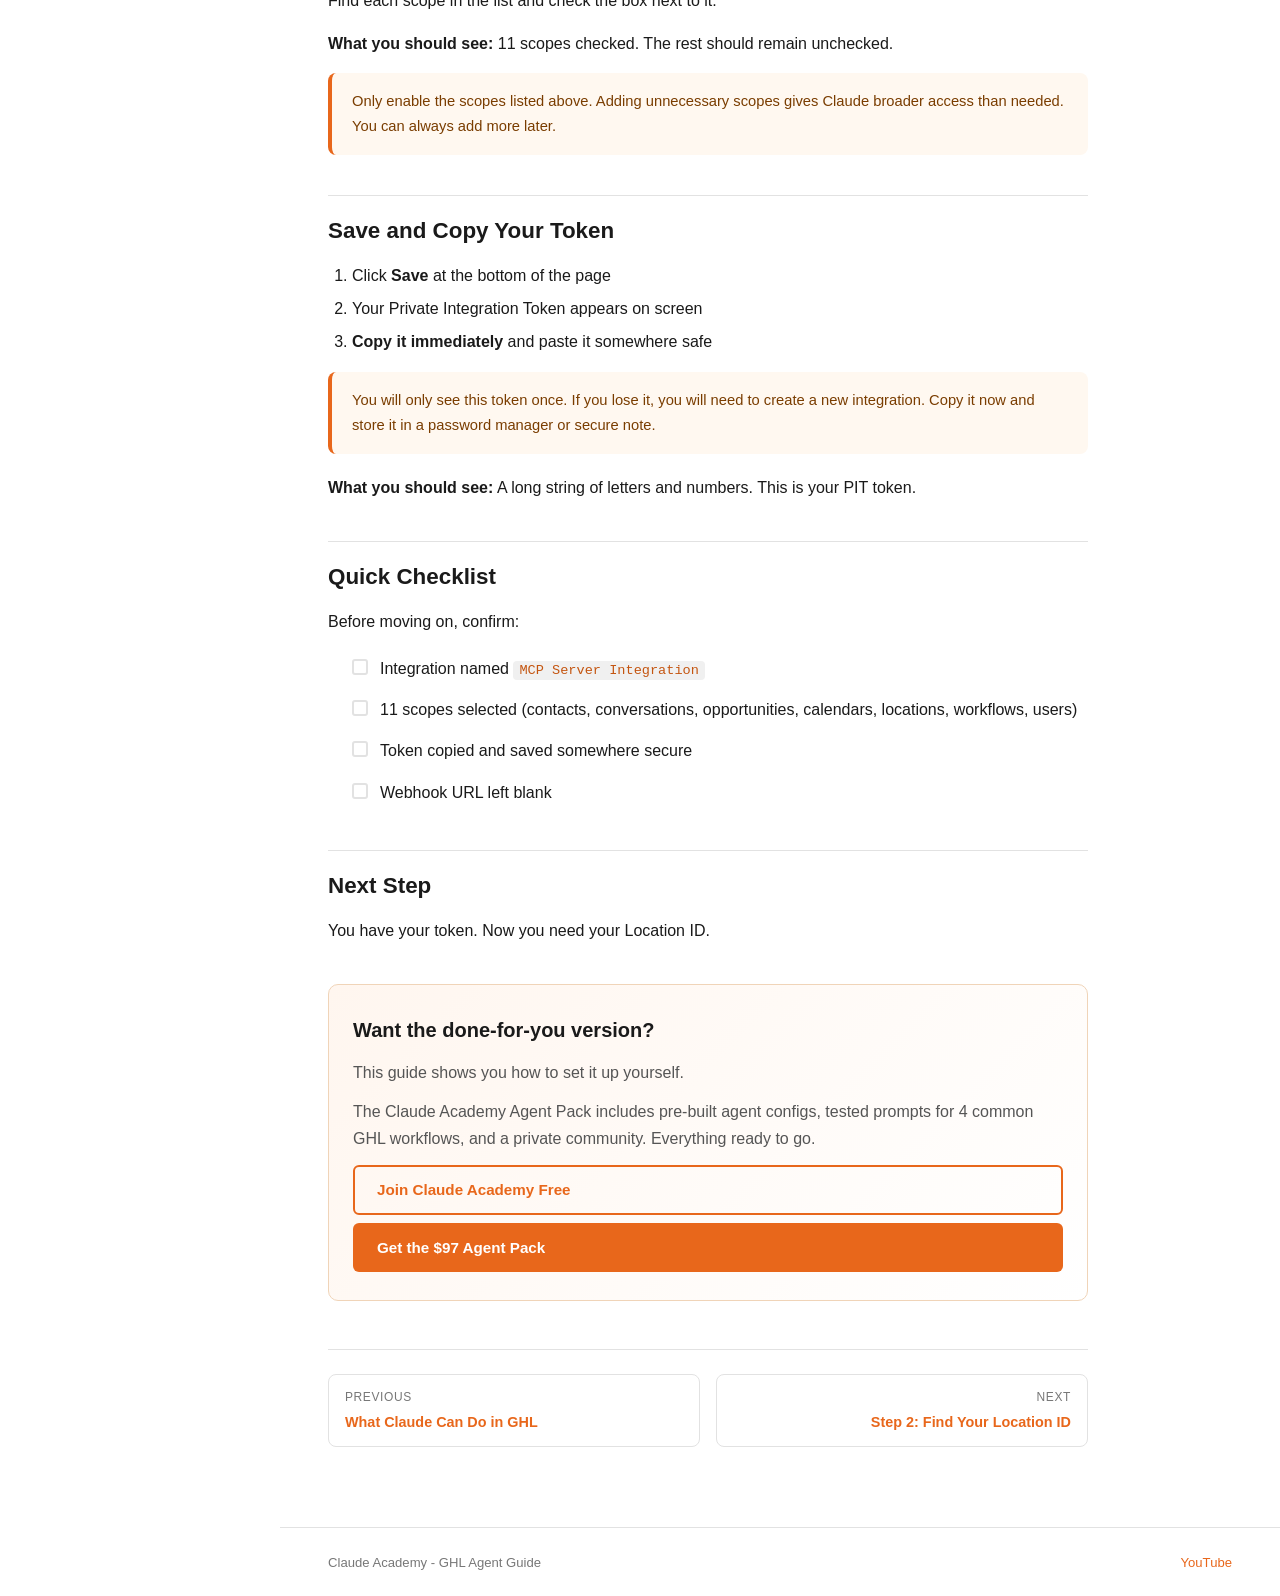
<file: docs/step-1-pit.html>
<!DOCTYPE html>
<html lang="en">
<head>
  <meta charset="UTF-8">
  <meta name="viewport" content="width=device-width, initial-scale=1.0">
  <title>Step 1: Create Your PIT Token - Claude Academy</title>
  <meta name="description" content="Generate a Private Integration Token so Claude can access your GHL account.">
  <link rel="stylesheet" href="style.css">
</head>
<body>

<header class="topbar">
  <div style="display:flex;align-items:center;gap:12px">
    <button class="menu-toggle" onclick="toggleSidebar()" aria-label="Toggle menu">
      <svg viewBox="0 0 24 24" fill="none" stroke="currentColor" stroke-width="2"><line x1="3" y1="6" x2="21" y2="6"/><line x1="3" y1="12" x2="21" y2="12"/><line x1="3" y1="18" x2="21" y2="18"/></svg>
    </button>
    <a href="index.html" class="topbar-brand">
      <svg viewBox="0 0 24 24" fill="none" stroke="currentColor" stroke-width="2"><path d="M12 2L2 7l10 5 10-5-10-5z"/><path d="M2 17l10 5 10-5"/><path d="M2 12l10 5 10-5"/></svg>
      Claude Academy
    </a>
  </div>
  <div class="topbar-right">
    <a href="https://skool.com/claude-academy" class="topbar-link" target="_blank" rel="noopener">Community</a>
    <a href="https://skool.com/claude-academy/paid" class="topbar-cta" target="_blank" rel="noopener">Get the $97 Pack</a>
  </div>
</header>

<div class="sidebar-overlay" onclick="toggleSidebar()"></div>

<nav class="sidebar" id="sidebar">

  <div class="sidebar-group">
    <div class="sidebar-group-title">Start Here</div>
    <a href="index.html" class="sidebar-link" data-page="index">Welcome</a>
    <a href="quickstart.html" class="sidebar-link" data-page="quickstart">Quickstart</a>
  </div>
  <div class="sidebar-group">
    <div class="sidebar-group-title">Understand the Setup</div>
    <a href="what-is-mcp.html" class="sidebar-link" data-page="what-is-mcp">What is MCP?</a>
    <a href="ghl-agent.html" class="sidebar-link" data-page="ghl-agent">What Claude Can Do in GHL</a>
  </div>
  <div class="sidebar-group">
    <div class="sidebar-group-title">Step-by-Step Setup</div>
    <a href="step-1-pit.html" class="sidebar-link active" data-page="step-1-pit">Step 1: Create Your PIT Token</a>
    <a href="step-2-location.html" class="sidebar-link" data-page="step-2-location">Step 2: Find Your Location ID</a>
    <a href="step-3-connect.html" class="sidebar-link" data-page="step-3-connect">Step 3: Connect Claude to GHL</a>
    <a href="step-4-test.html" class="sidebar-link" data-page="step-4-test">Step 4: Run Your First Test</a>
  </div>
  <div class="sidebar-group">
    <div class="sidebar-group-title">Use Cases</div>
    <a href="lead-qualifier.html" class="sidebar-link" data-page="lead-qualifier">Lead Qualifier</a>
    <a href="follow-up.html" class="sidebar-link" data-page="follow-up">Follow-Up Writer</a>
    <a href="pipeline-mover.html" class="sidebar-link" data-page="pipeline-mover">Pipeline Manager</a>
    <a href="appointment.html" class="sidebar-link" data-page="appointment">Appointment Setter</a>
  </div>
  <div class="sidebar-group">
    <div class="sidebar-group-title">Join the Community</div>
    <a href="community.html" class="sidebar-link" data-page="community">Community</a>
    <a href="paid-pack.html" class="sidebar-link" data-page="paid-pack">The $97 Agent Pack</a>
  </div>
</nav>

<main class="main">
  <div class="content">


    <h1>Step 1: Create Your Private Integration Token</h1>

    <p>A Private Integration Token (PIT) is like a secure key that lets Claude access your GHL account. This is the first thing you need to set up.</p>

    <p>It takes about 3 minutes.</p>

    <h2>Open Private Integrations</h2>

    <ol>
      <li>Log in to your GoHighLevel account</li>
      <li>Click <strong>Settings</strong> in the left sidebar</li>
      <li>Click <strong>Integrations</strong></li>
      <li>Click <strong>Private Integrations</strong></li>
    </ol>

    <p><strong>What you should see:</strong> A page listing any existing private integrations. It may be empty if this is your first one.</p>

    <h2>Create a New Integration</h2>

    <ol>
      <li>Click the <strong>Create New</strong> button</li>
      <li>In the <strong>Name</strong> field, type: <code>MCP Server Integration</code></li>
      <li>Leave the <strong>Webhook URL</strong> field blank</li>
      <li>Do not change any other default settings</li>
    </ol>

    <p><strong>What you should see:</strong> A form with a name field, webhook URL field, and a scopes section below.</p>

    <h2>Select Your Scopes</h2>

    <p>Scopes control what Claude is allowed to access. Select these scopes to cover the most common workflows:</p>

    <table>
      <thead>
        <tr><th>Scope</th><th>What It Allows</th></tr>
      </thead>
      <tbody>
        <tr><td><code>contacts.readonly</code></td><td>Read contact information</td></tr>
        <tr><td><code>contacts.write</code></td><td>Create, update, and tag contacts</td></tr>
        <tr><td><code>conversations.readonly</code></td><td>Read message history</td></tr>
        <tr><td><code>conversations.write</code></td><td>Send messages and manage threads</td></tr>
        <tr><td><code>opportunities.readonly</code></td><td>View pipeline deals</td></tr>
        <tr><td><code>opportunities.write</code></td><td>Create deals and move stages</td></tr>
        <tr><td><code>calendars.readonly</code></td><td>Check calendar availability</td></tr>
        <tr><td><code>calendars.write</code></td><td>Book and manage appointments</td></tr>
        <tr><td><code>locations.readonly</code></td><td>Access account/location settings</td></tr>
        <tr><td><code>workflows.readonly</code></td><td>View available workflows</td></tr>
        <tr><td><code>users.readonly</code></td><td>View team member information</td></tr>
      </tbody>
    </table>

    <p>Find each scope in the list and check the box next to it.</p>

    <p><strong>What you should see:</strong> 11 scopes checked. The rest should remain unchecked.</p>

    <div class="callout callout-warning">
      Only enable the scopes listed above. Adding unnecessary scopes gives Claude broader access than needed. You can always add more later.
    </div>

    <h2>Save and Copy Your Token</h2>

    <ol>
      <li>Click <strong>Save</strong> at the bottom of the page</li>
      <li>Your Private Integration Token appears on screen</li>
      <li><strong>Copy it immediately</strong> and paste it somewhere safe</li>
    </ol>

    <div class="callout callout-warning">
      You will only see this token once. If you lose it, you will need to create a new integration. Copy it now and store it in a password manager or secure note.
    </div>

    <p><strong>What you should see:</strong> A long string of letters and numbers. This is your PIT token.</p>

    <h2>Quick Checklist</h2>

    <p>Before moving on, confirm:</p>

    <ul class="checklist">
      <li>Integration named <code>MCP Server Integration</code></li>
      <li>11 scopes selected (contacts, conversations, opportunities, calendars, locations, workflows, users)</li>
      <li>Token copied and saved somewhere secure</li>
      <li>Webhook URL left blank</li>
    </ul>

    <h2>Next Step</h2>

    <p>You have your token. Now you need your Location ID.</p>


    <div class="cta-box">
      <h2>Want the done-for-you version?</h2>
      <p>This guide shows you how to set it up yourself.</p>
      <p>The Claude Academy Agent Pack includes pre-built agent configs, tested prompts for 4 common GHL workflows, and a private community. Everything ready to go.</p>
      <div class="cta-links">
        <a href="https://skool.com/claude-academy" class="btn-secondary" target="_blank" rel="noopener">Join Claude Academy Free</a>
        <a href="https://skool.com/claude-academy/paid" class="btn-primary" target="_blank" rel="noopener">Get the $97 Agent Pack</a>
      </div>
    </div>

    <div class="page-nav">
      <a href="ghl-agent.html">
        <div class="nav-label">Previous</div>
        <div class="nav-title">What Claude Can Do in GHL</div>
      </a>
      <a href="step-2-location.html" class="next">
        <div class="nav-label">Next</div>
        <div class="nav-title">Step 2: Find Your Location ID</div>
      </a>
    </div>

  </div>
</main>

<footer class="footer">
  <span>Claude Academy - GHL Agent Guide</span>
  <a href="https://youtube.com/@claudeacademy" target="_blank" rel="noopener">YouTube</a>
</footer>

<script>
function toggleSidebar() {
  document.getElementById('sidebar').classList.toggle('open');
  document.querySelector('.sidebar-overlay').classList.toggle('open');
}
</script>
</body>
</html>
</file>
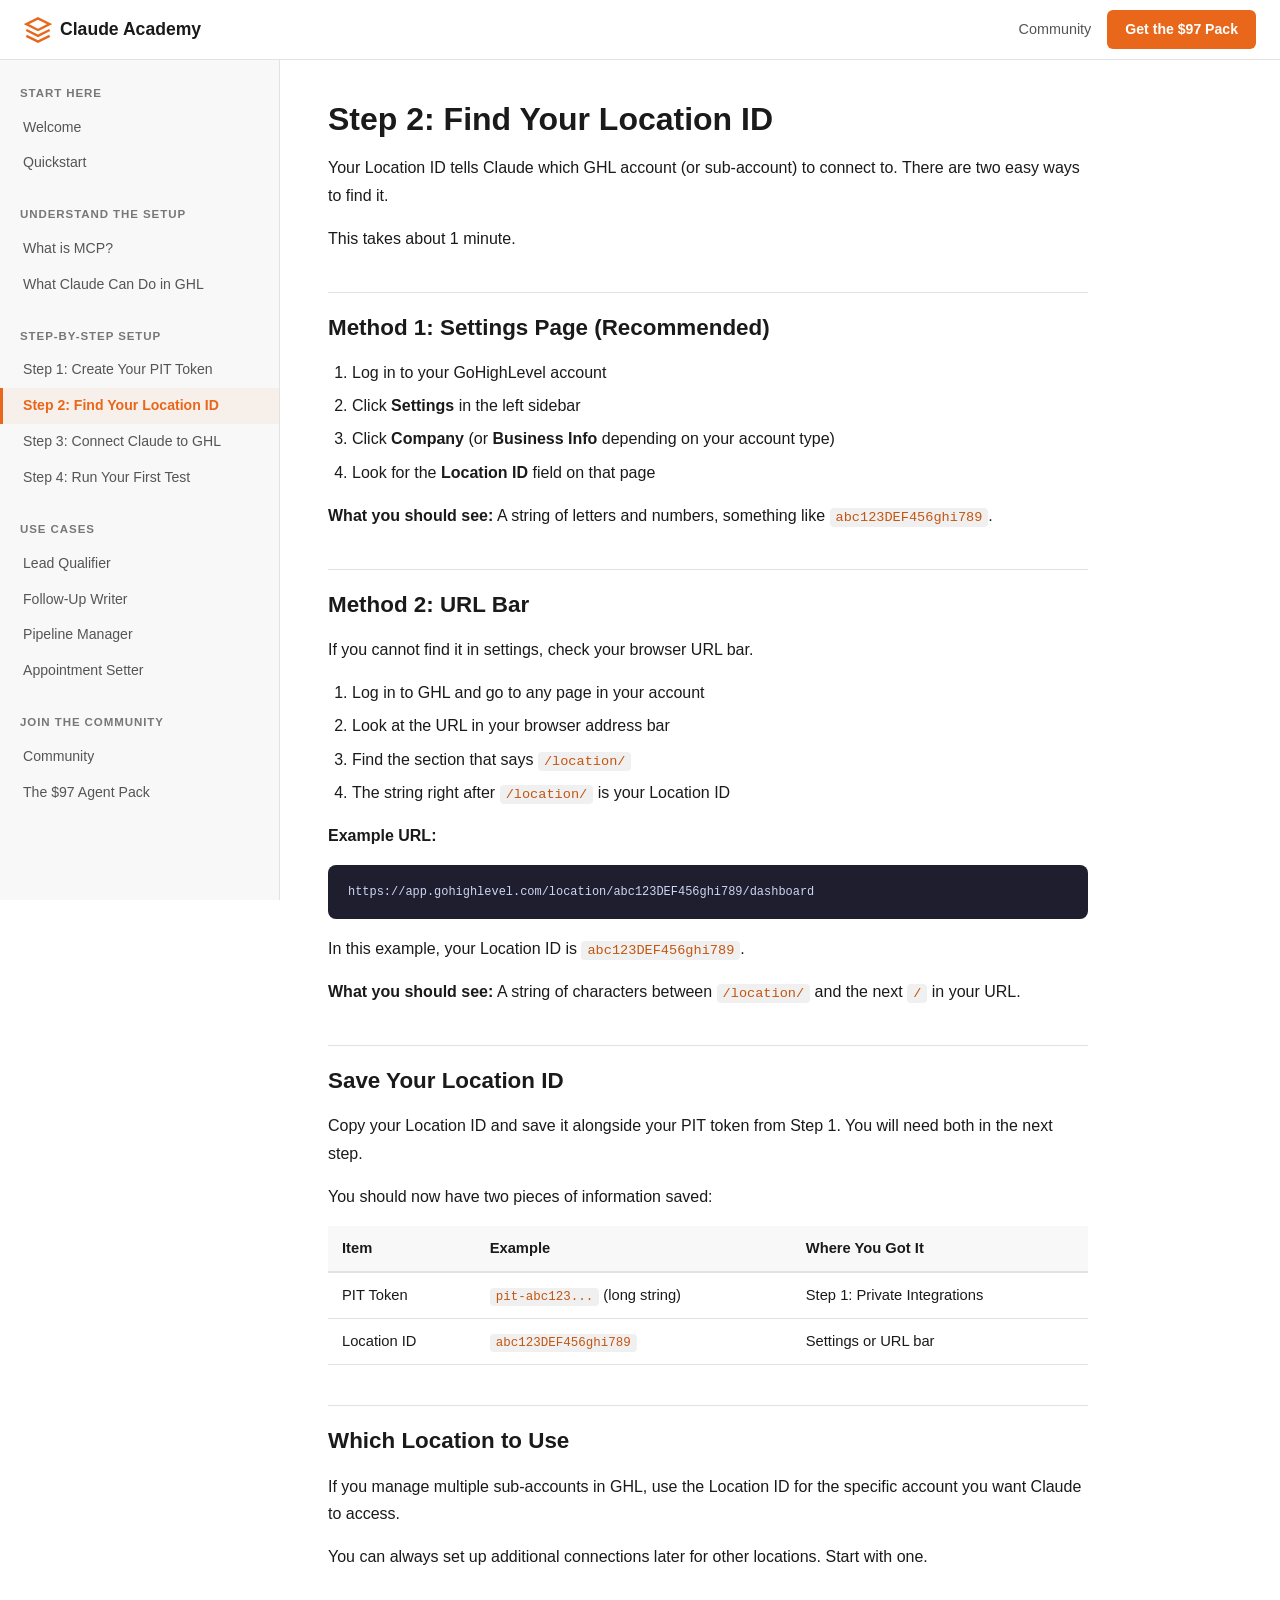
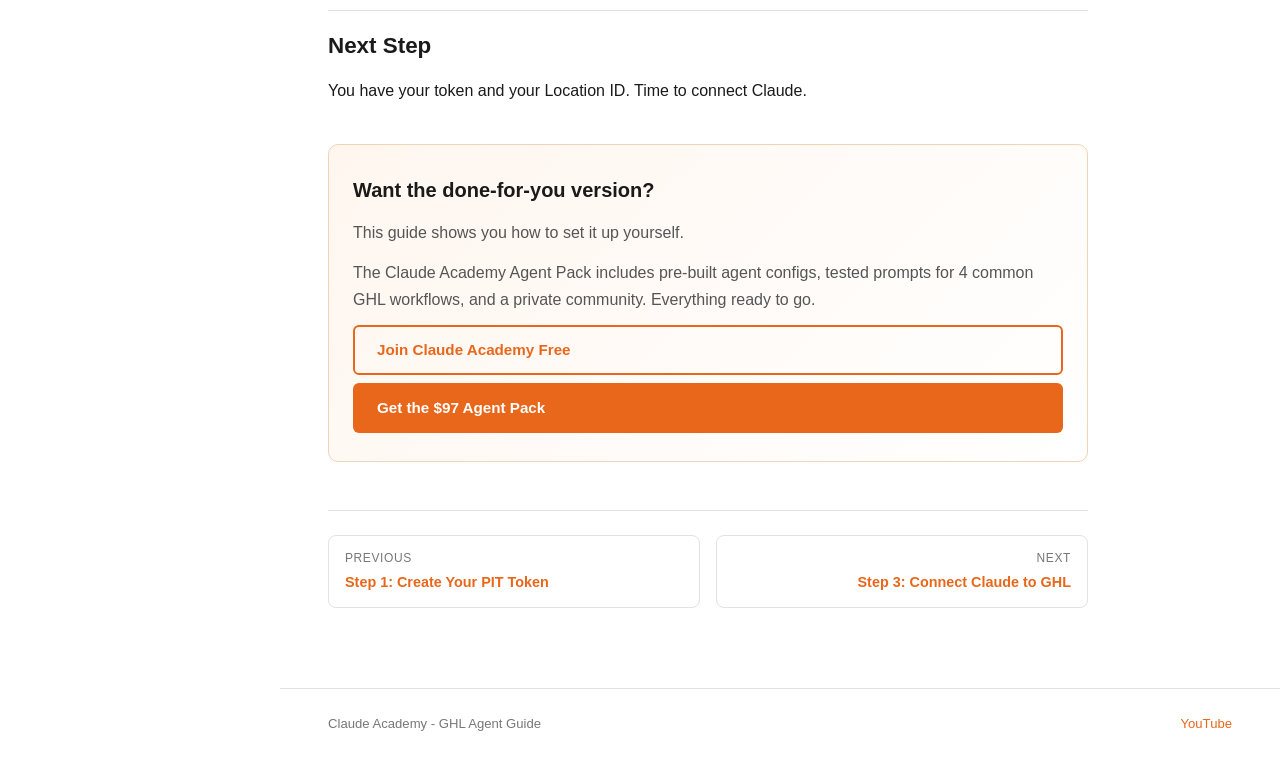
<file: docs/step-2-location.html>
<!DOCTYPE html>
<html lang="en">
<head>
  <meta charset="UTF-8">
  <meta name="viewport" content="width=device-width, initial-scale=1.0">
  <title>Step 2: Find Your Location ID - Claude Academy</title>
  <meta name="description" content="Grab your GHL Location ID. You will need it for the connection config.">
  <link rel="stylesheet" href="style.css">
</head>
<body>

<header class="topbar">
  <div style="display:flex;align-items:center;gap:12px">
    <button class="menu-toggle" onclick="toggleSidebar()" aria-label="Toggle menu">
      <svg viewBox="0 0 24 24" fill="none" stroke="currentColor" stroke-width="2"><line x1="3" y1="6" x2="21" y2="6"/><line x1="3" y1="12" x2="21" y2="12"/><line x1="3" y1="18" x2="21" y2="18"/></svg>
    </button>
    <a href="index.html" class="topbar-brand">
      <svg viewBox="0 0 24 24" fill="none" stroke="currentColor" stroke-width="2"><path d="M12 2L2 7l10 5 10-5-10-5z"/><path d="M2 17l10 5 10-5"/><path d="M2 12l10 5 10-5"/></svg>
      Claude Academy
    </a>
  </div>
  <div class="topbar-right">
    <a href="https://skool.com/claude-academy" class="topbar-link" target="_blank" rel="noopener">Community</a>
    <a href="https://skool.com/claude-academy/paid" class="topbar-cta" target="_blank" rel="noopener">Get the $97 Pack</a>
  </div>
</header>

<div class="sidebar-overlay" onclick="toggleSidebar()"></div>

<nav class="sidebar" id="sidebar">

  <div class="sidebar-group">
    <div class="sidebar-group-title">Start Here</div>
    <a href="index.html" class="sidebar-link" data-page="index">Welcome</a>
    <a href="quickstart.html" class="sidebar-link" data-page="quickstart">Quickstart</a>
  </div>
  <div class="sidebar-group">
    <div class="sidebar-group-title">Understand the Setup</div>
    <a href="what-is-mcp.html" class="sidebar-link" data-page="what-is-mcp">What is MCP?</a>
    <a href="ghl-agent.html" class="sidebar-link" data-page="ghl-agent">What Claude Can Do in GHL</a>
  </div>
  <div class="sidebar-group">
    <div class="sidebar-group-title">Step-by-Step Setup</div>
    <a href="step-1-pit.html" class="sidebar-link" data-page="step-1-pit">Step 1: Create Your PIT Token</a>
    <a href="step-2-location.html" class="sidebar-link active" data-page="step-2-location">Step 2: Find Your Location ID</a>
    <a href="step-3-connect.html" class="sidebar-link" data-page="step-3-connect">Step 3: Connect Claude to GHL</a>
    <a href="step-4-test.html" class="sidebar-link" data-page="step-4-test">Step 4: Run Your First Test</a>
  </div>
  <div class="sidebar-group">
    <div class="sidebar-group-title">Use Cases</div>
    <a href="lead-qualifier.html" class="sidebar-link" data-page="lead-qualifier">Lead Qualifier</a>
    <a href="follow-up.html" class="sidebar-link" data-page="follow-up">Follow-Up Writer</a>
    <a href="pipeline-mover.html" class="sidebar-link" data-page="pipeline-mover">Pipeline Manager</a>
    <a href="appointment.html" class="sidebar-link" data-page="appointment">Appointment Setter</a>
  </div>
  <div class="sidebar-group">
    <div class="sidebar-group-title">Join the Community</div>
    <a href="community.html" class="sidebar-link" data-page="community">Community</a>
    <a href="paid-pack.html" class="sidebar-link" data-page="paid-pack">The $97 Agent Pack</a>
  </div>
</nav>

<main class="main">
  <div class="content">


    <h1>Step 2: Find Your Location ID</h1>

    <p>Your Location ID tells Claude which GHL account (or sub-account) to connect to. There are two easy ways to find it.</p>

    <p>This takes about 1 minute.</p>

    <h2>Method 1: Settings Page (Recommended)</h2>

    <ol>
      <li>Log in to your GoHighLevel account</li>
      <li>Click <strong>Settings</strong> in the left sidebar</li>
      <li>Click <strong>Company</strong> (or <strong>Business Info</strong> depending on your account type)</li>
      <li>Look for the <strong>Location ID</strong> field on that page</li>
    </ol>

    <p><strong>What you should see:</strong> A string of letters and numbers, something like <code>abc123DEF456ghi789</code>.</p>

    <h2>Method 2: URL Bar</h2>

    <p>If you cannot find it in settings, check your browser URL bar.</p>

    <ol>
      <li>Log in to GHL and go to any page in your account</li>
      <li>Look at the URL in your browser address bar</li>
      <li>Find the section that says <code>/location/</code></li>
      <li>The string right after <code>/location/</code> is your Location ID</li>
    </ol>

    <p><strong>Example URL:</strong></p>

    <pre><code>https://app.gohighlevel.com/location/abc123DEF456ghi789/dashboard</code></pre>

    <p>In this example, your Location ID is <code>abc123DEF456ghi789</code>.</p>

    <p><strong>What you should see:</strong> A string of characters between <code>/location/</code> and the next <code>/</code> in your URL.</p>

    <h2>Save Your Location ID</h2>

    <p>Copy your Location ID and save it alongside your PIT token from Step 1. You will need both in the next step.</p>

    <p>You should now have two pieces of information saved:</p>

    <table>
      <thead>
        <tr><th>Item</th><th>Example</th><th>Where You Got It</th></tr>
      </thead>
      <tbody>
        <tr><td>PIT Token</td><td><code>pit-abc123...</code> (long string)</td><td>Step 1: Private Integrations</td></tr>
        <tr><td>Location ID</td><td><code>abc123DEF456ghi789</code></td><td>Settings or URL bar</td></tr>
      </tbody>
    </table>

    <h2>Which Location to Use</h2>

    <p>If you manage multiple sub-accounts in GHL, use the Location ID for the specific account you want Claude to access.</p>

    <p>You can always set up additional connections later for other locations. Start with one.</p>

    <h2>Next Step</h2>

    <p>You have your token and your Location ID. Time to connect Claude.</p>


    <div class="cta-box">
      <h2>Want the done-for-you version?</h2>
      <p>This guide shows you how to set it up yourself.</p>
      <p>The Claude Academy Agent Pack includes pre-built agent configs, tested prompts for 4 common GHL workflows, and a private community. Everything ready to go.</p>
      <div class="cta-links">
        <a href="https://skool.com/claude-academy" class="btn-secondary" target="_blank" rel="noopener">Join Claude Academy Free</a>
        <a href="https://skool.com/claude-academy/paid" class="btn-primary" target="_blank" rel="noopener">Get the $97 Agent Pack</a>
      </div>
    </div>

    <div class="page-nav">
      <a href="step-1-pit.html">
        <div class="nav-label">Previous</div>
        <div class="nav-title">Step 1: Create Your PIT Token</div>
      </a>
      <a href="step-3-connect.html" class="next">
        <div class="nav-label">Next</div>
        <div class="nav-title">Step 3: Connect Claude to GHL</div>
      </a>
    </div>

  </div>
</main>

<footer class="footer">
  <span>Claude Academy - GHL Agent Guide</span>
  <a href="https://youtube.com/@claudeacademy" target="_blank" rel="noopener">YouTube</a>
</footer>

<script>
function toggleSidebar() {
  document.getElementById('sidebar').classList.toggle('open');
  document.querySelector('.sidebar-overlay').classList.toggle('open');
}
</script>
</body>
</html>
</file>
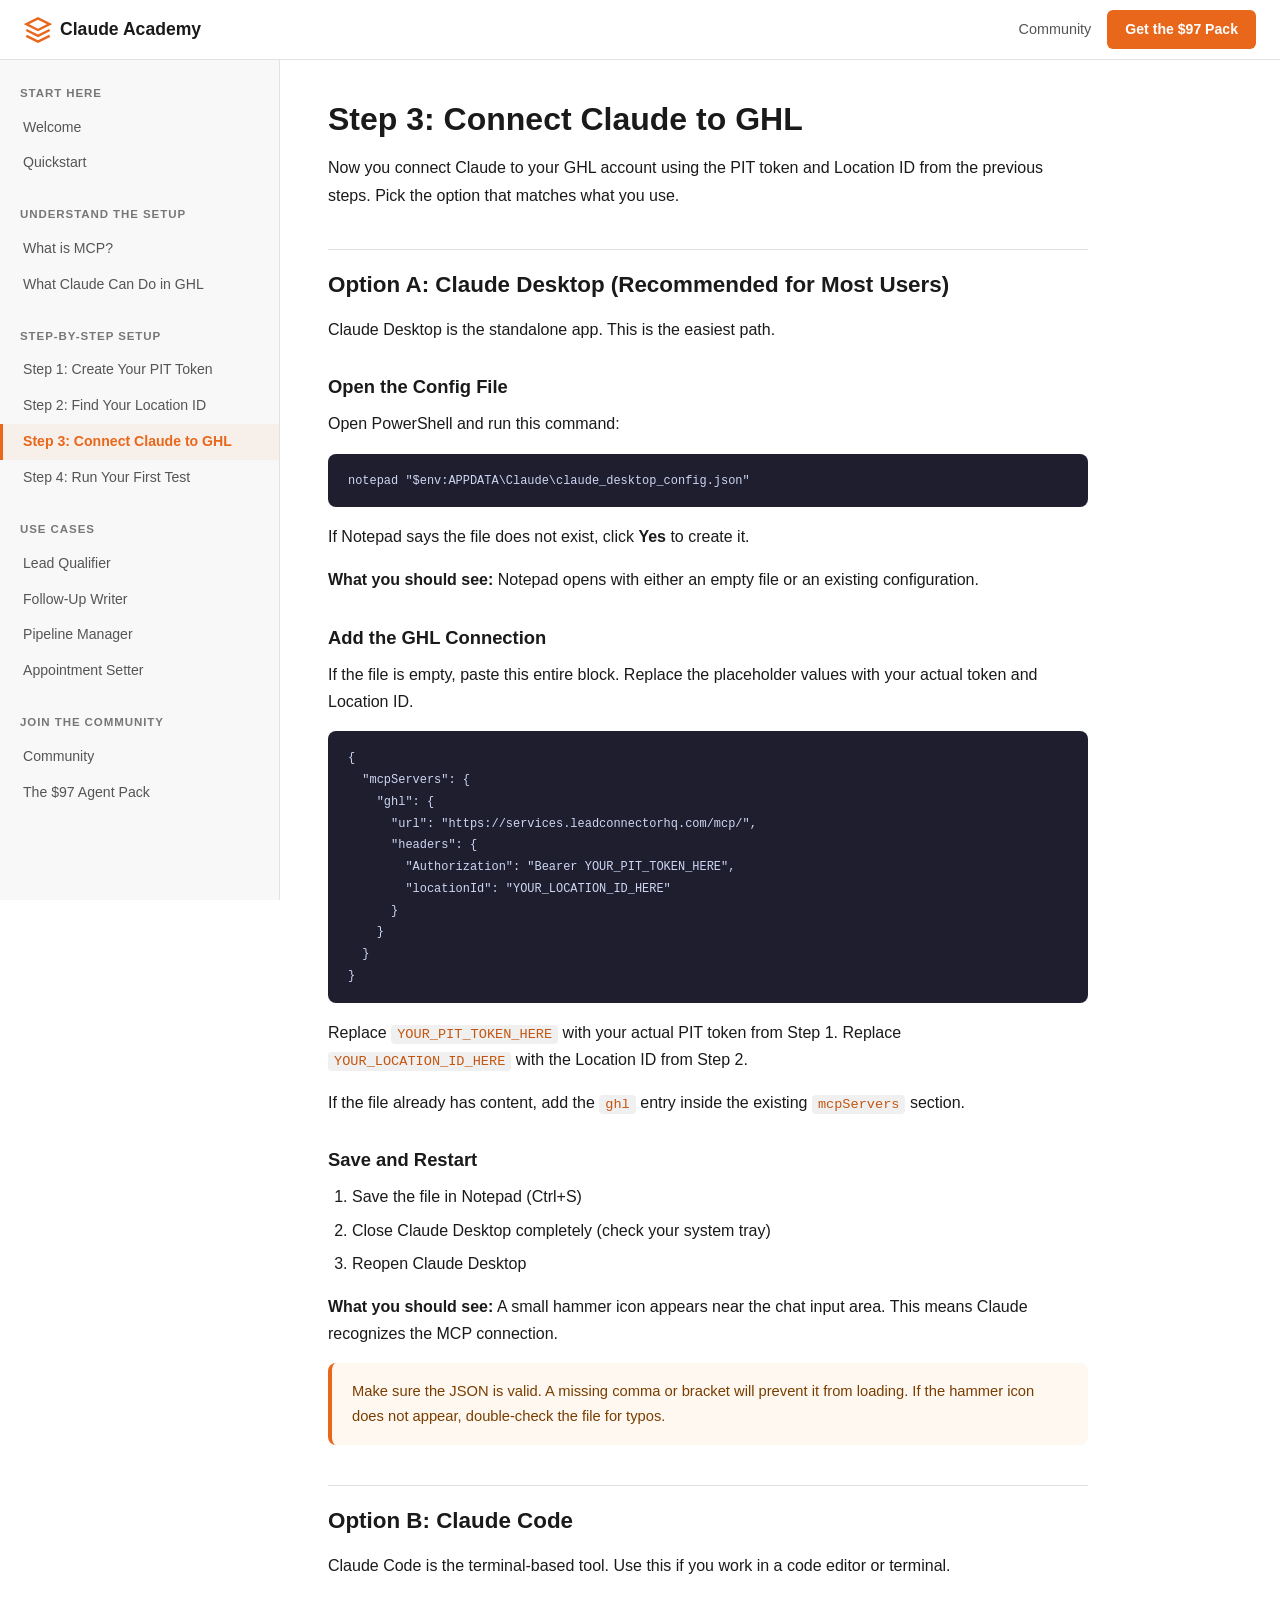
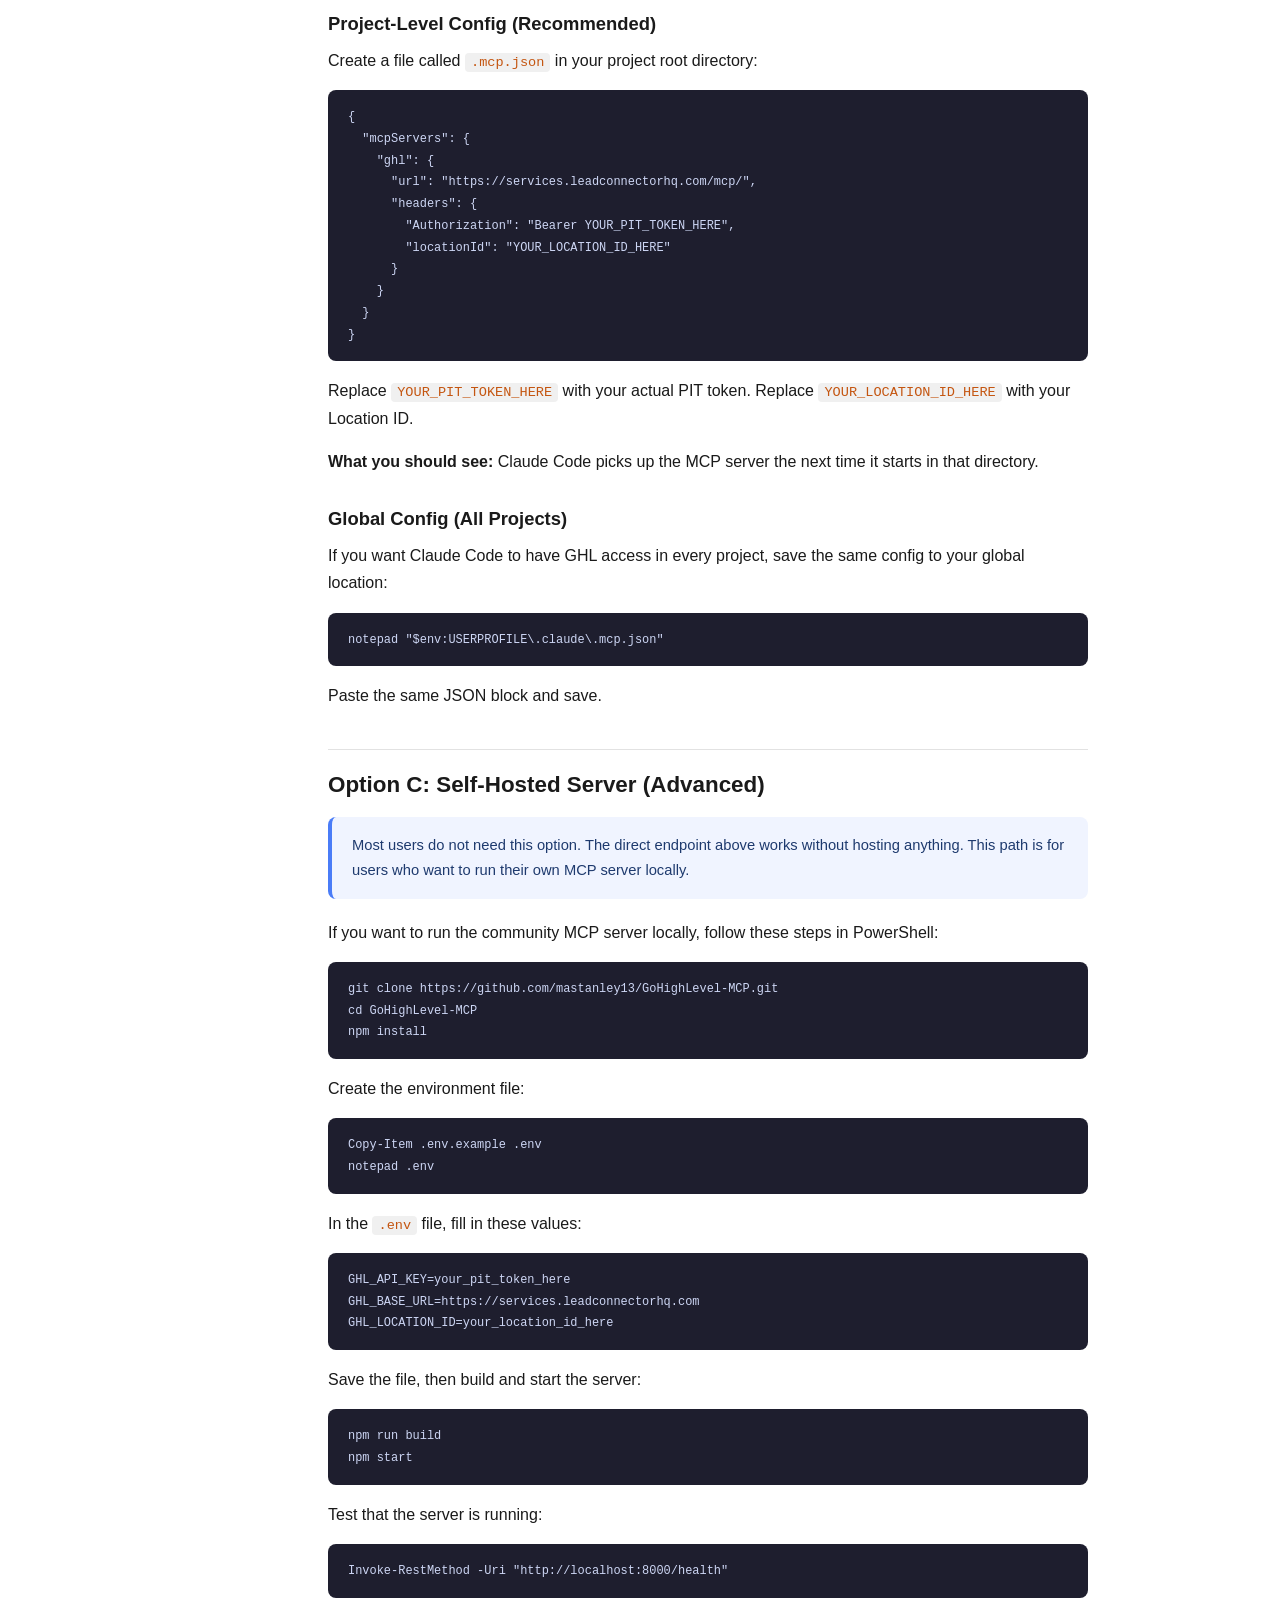
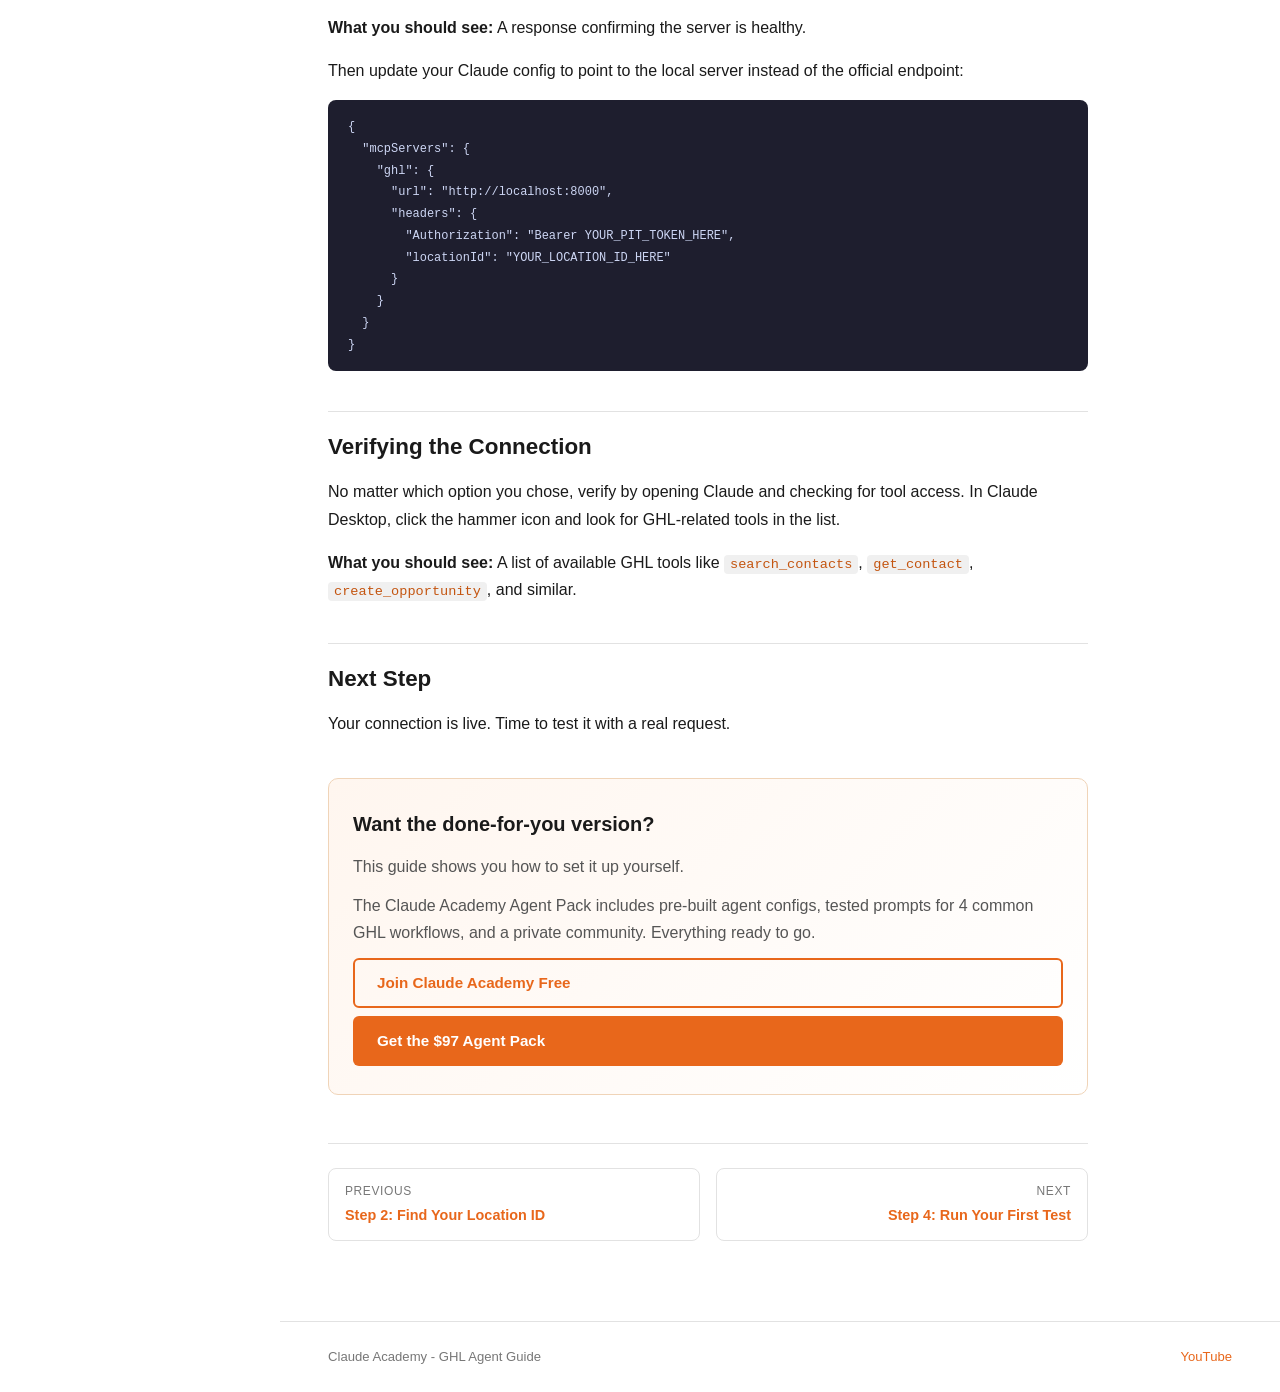
<file: docs/step-3-connect.html>
<!DOCTYPE html>
<html lang="en">
<head>
  <meta charset="UTF-8">
  <meta name="viewport" content="width=device-width, initial-scale=1.0">
  <title>Step 3: Connect Claude to GHL - Claude Academy</title>
  <meta name="description" content="Configure Claude Desktop or Claude Code to talk to your GoHighLevel account.">
  <link rel="stylesheet" href="style.css">
</head>
<body>

<header class="topbar">
  <div style="display:flex;align-items:center;gap:12px">
    <button class="menu-toggle" onclick="toggleSidebar()" aria-label="Toggle menu">
      <svg viewBox="0 0 24 24" fill="none" stroke="currentColor" stroke-width="2"><line x1="3" y1="6" x2="21" y2="6"/><line x1="3" y1="12" x2="21" y2="12"/><line x1="3" y1="18" x2="21" y2="18"/></svg>
    </button>
    <a href="index.html" class="topbar-brand">
      <svg viewBox="0 0 24 24" fill="none" stroke="currentColor" stroke-width="2"><path d="M12 2L2 7l10 5 10-5-10-5z"/><path d="M2 17l10 5 10-5"/><path d="M2 12l10 5 10-5"/></svg>
      Claude Academy
    </a>
  </div>
  <div class="topbar-right">
    <a href="https://skool.com/claude-academy" class="topbar-link" target="_blank" rel="noopener">Community</a>
    <a href="https://skool.com/claude-academy/paid" class="topbar-cta" target="_blank" rel="noopener">Get the $97 Pack</a>
  </div>
</header>

<div class="sidebar-overlay" onclick="toggleSidebar()"></div>

<nav class="sidebar" id="sidebar">

  <div class="sidebar-group">
    <div class="sidebar-group-title">Start Here</div>
    <a href="index.html" class="sidebar-link" data-page="index">Welcome</a>
    <a href="quickstart.html" class="sidebar-link" data-page="quickstart">Quickstart</a>
  </div>
  <div class="sidebar-group">
    <div class="sidebar-group-title">Understand the Setup</div>
    <a href="what-is-mcp.html" class="sidebar-link" data-page="what-is-mcp">What is MCP?</a>
    <a href="ghl-agent.html" class="sidebar-link" data-page="ghl-agent">What Claude Can Do in GHL</a>
  </div>
  <div class="sidebar-group">
    <div class="sidebar-group-title">Step-by-Step Setup</div>
    <a href="step-1-pit.html" class="sidebar-link" data-page="step-1-pit">Step 1: Create Your PIT Token</a>
    <a href="step-2-location.html" class="sidebar-link" data-page="step-2-location">Step 2: Find Your Location ID</a>
    <a href="step-3-connect.html" class="sidebar-link active" data-page="step-3-connect">Step 3: Connect Claude to GHL</a>
    <a href="step-4-test.html" class="sidebar-link" data-page="step-4-test">Step 4: Run Your First Test</a>
  </div>
  <div class="sidebar-group">
    <div class="sidebar-group-title">Use Cases</div>
    <a href="lead-qualifier.html" class="sidebar-link" data-page="lead-qualifier">Lead Qualifier</a>
    <a href="follow-up.html" class="sidebar-link" data-page="follow-up">Follow-Up Writer</a>
    <a href="pipeline-mover.html" class="sidebar-link" data-page="pipeline-mover">Pipeline Manager</a>
    <a href="appointment.html" class="sidebar-link" data-page="appointment">Appointment Setter</a>
  </div>
  <div class="sidebar-group">
    <div class="sidebar-group-title">Join the Community</div>
    <a href="community.html" class="sidebar-link" data-page="community">Community</a>
    <a href="paid-pack.html" class="sidebar-link" data-page="paid-pack">The $97 Agent Pack</a>
  </div>
</nav>

<main class="main">
  <div class="content">


    <h1>Step 3: Connect Claude to GHL</h1>

    <p>Now you connect Claude to your GHL account using the PIT token and Location ID from the previous steps. Pick the option that matches what you use.</p>

    <h2>Option A: Claude Desktop (Recommended for Most Users)</h2>

    <p>Claude Desktop is the standalone app. This is the easiest path.</p>

    <h3>Open the Config File</h3>

    <p>Open PowerShell and run this command:</p>

    <pre><code>notepad "$env:APPDATA\Claude\claude_desktop_config.json"</code></pre>

    <p>If Notepad says the file does not exist, click <strong>Yes</strong> to create it.</p>

    <p><strong>What you should see:</strong> Notepad opens with either an empty file or an existing configuration.</p>

    <h3>Add the GHL Connection</h3>

    <p>If the file is empty, paste this entire block. Replace the placeholder values with your actual token and Location ID.</p>

    <pre><code>{
  "mcpServers": {
    "ghl": {
      "url": "https://services.leadconnectorhq.com/mcp/",
      "headers": {
        "Authorization": "Bearer YOUR_PIT_TOKEN_HERE",
        "locationId": "YOUR_LOCATION_ID_HERE"
      }
    }
  }
}</code></pre>

    <p>Replace <code>YOUR_PIT_TOKEN_HERE</code> with your actual PIT token from Step 1. Replace <code>YOUR_LOCATION_ID_HERE</code> with the Location ID from Step 2.</p>

    <p>If the file already has content, add the <code>ghl</code> entry inside the existing <code>mcpServers</code> section.</p>

    <h3>Save and Restart</h3>

    <ol>
      <li>Save the file in Notepad (Ctrl+S)</li>
      <li>Close Claude Desktop completely (check your system tray)</li>
      <li>Reopen Claude Desktop</li>
    </ol>

    <p><strong>What you should see:</strong> A small hammer icon appears near the chat input area. This means Claude recognizes the MCP connection.</p>

    <div class="callout callout-warning">
      Make sure the JSON is valid. A missing comma or bracket will prevent it from loading. If the hammer icon does not appear, double-check the file for typos.
    </div>

    <h2>Option B: Claude Code</h2>

    <p>Claude Code is the terminal-based tool. Use this if you work in a code editor or terminal.</p>

    <h3>Project-Level Config (Recommended)</h3>

    <p>Create a file called <code>.mcp.json</code> in your project root directory:</p>

    <pre><code>{
  "mcpServers": {
    "ghl": {
      "url": "https://services.leadconnectorhq.com/mcp/",
      "headers": {
        "Authorization": "Bearer YOUR_PIT_TOKEN_HERE",
        "locationId": "YOUR_LOCATION_ID_HERE"
      }
    }
  }
}</code></pre>

    <p>Replace <code>YOUR_PIT_TOKEN_HERE</code> with your actual PIT token. Replace <code>YOUR_LOCATION_ID_HERE</code> with your Location ID.</p>

    <p><strong>What you should see:</strong> Claude Code picks up the MCP server the next time it starts in that directory.</p>

    <h3>Global Config (All Projects)</h3>

    <p>If you want Claude Code to have GHL access in every project, save the same config to your global location:</p>

    <pre><code>notepad "$env:USERPROFILE\.claude\.mcp.json"</code></pre>

    <p>Paste the same JSON block and save.</p>

    <h2>Option C: Self-Hosted Server (Advanced)</h2>

    <div class="callout callout-info">
      Most users do not need this option. The direct endpoint above works without hosting anything. This path is for users who want to run their own MCP server locally.
    </div>

    <p>If you want to run the community MCP server locally, follow these steps in PowerShell:</p>

    <pre><code>git clone https://github.com/mastanley13/GoHighLevel-MCP.git
cd GoHighLevel-MCP
npm install</code></pre>

    <p>Create the environment file:</p>

    <pre><code>Copy-Item .env.example .env
notepad .env</code></pre>

    <p>In the <code>.env</code> file, fill in these values:</p>

    <pre><code>GHL_API_KEY=your_pit_token_here
GHL_BASE_URL=https://services.leadconnectorhq.com
GHL_LOCATION_ID=your_location_id_here</code></pre>

    <p>Save the file, then build and start the server:</p>

    <pre><code>npm run build
npm start</code></pre>

    <p>Test that the server is running:</p>

    <pre><code>Invoke-RestMethod -Uri "http://localhost:8000/health"</code></pre>

    <p><strong>What you should see:</strong> A response confirming the server is healthy.</p>

    <p>Then update your Claude config to point to the local server instead of the official endpoint:</p>

    <pre><code>{
  "mcpServers": {
    "ghl": {
      "url": "http://localhost:8000",
      "headers": {
        "Authorization": "Bearer YOUR_PIT_TOKEN_HERE",
        "locationId": "YOUR_LOCATION_ID_HERE"
      }
    }
  }
}</code></pre>

    <h2>Verifying the Connection</h2>

    <p>No matter which option you chose, verify by opening Claude and checking for tool access. In Claude Desktop, click the hammer icon and look for GHL-related tools in the list.</p>

    <p><strong>What you should see:</strong> A list of available GHL tools like <code>search_contacts</code>, <code>get_contact</code>, <code>create_opportunity</code>, and similar.</p>

    <h2>Next Step</h2>

    <p>Your connection is live. Time to test it with a real request.</p>


    <div class="cta-box">
      <h2>Want the done-for-you version?</h2>
      <p>This guide shows you how to set it up yourself.</p>
      <p>The Claude Academy Agent Pack includes pre-built agent configs, tested prompts for 4 common GHL workflows, and a private community. Everything ready to go.</p>
      <div class="cta-links">
        <a href="https://skool.com/claude-academy" class="btn-secondary" target="_blank" rel="noopener">Join Claude Academy Free</a>
        <a href="https://skool.com/claude-academy/paid" class="btn-primary" target="_blank" rel="noopener">Get the $97 Agent Pack</a>
      </div>
    </div>

    <div class="page-nav">
      <a href="step-2-location.html">
        <div class="nav-label">Previous</div>
        <div class="nav-title">Step 2: Find Your Location ID</div>
      </a>
      <a href="step-4-test.html" class="next">
        <div class="nav-label">Next</div>
        <div class="nav-title">Step 4: Run Your First Test</div>
      </a>
    </div>

  </div>
</main>

<footer class="footer">
  <span>Claude Academy - GHL Agent Guide</span>
  <a href="https://youtube.com/@claudeacademy" target="_blank" rel="noopener">YouTube</a>
</footer>

<script>
function toggleSidebar() {
  document.getElementById('sidebar').classList.toggle('open');
  document.querySelector('.sidebar-overlay').classList.toggle('open');
}
</script>
</body>
</html>
</file>
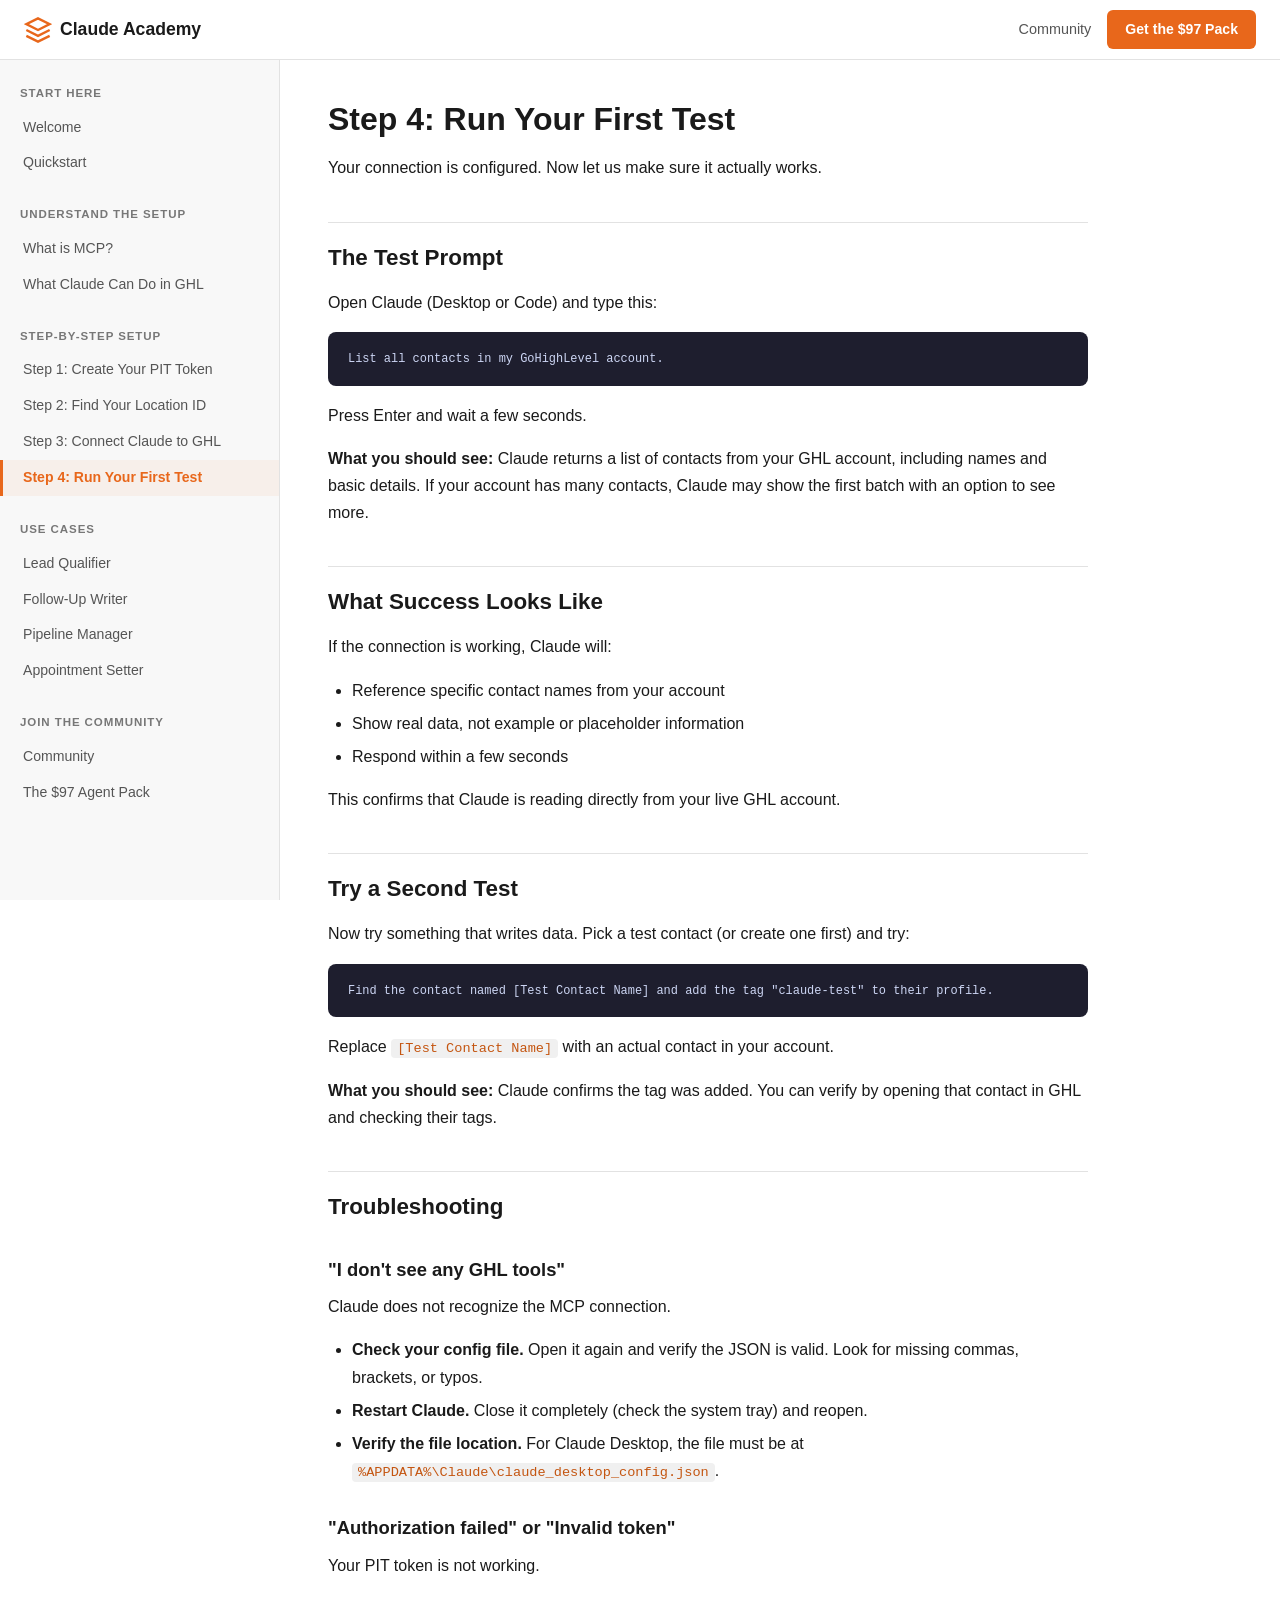
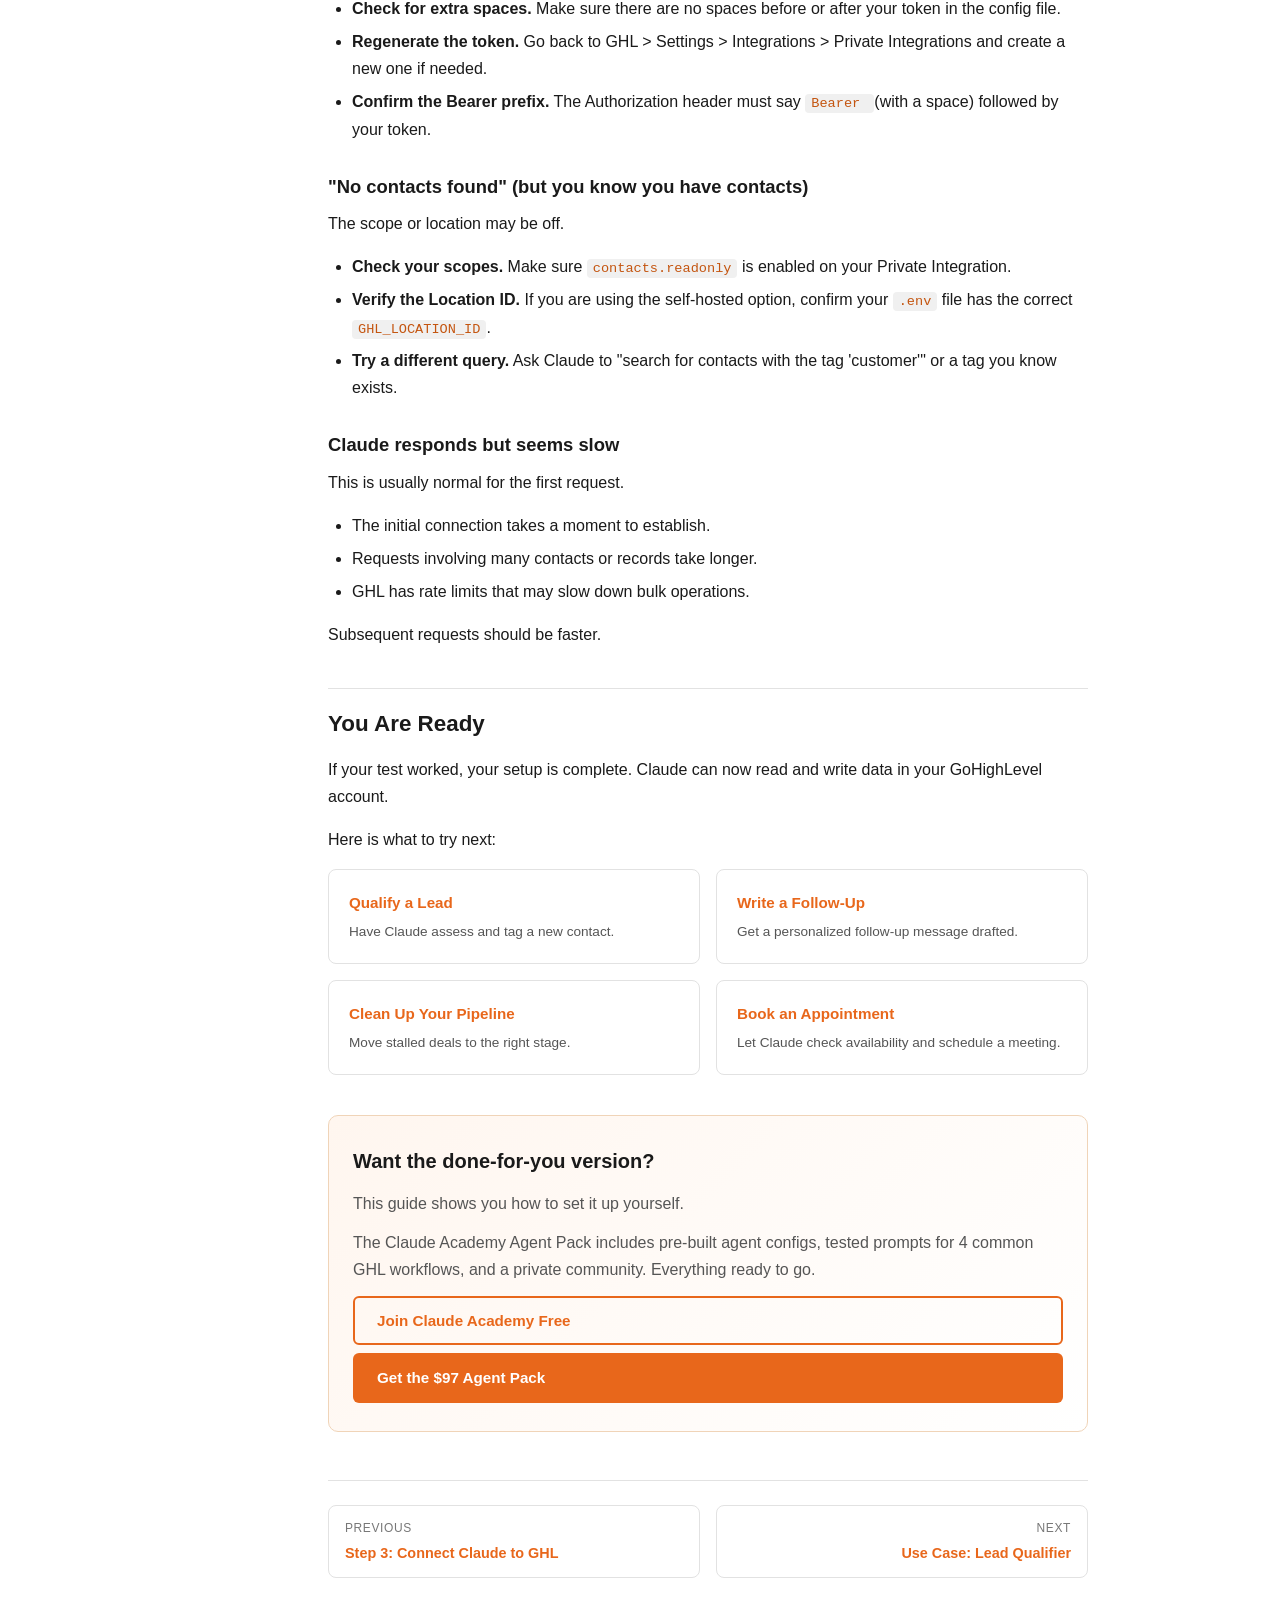
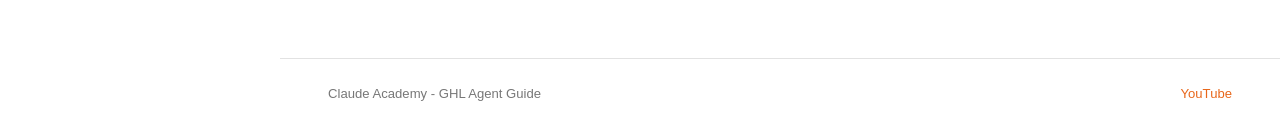
<file: docs/step-4-test.html>
<!DOCTYPE html>
<html lang="en">
<head>
  <meta charset="UTF-8">
  <meta name="viewport" content="width=device-width, initial-scale=1.0">
  <title>Step 4: Run Your First Test - Claude Academy</title>
  <meta name="description" content="Verify the connection works by running a real request against your GHL account.">
  <link rel="stylesheet" href="style.css">
</head>
<body>

<header class="topbar">
  <div style="display:flex;align-items:center;gap:12px">
    <button class="menu-toggle" onclick="toggleSidebar()" aria-label="Toggle menu">
      <svg viewBox="0 0 24 24" fill="none" stroke="currentColor" stroke-width="2"><line x1="3" y1="6" x2="21" y2="6"/><line x1="3" y1="12" x2="21" y2="12"/><line x1="3" y1="18" x2="21" y2="18"/></svg>
    </button>
    <a href="index.html" class="topbar-brand">
      <svg viewBox="0 0 24 24" fill="none" stroke="currentColor" stroke-width="2"><path d="M12 2L2 7l10 5 10-5-10-5z"/><path d="M2 17l10 5 10-5"/><path d="M2 12l10 5 10-5"/></svg>
      Claude Academy
    </a>
  </div>
  <div class="topbar-right">
    <a href="https://skool.com/claude-academy" class="topbar-link" target="_blank" rel="noopener">Community</a>
    <a href="https://skool.com/claude-academy/paid" class="topbar-cta" target="_blank" rel="noopener">Get the $97 Pack</a>
  </div>
</header>

<div class="sidebar-overlay" onclick="toggleSidebar()"></div>

<nav class="sidebar" id="sidebar">

  <div class="sidebar-group">
    <div class="sidebar-group-title">Start Here</div>
    <a href="index.html" class="sidebar-link" data-page="index">Welcome</a>
    <a href="quickstart.html" class="sidebar-link" data-page="quickstart">Quickstart</a>
  </div>
  <div class="sidebar-group">
    <div class="sidebar-group-title">Understand the Setup</div>
    <a href="what-is-mcp.html" class="sidebar-link" data-page="what-is-mcp">What is MCP?</a>
    <a href="ghl-agent.html" class="sidebar-link" data-page="ghl-agent">What Claude Can Do in GHL</a>
  </div>
  <div class="sidebar-group">
    <div class="sidebar-group-title">Step-by-Step Setup</div>
    <a href="step-1-pit.html" class="sidebar-link" data-page="step-1-pit">Step 1: Create Your PIT Token</a>
    <a href="step-2-location.html" class="sidebar-link" data-page="step-2-location">Step 2: Find Your Location ID</a>
    <a href="step-3-connect.html" class="sidebar-link" data-page="step-3-connect">Step 3: Connect Claude to GHL</a>
    <a href="step-4-test.html" class="sidebar-link active" data-page="step-4-test">Step 4: Run Your First Test</a>
  </div>
  <div class="sidebar-group">
    <div class="sidebar-group-title">Use Cases</div>
    <a href="lead-qualifier.html" class="sidebar-link" data-page="lead-qualifier">Lead Qualifier</a>
    <a href="follow-up.html" class="sidebar-link" data-page="follow-up">Follow-Up Writer</a>
    <a href="pipeline-mover.html" class="sidebar-link" data-page="pipeline-mover">Pipeline Manager</a>
    <a href="appointment.html" class="sidebar-link" data-page="appointment">Appointment Setter</a>
  </div>
  <div class="sidebar-group">
    <div class="sidebar-group-title">Join the Community</div>
    <a href="community.html" class="sidebar-link" data-page="community">Community</a>
    <a href="paid-pack.html" class="sidebar-link" data-page="paid-pack">The $97 Agent Pack</a>
  </div>
</nav>

<main class="main">
  <div class="content">


    <h1>Step 4: Run Your First Test</h1>

    <p>Your connection is configured. Now let us make sure it actually works.</p>

    <h2>The Test Prompt</h2>

    <p>Open Claude (Desktop or Code) and type this:</p>

    <pre><code>List all contacts in my GoHighLevel account.</code></pre>

    <p>Press Enter and wait a few seconds.</p>

    <p><strong>What you should see:</strong> Claude returns a list of contacts from your GHL account, including names and basic details. If your account has many contacts, Claude may show the first batch with an option to see more.</p>

    <h2>What Success Looks Like</h2>

    <p>If the connection is working, Claude will:</p>

    <ul>
      <li>Reference specific contact names from your account</li>
      <li>Show real data, not example or placeholder information</li>
      <li>Respond within a few seconds</li>
    </ul>

    <p>This confirms that Claude is reading directly from your live GHL account.</p>

    <h2>Try a Second Test</h2>

    <p>Now try something that writes data. Pick a test contact (or create one first) and try:</p>

    <pre><code>Find the contact named [Test Contact Name] and add the tag "claude-test" to their profile.</code></pre>

    <p>Replace <code>[Test Contact Name]</code> with an actual contact in your account.</p>

    <p><strong>What you should see:</strong> Claude confirms the tag was added. You can verify by opening that contact in GHL and checking their tags.</p>

    <h2>Troubleshooting</h2>

    <h3>"I don't see any GHL tools"</h3>

    <p>Claude does not recognize the MCP connection.</p>

    <ul>
      <li><strong>Check your config file.</strong> Open it again and verify the JSON is valid. Look for missing commas, brackets, or typos.</li>
      <li><strong>Restart Claude.</strong> Close it completely (check the system tray) and reopen.</li>
      <li><strong>Verify the file location.</strong> For Claude Desktop, the file must be at <code>%APPDATA%\Claude\claude_desktop_config.json</code>.</li>
    </ul>

    <h3>"Authorization failed" or "Invalid token"</h3>

    <p>Your PIT token is not working.</p>

    <ul>
      <li><strong>Check for extra spaces.</strong> Make sure there are no spaces before or after your token in the config file.</li>
      <li><strong>Regenerate the token.</strong> Go back to GHL &gt; Settings &gt; Integrations &gt; Private Integrations and create a new one if needed.</li>
      <li><strong>Confirm the Bearer prefix.</strong> The Authorization header must say <code>Bearer </code> (with a space) followed by your token.</li>
    </ul>

    <h3>"No contacts found" (but you know you have contacts)</h3>

    <p>The scope or location may be off.</p>

    <ul>
      <li><strong>Check your scopes.</strong> Make sure <code>contacts.readonly</code> is enabled on your Private Integration.</li>
      <li><strong>Verify the Location ID.</strong> If you are using the self-hosted option, confirm your <code>.env</code> file has the correct <code>GHL_LOCATION_ID</code>.</li>
      <li><strong>Try a different query.</strong> Ask Claude to "search for contacts with the tag 'customer'" or a tag you know exists.</li>
    </ul>

    <h3>Claude responds but seems slow</h3>

    <p>This is usually normal for the first request.</p>

    <ul>
      <li>The initial connection takes a moment to establish.</li>
      <li>Requests involving many contacts or records take longer.</li>
      <li>GHL has rate limits that may slow down bulk operations.</li>
    </ul>

    <p>Subsequent requests should be faster.</p>

    <h2>You Are Ready</h2>

    <p>If your test worked, your setup is complete. Claude can now read and write data in your GoHighLevel account.</p>

    <p>Here is what to try next:</p>

    <div class="card-grid">
      <a href="lead-qualifier.html" class="card">
        <div class="card-title">Qualify a Lead</div>
        <div class="card-desc">Have Claude assess and tag a new contact.</div>
      </a>
      <a href="follow-up.html" class="card">
        <div class="card-title">Write a Follow-Up</div>
        <div class="card-desc">Get a personalized follow-up message drafted.</div>
      </a>
      <a href="pipeline-mover.html" class="card">
        <div class="card-title">Clean Up Your Pipeline</div>
        <div class="card-desc">Move stalled deals to the right stage.</div>
      </a>
      <a href="appointment.html" class="card">
        <div class="card-title">Book an Appointment</div>
        <div class="card-desc">Let Claude check availability and schedule a meeting.</div>
      </a>
    </div>


    <div class="cta-box">
      <h2>Want the done-for-you version?</h2>
      <p>This guide shows you how to set it up yourself.</p>
      <p>The Claude Academy Agent Pack includes pre-built agent configs, tested prompts for 4 common GHL workflows, and a private community. Everything ready to go.</p>
      <div class="cta-links">
        <a href="https://skool.com/claude-academy" class="btn-secondary" target="_blank" rel="noopener">Join Claude Academy Free</a>
        <a href="https://skool.com/claude-academy/paid" class="btn-primary" target="_blank" rel="noopener">Get the $97 Agent Pack</a>
      </div>
    </div>

    <div class="page-nav">
      <a href="step-3-connect.html">
        <div class="nav-label">Previous</div>
        <div class="nav-title">Step 3: Connect Claude to GHL</div>
      </a>
      <a href="lead-qualifier.html" class="next">
        <div class="nav-label">Next</div>
        <div class="nav-title">Use Case: Lead Qualifier</div>
      </a>
    </div>

  </div>
</main>

<footer class="footer">
  <span>Claude Academy - GHL Agent Guide</span>
  <a href="https://youtube.com/@claudeacademy" target="_blank" rel="noopener">YouTube</a>
</footer>

<script>
function toggleSidebar() {
  document.getElementById('sidebar').classList.toggle('open');
  document.querySelector('.sidebar-overlay').classList.toggle('open');
}
</script>
</body>
</html>
</file>
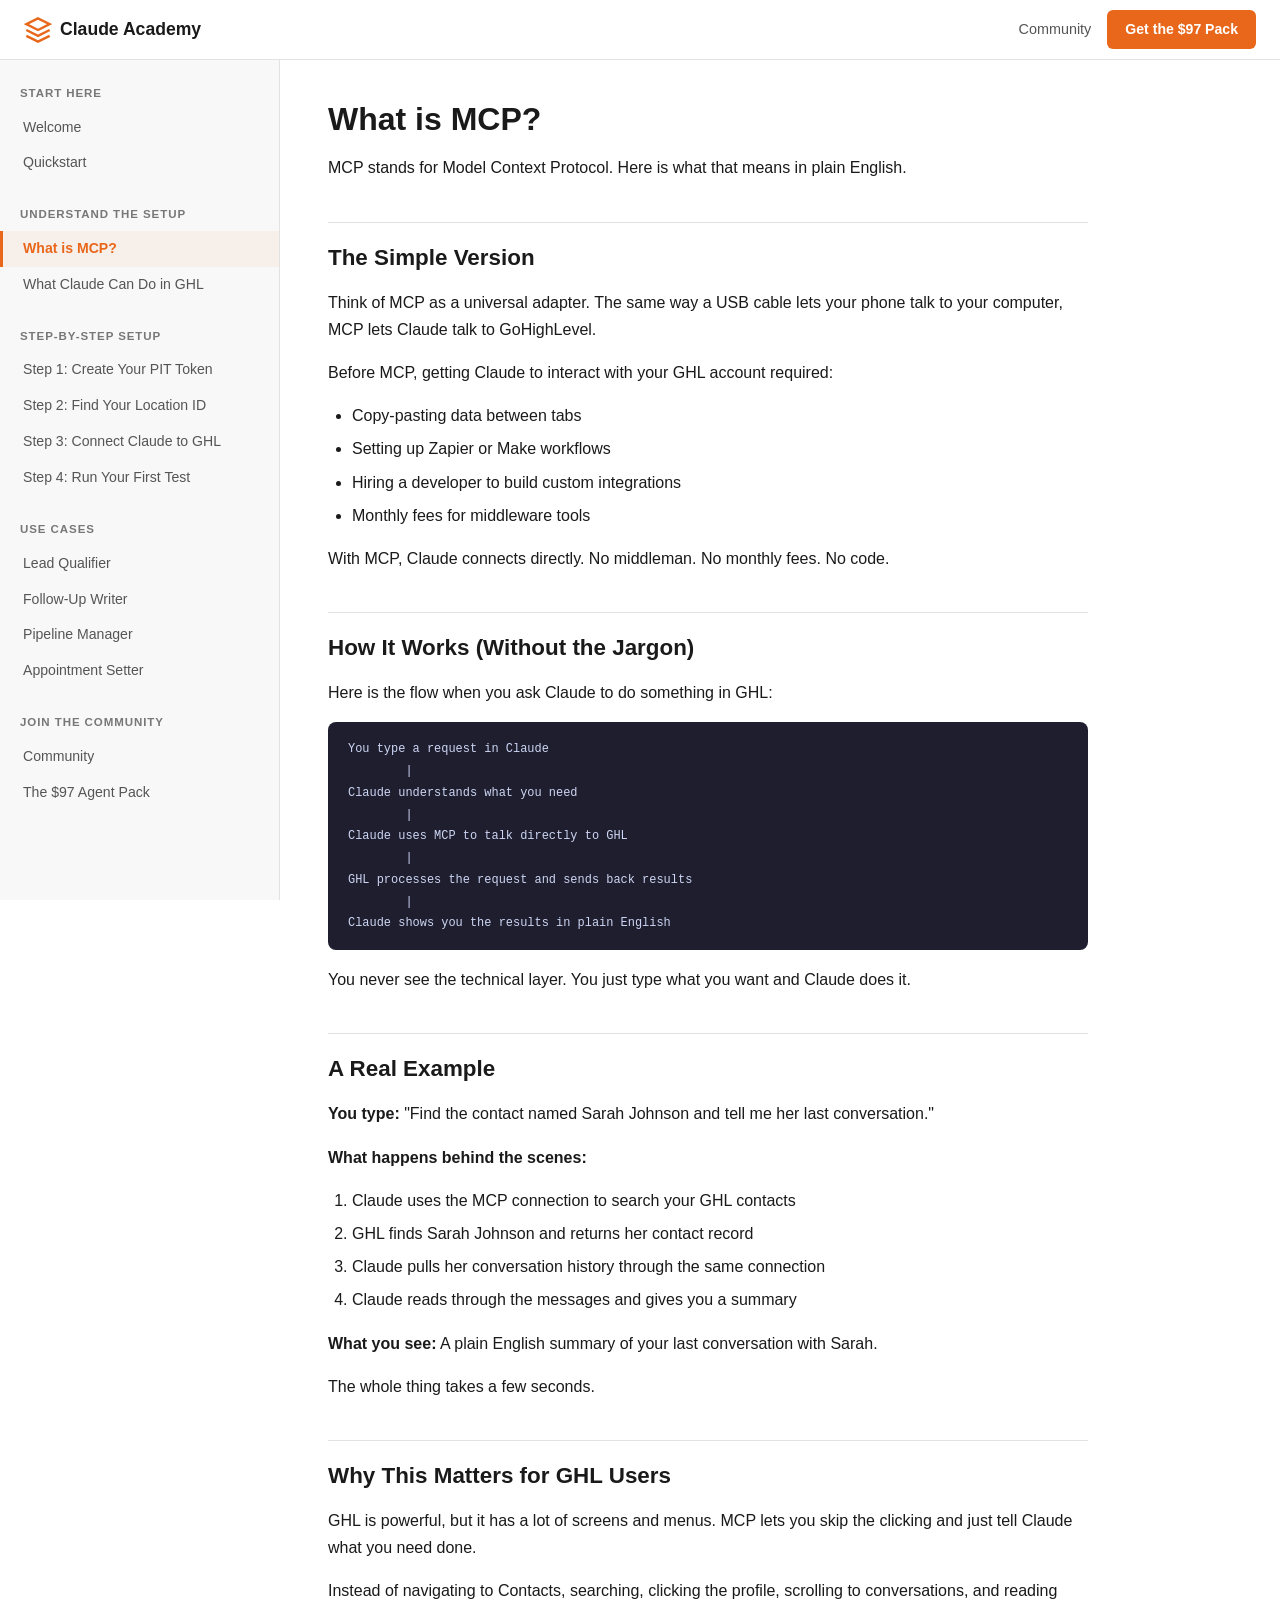
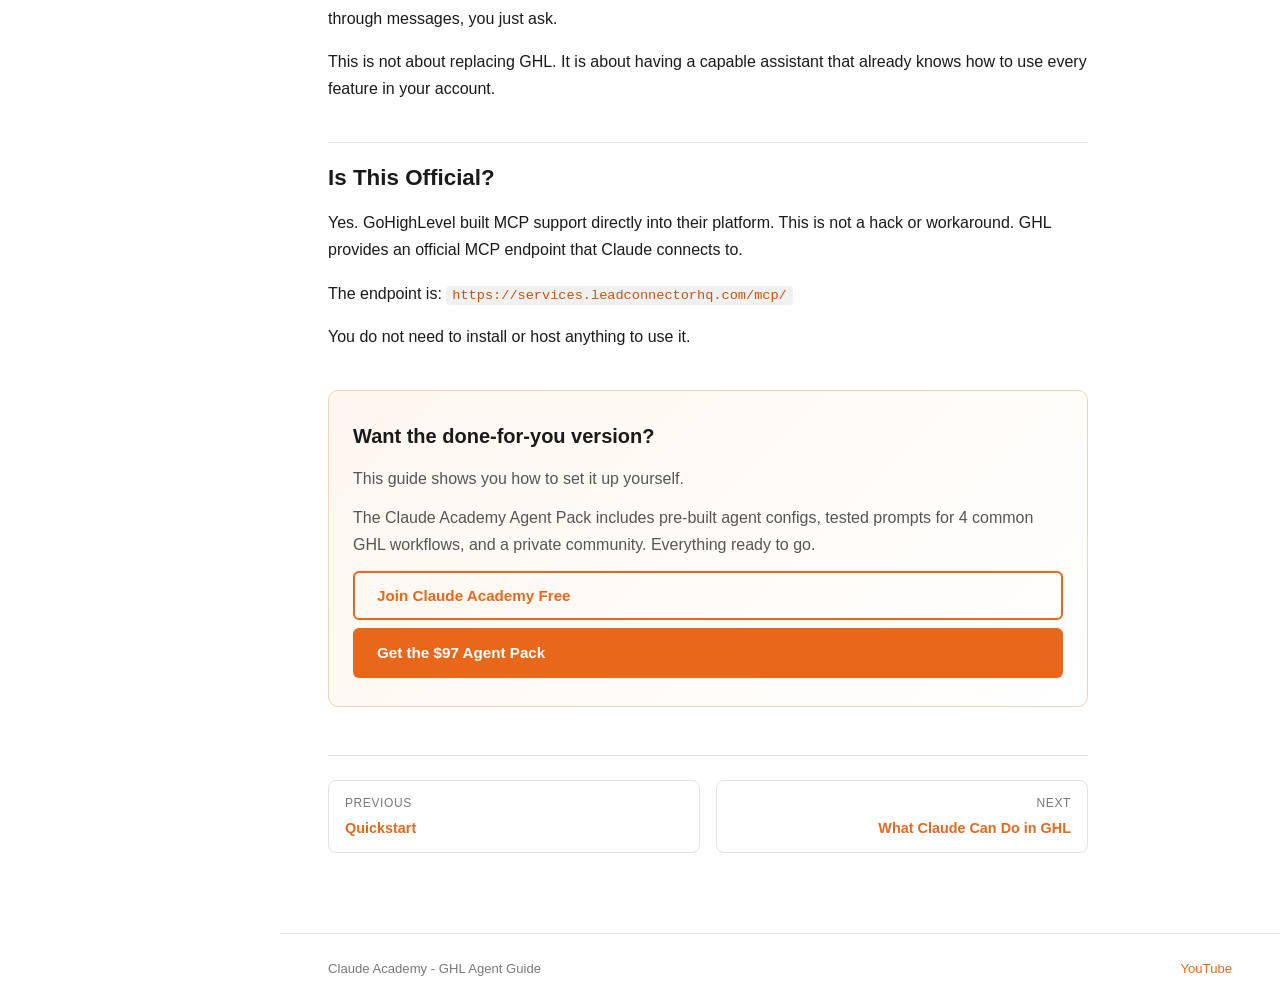
<file: docs/what-is-mcp.html>
<!DOCTYPE html>
<html lang="en">
<head>
  <meta charset="UTF-8">
  <meta name="viewport" content="width=device-width, initial-scale=1.0">
  <title>What is MCP? - Claude Academy</title>
  <meta name="description" content="A plain English explanation of how Claude connects to GoHighLevel.">
  <link rel="stylesheet" href="style.css">
</head>
<body>

<header class="topbar">
  <div style="display:flex;align-items:center;gap:12px">
    <button class="menu-toggle" onclick="toggleSidebar()" aria-label="Toggle menu">
      <svg viewBox="0 0 24 24" fill="none" stroke="currentColor" stroke-width="2"><line x1="3" y1="6" x2="21" y2="6"/><line x1="3" y1="12" x2="21" y2="12"/><line x1="3" y1="18" x2="21" y2="18"/></svg>
    </button>
    <a href="index.html" class="topbar-brand">
      <svg viewBox="0 0 24 24" fill="none" stroke="currentColor" stroke-width="2"><path d="M12 2L2 7l10 5 10-5-10-5z"/><path d="M2 17l10 5 10-5"/><path d="M2 12l10 5 10-5"/></svg>
      Claude Academy
    </a>
  </div>
  <div class="topbar-right">
    <a href="https://skool.com/claude-academy" class="topbar-link" target="_blank" rel="noopener">Community</a>
    <a href="https://skool.com/claude-academy/paid" class="topbar-cta" target="_blank" rel="noopener">Get the $97 Pack</a>
  </div>
</header>

<div class="sidebar-overlay" onclick="toggleSidebar()"></div>

<nav class="sidebar" id="sidebar">

  <div class="sidebar-group">
    <div class="sidebar-group-title">Start Here</div>
    <a href="index.html" class="sidebar-link" data-page="index">Welcome</a>
    <a href="quickstart.html" class="sidebar-link" data-page="quickstart">Quickstart</a>
  </div>
  <div class="sidebar-group">
    <div class="sidebar-group-title">Understand the Setup</div>
    <a href="what-is-mcp.html" class="sidebar-link active" data-page="what-is-mcp">What is MCP?</a>
    <a href="ghl-agent.html" class="sidebar-link" data-page="ghl-agent">What Claude Can Do in GHL</a>
  </div>
  <div class="sidebar-group">
    <div class="sidebar-group-title">Step-by-Step Setup</div>
    <a href="step-1-pit.html" class="sidebar-link" data-page="step-1-pit">Step 1: Create Your PIT Token</a>
    <a href="step-2-location.html" class="sidebar-link" data-page="step-2-location">Step 2: Find Your Location ID</a>
    <a href="step-3-connect.html" class="sidebar-link" data-page="step-3-connect">Step 3: Connect Claude to GHL</a>
    <a href="step-4-test.html" class="sidebar-link" data-page="step-4-test">Step 4: Run Your First Test</a>
  </div>
  <div class="sidebar-group">
    <div class="sidebar-group-title">Use Cases</div>
    <a href="lead-qualifier.html" class="sidebar-link" data-page="lead-qualifier">Lead Qualifier</a>
    <a href="follow-up.html" class="sidebar-link" data-page="follow-up">Follow-Up Writer</a>
    <a href="pipeline-mover.html" class="sidebar-link" data-page="pipeline-mover">Pipeline Manager</a>
    <a href="appointment.html" class="sidebar-link" data-page="appointment">Appointment Setter</a>
  </div>
  <div class="sidebar-group">
    <div class="sidebar-group-title">Join the Community</div>
    <a href="community.html" class="sidebar-link" data-page="community">Community</a>
    <a href="paid-pack.html" class="sidebar-link" data-page="paid-pack">The $97 Agent Pack</a>
  </div>
</nav>

<main class="main">
  <div class="content">


    <h1>What is MCP?</h1>

    <p>MCP stands for Model Context Protocol. Here is what that means in plain English.</p>

    <h2>The Simple Version</h2>

    <p>Think of MCP as a universal adapter. The same way a USB cable lets your phone talk to your computer, MCP lets Claude talk to GoHighLevel.</p>

    <p>Before MCP, getting Claude to interact with your GHL account required:</p>

    <ul>
      <li>Copy-pasting data between tabs</li>
      <li>Setting up Zapier or Make workflows</li>
      <li>Hiring a developer to build custom integrations</li>
      <li>Monthly fees for middleware tools</li>
    </ul>

    <p>With MCP, Claude connects directly. No middleman. No monthly fees. No code.</p>

    <h2>How It Works (Without the Jargon)</h2>

    <p>Here is the flow when you ask Claude to do something in GHL:</p>

    <pre><code>You type a request in Claude
        |
Claude understands what you need
        |
Claude uses MCP to talk directly to GHL
        |
GHL processes the request and sends back results
        |
Claude shows you the results in plain English</code></pre>

    <p>You never see the technical layer. You just type what you want and Claude does it.</p>

    <h2>A Real Example</h2>

    <p><strong>You type:</strong> "Find the contact named Sarah Johnson and tell me her last conversation."</p>

    <p><strong>What happens behind the scenes:</strong></p>

    <ol>
      <li>Claude uses the MCP connection to search your GHL contacts</li>
      <li>GHL finds Sarah Johnson and returns her contact record</li>
      <li>Claude pulls her conversation history through the same connection</li>
      <li>Claude reads through the messages and gives you a summary</li>
    </ol>

    <p><strong>What you see:</strong> A plain English summary of your last conversation with Sarah.</p>

    <p>The whole thing takes a few seconds.</p>

    <h2>Why This Matters for GHL Users</h2>

    <p>GHL is powerful, but it has a lot of screens and menus. MCP lets you skip the clicking and just tell Claude what you need done.</p>

    <p>Instead of navigating to Contacts, searching, clicking the profile, scrolling to conversations, and reading through messages, you just ask.</p>

    <p>This is not about replacing GHL. It is about having a capable assistant that already knows how to use every feature in your account.</p>

    <h2>Is This Official?</h2>

    <p>Yes. GoHighLevel built MCP support directly into their platform. This is not a hack or workaround. GHL provides an official MCP endpoint that Claude connects to.</p>

    <p>The endpoint is: <code>https://services.leadconnectorhq.com/mcp/</code></p>

    <p>You do not need to install or host anything to use it.</p>


    <div class="cta-box">
      <h2>Want the done-for-you version?</h2>
      <p>This guide shows you how to set it up yourself.</p>
      <p>The Claude Academy Agent Pack includes pre-built agent configs, tested prompts for 4 common GHL workflows, and a private community. Everything ready to go.</p>
      <div class="cta-links">
        <a href="https://skool.com/claude-academy" class="btn-secondary" target="_blank" rel="noopener">Join Claude Academy Free</a>
        <a href="https://skool.com/claude-academy/paid" class="btn-primary" target="_blank" rel="noopener">Get the $97 Agent Pack</a>
      </div>
    </div>

    <div class="page-nav">
      <a href="quickstart.html">
        <div class="nav-label">Previous</div>
        <div class="nav-title">Quickstart</div>
      </a>
      <a href="ghl-agent.html" class="next">
        <div class="nav-label">Next</div>
        <div class="nav-title">What Claude Can Do in GHL</div>
      </a>
    </div>

  </div>
</main>

<footer class="footer">
  <span>Claude Academy - GHL Agent Guide</span>
  <a href="https://youtube.com/@claudeacademy" target="_blank" rel="noopener">YouTube</a>
</footer>

<script>
function toggleSidebar() {
  document.getElementById('sidebar').classList.toggle('open');
  document.querySelector('.sidebar-overlay').classList.toggle('open');
}
</script>
</body>
</html>
</file>
<file: docs/style.css>
/* Claude Academy - GHL Agent Guide */
/* Brand: #E8671B (orange), #F59E4F (light), #C45510 (dark) */

*, *::before, *::after {
  box-sizing: border-box;
  margin: 0;
  padding: 0;
}

:root {
  --brand: #E8671B;
  --brand-light: #F59E4F;
  --brand-dark: #C45510;
  --bg: #ffffff;
  --bg-alt: #f8f8f8;
  --bg-code: #1e1e2e;
  --text: #1a1a1a;
  --text-muted: #555;
  --text-light: #777;
  --border: #e2e2e2;
  --sidebar-w: 280px;
  --topbar-h: 60px;
  --max-content: 760px;
}

html {
  font-size: 16px;
  scroll-behavior: smooth;
}

body {
  font-family: -apple-system, BlinkMacSystemFont, "Segoe UI", Roboto, Helvetica, Arial, sans-serif;
  color: var(--text);
  background: var(--bg);
  line-height: 1.7;
  -webkit-font-smoothing: antialiased;
}

/* ---- TOPBAR ---- */
.topbar {
  position: fixed;
  top: 0;
  left: 0;
  right: 0;
  height: var(--topbar-h);
  background: #fff;
  border-bottom: 1px solid var(--border);
  display: flex;
  align-items: center;
  justify-content: space-between;
  padding: 0 24px;
  z-index: 100;
}

.topbar-brand {
  font-weight: 700;
  font-size: 1.1rem;
  color: var(--text);
  text-decoration: none;
  display: flex;
  align-items: center;
  gap: 8px;
}

.topbar-brand svg {
  width: 28px;
  height: 28px;
  color: var(--brand);
}

.topbar-right {
  display: flex;
  align-items: center;
  gap: 16px;
}

.topbar-link {
  color: var(--text-muted);
  text-decoration: none;
  font-size: 0.9rem;
  font-weight: 500;
}

.topbar-link:hover {
  color: var(--brand);
}

.topbar-cta {
  display: inline-block;
  background: var(--brand);
  color: #fff;
  padding: 8px 18px;
  border-radius: 6px;
  text-decoration: none;
  font-size: 0.88rem;
  font-weight: 600;
  transition: background 0.15s;
}

.topbar-cta:hover {
  background: var(--brand-dark);
}

.menu-toggle {
  display: none;
  background: none;
  border: none;
  cursor: pointer;
  padding: 4px;
}

.menu-toggle svg {
  width: 24px;
  height: 24px;
  color: var(--text);
}

/* ---- SIDEBAR ---- */
.sidebar {
  position: fixed;
  top: var(--topbar-h);
  left: 0;
  bottom: 0;
  width: var(--sidebar-w);
  background: var(--bg-alt);
  border-right: 1px solid var(--border);
  overflow-y: auto;
  padding: 24px 0;
  z-index: 90;
}

.sidebar-group {
  margin-bottom: 24px;
}

.sidebar-group-title {
  padding: 0 20px;
  font-size: 0.72rem;
  font-weight: 700;
  text-transform: uppercase;
  letter-spacing: 0.08em;
  color: var(--text-light);
  margin-bottom: 6px;
}

.sidebar-link {
  display: block;
  padding: 6px 20px;
  color: var(--text-muted);
  text-decoration: none;
  font-size: 0.88rem;
  font-weight: 450;
  border-left: 3px solid transparent;
  transition: all 0.12s;
}

.sidebar-link:hover {
  color: var(--brand);
  background: rgba(232, 103, 27, 0.04);
}

.sidebar-link.active {
  color: var(--brand);
  border-left-color: var(--brand);
  font-weight: 600;
  background: rgba(232, 103, 27, 0.06);
}

/* ---- MAIN CONTENT ---- */
.main {
  margin-left: var(--sidebar-w);
  margin-top: var(--topbar-h);
  padding: 40px 48px 80px;
}

.content {
  max-width: var(--max-content);
}

/* ---- TYPOGRAPHY ---- */
.content h1 {
  font-size: 2rem;
  font-weight: 800;
  line-height: 1.2;
  margin-bottom: 16px;
  color: var(--text);
}

.content h2 {
  font-size: 1.4rem;
  font-weight: 700;
  margin-top: 40px;
  margin-bottom: 12px;
  padding-top: 16px;
  border-top: 1px solid var(--border);
  color: var(--text);
}

.content h3 {
  font-size: 1.15rem;
  font-weight: 650;
  margin-top: 28px;
  margin-bottom: 8px;
  color: var(--text);
}

.content p {
  margin-bottom: 16px;
}

.content ul, .content ol {
  margin-bottom: 16px;
  padding-left: 24px;
}

.content li {
  margin-bottom: 6px;
}

.content a {
  color: var(--brand);
  text-decoration: none;
  font-weight: 500;
}

.content a:hover {
  text-decoration: underline;
}

.content strong {
  font-weight: 650;
}

.content hr {
  border: none;
  border-top: 1px solid var(--border);
  margin: 40px 0;
}

/* ---- CODE BLOCKS ---- */
.content pre {
  background: var(--bg-code);
  color: #cdd6f4;
  padding: 16px 20px;
  border-radius: 8px;
  overflow-x: auto;
  margin-bottom: 16px;
  font-size: 0.85rem;
  line-height: 1.6;
}

.content code {
  font-family: "SF Mono", "Fira Code", "Cascadia Code", Consolas, monospace;
  font-size: 0.88em;
}

.content p code, .content li code, .content td code {
  background: #f0f0f0;
  padding: 2px 6px;
  border-radius: 4px;
  font-size: 0.85em;
  color: var(--brand-dark);
}

/* ---- TABLES ---- */
.content table {
  width: 100%;
  border-collapse: collapse;
  margin-bottom: 20px;
  font-size: 0.92rem;
}

.content th {
  text-align: left;
  font-weight: 650;
  padding: 10px 14px;
  border-bottom: 2px solid var(--border);
  background: var(--bg-alt);
}

.content td {
  padding: 10px 14px;
  border-bottom: 1px solid var(--border);
}

/* ---- CALLOUT BOXES ---- */
.callout {
  padding: 16px 20px;
  border-radius: 8px;
  margin-bottom: 20px;
  font-size: 0.92rem;
  border-left: 4px solid;
}

.callout-warning {
  background: #fff8f0;
  border-color: var(--brand);
  color: #7a3d00;
}

.callout-info {
  background: #f0f4ff;
  border-color: #4a7cf7;
  color: #1e3a6e;
}

/* ---- CARD GRID ---- */
.card-grid {
  display: grid;
  grid-template-columns: repeat(2, 1fr);
  gap: 16px;
  margin-bottom: 20px;
}

.card {
  border: 1px solid var(--border);
  border-radius: 8px;
  padding: 20px;
  text-decoration: none;
  color: var(--text);
  transition: border-color 0.15s, box-shadow 0.15s;
}

.card:hover {
  border-color: var(--brand);
  box-shadow: 0 2px 12px rgba(232, 103, 27, 0.1);
  text-decoration: none;
}

.card-title {
  font-weight: 650;
  font-size: 0.95rem;
  margin-bottom: 4px;
  color: var(--brand);
}

.card-desc {
  font-size: 0.85rem;
  color: var(--text-muted);
}

/* ---- CTA BOX ---- */
.cta-box {
  background: linear-gradient(135deg, #fff6ef 0%, #fff 100%);
  border: 1px solid #f0d4b8;
  border-radius: 10px;
  padding: 28px 24px;
  margin-top: 40px;
}

.cta-box h2 {
  border: none;
  margin-top: 0;
  padding-top: 0;
  font-size: 1.25rem;
}

.cta-box p {
  margin-bottom: 12px;
  color: var(--text-muted);
}

.cta-box .cta-links {
  display: flex;
  flex-direction: column;
  gap: 8px;
}

.cta-box .cta-links a {
  font-weight: 600;
}

.btn-primary {
  display: inline-block;
  background: var(--brand);
  color: #fff !important;
  padding: 12px 24px;
  border-radius: 6px;
  text-decoration: none !important;
  font-weight: 600;
  font-size: 0.95rem;
  transition: background 0.15s;
}

.btn-primary:hover {
  background: var(--brand-dark);
}

.btn-secondary {
  display: inline-block;
  border: 2px solid var(--brand);
  color: var(--brand) !important;
  padding: 10px 22px;
  border-radius: 6px;
  text-decoration: none !important;
  font-weight: 600;
  font-size: 0.95rem;
  transition: all 0.15s;
}

.btn-secondary:hover {
  background: var(--brand);
  color: #fff !important;
}

/* ---- CHECKLIST ---- */
.checklist {
  list-style: none;
  padding: 0;
}

.checklist li {
  padding: 4px 0 4px 28px;
  position: relative;
}

.checklist li::before {
  content: "";
  position: absolute;
  left: 0;
  top: 8px;
  width: 16px;
  height: 16px;
  border: 2px solid var(--border);
  border-radius: 3px;
}

/* ---- PREV/NEXT NAV ---- */
.page-nav {
  display: flex;
  justify-content: space-between;
  margin-top: 48px;
  padding-top: 24px;
  border-top: 1px solid var(--border);
  gap: 16px;
}

.page-nav a {
  display: block;
  padding: 12px 16px;
  border: 1px solid var(--border);
  border-radius: 8px;
  text-decoration: none;
  color: var(--text);
  font-size: 0.9rem;
  transition: border-color 0.15s;
  flex: 1;
}

.page-nav a:hover {
  border-color: var(--brand);
  text-decoration: none;
}

.page-nav .nav-label {
  font-size: 0.75rem;
  color: var(--text-light);
  text-transform: uppercase;
  letter-spacing: 0.05em;
  margin-bottom: 2px;
}

.page-nav .nav-title {
  font-weight: 600;
  color: var(--brand);
}

.page-nav .next {
  text-align: right;
}

/* ---- PRICING ---- */
.price-tag {
  font-size: 2rem;
  font-weight: 800;
  color: var(--brand);
}

.price-tag .old-price {
  text-decoration: line-through;
  color: var(--text-light);
  font-size: 1.2rem;
  font-weight: 500;
  margin-right: 8px;
}

/* ---- FOOTER ---- */
.footer {
  margin-left: var(--sidebar-w);
  padding: 24px 48px;
  border-top: 1px solid var(--border);
  font-size: 0.82rem;
  color: var(--text-light);
  display: flex;
  justify-content: space-between;
  align-items: center;
}

.footer a {
  color: var(--brand);
  text-decoration: none;
}

/* ---- SIDEBAR OVERLAY for mobile ---- */
.sidebar-overlay {
  display: none;
  position: fixed;
  inset: 0;
  background: rgba(0,0,0,0.4);
  z-index: 85;
}

/* ---- RESPONSIVE ---- */
@media (max-width: 900px) {
  .sidebar {
    transform: translateX(-100%);
    transition: transform 0.25s ease;
    z-index: 95;
  }

  .sidebar.open {
    transform: translateX(0);
  }

  .sidebar-overlay.open {
    display: block;
  }

  .main {
    margin-left: 0;
    padding: 32px 20px 60px;
  }

  .footer {
    margin-left: 0;
    padding: 20px;
    flex-direction: column;
    gap: 8px;
    text-align: center;
  }

  .menu-toggle {
    display: block;
  }

  .card-grid {
    grid-template-columns: 1fr;
  }

  .content h1 {
    font-size: 1.6rem;
  }

  .page-nav {
    flex-direction: column;
  }
}

@media (max-width: 480px) {
  .topbar-link {
    display: none;
  }

  .topbar-cta {
    font-size: 0.82rem;
    padding: 6px 14px;
  }
}
</file>
